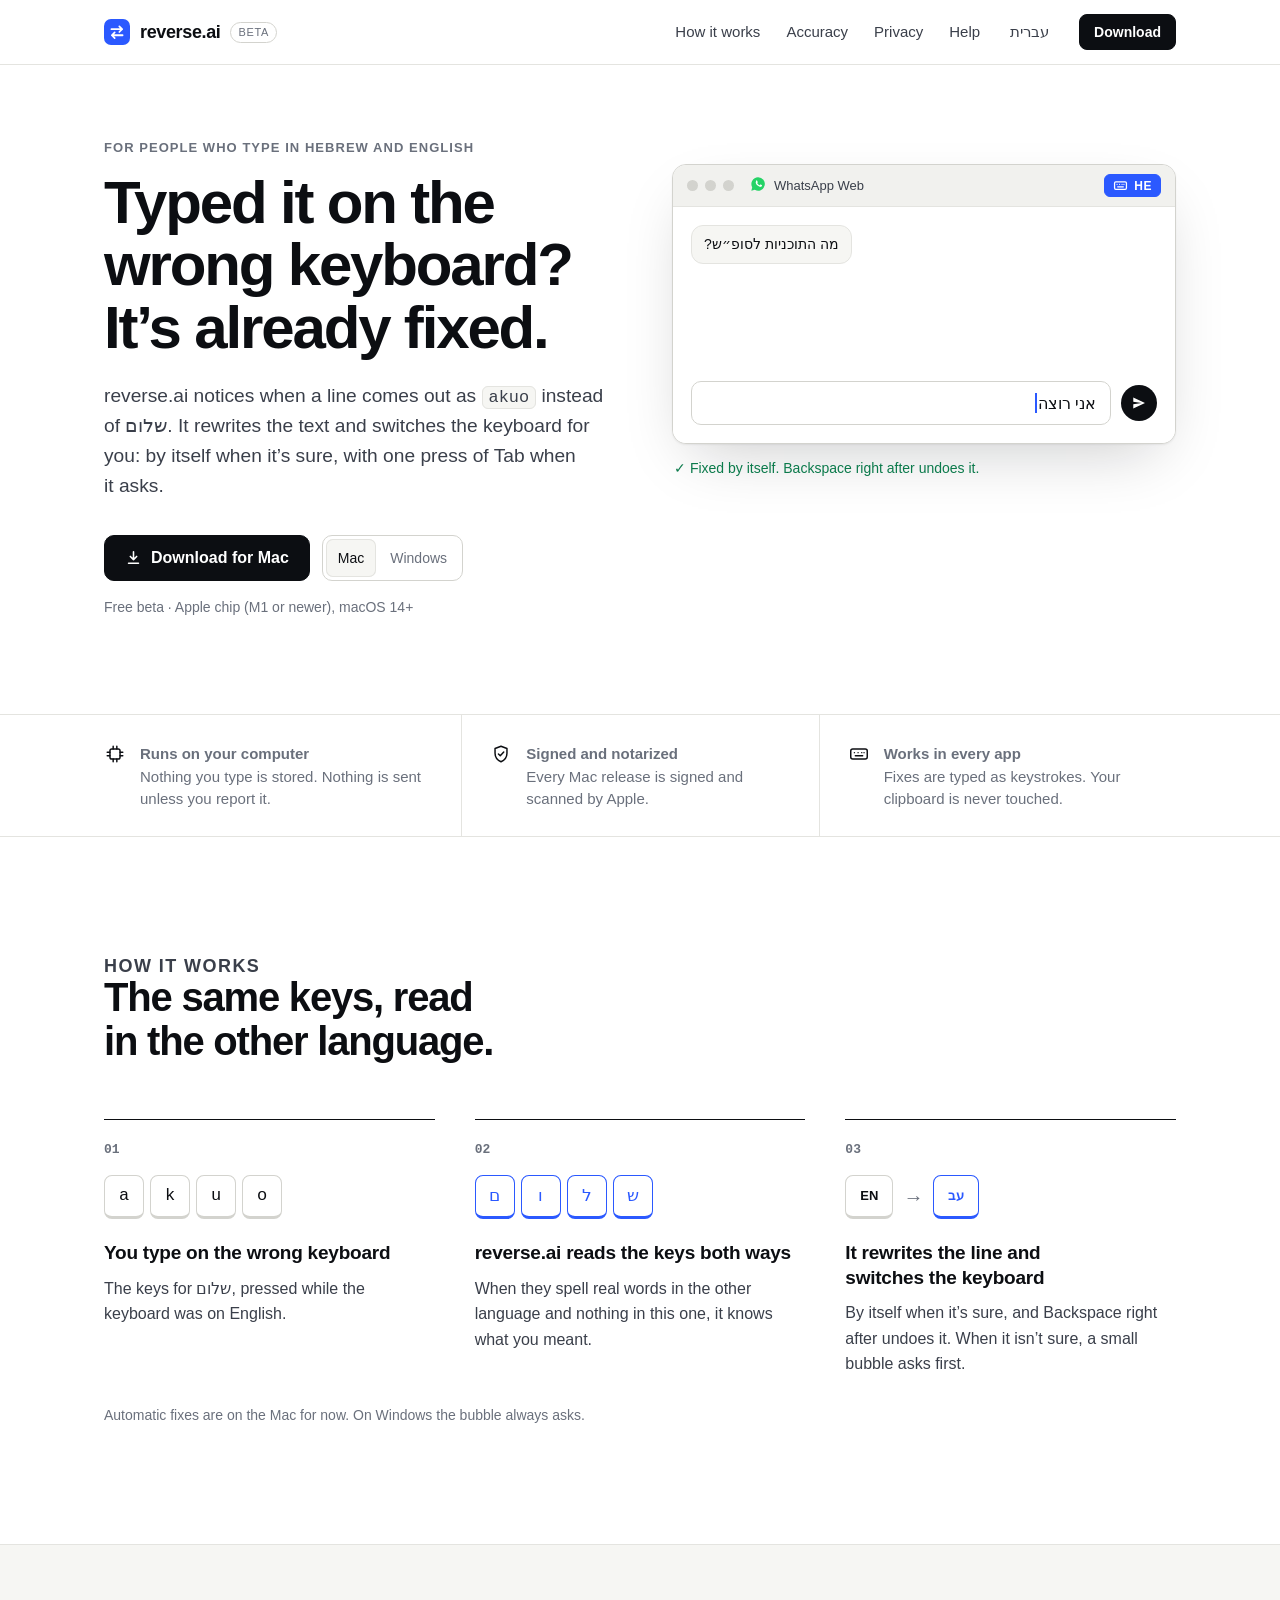
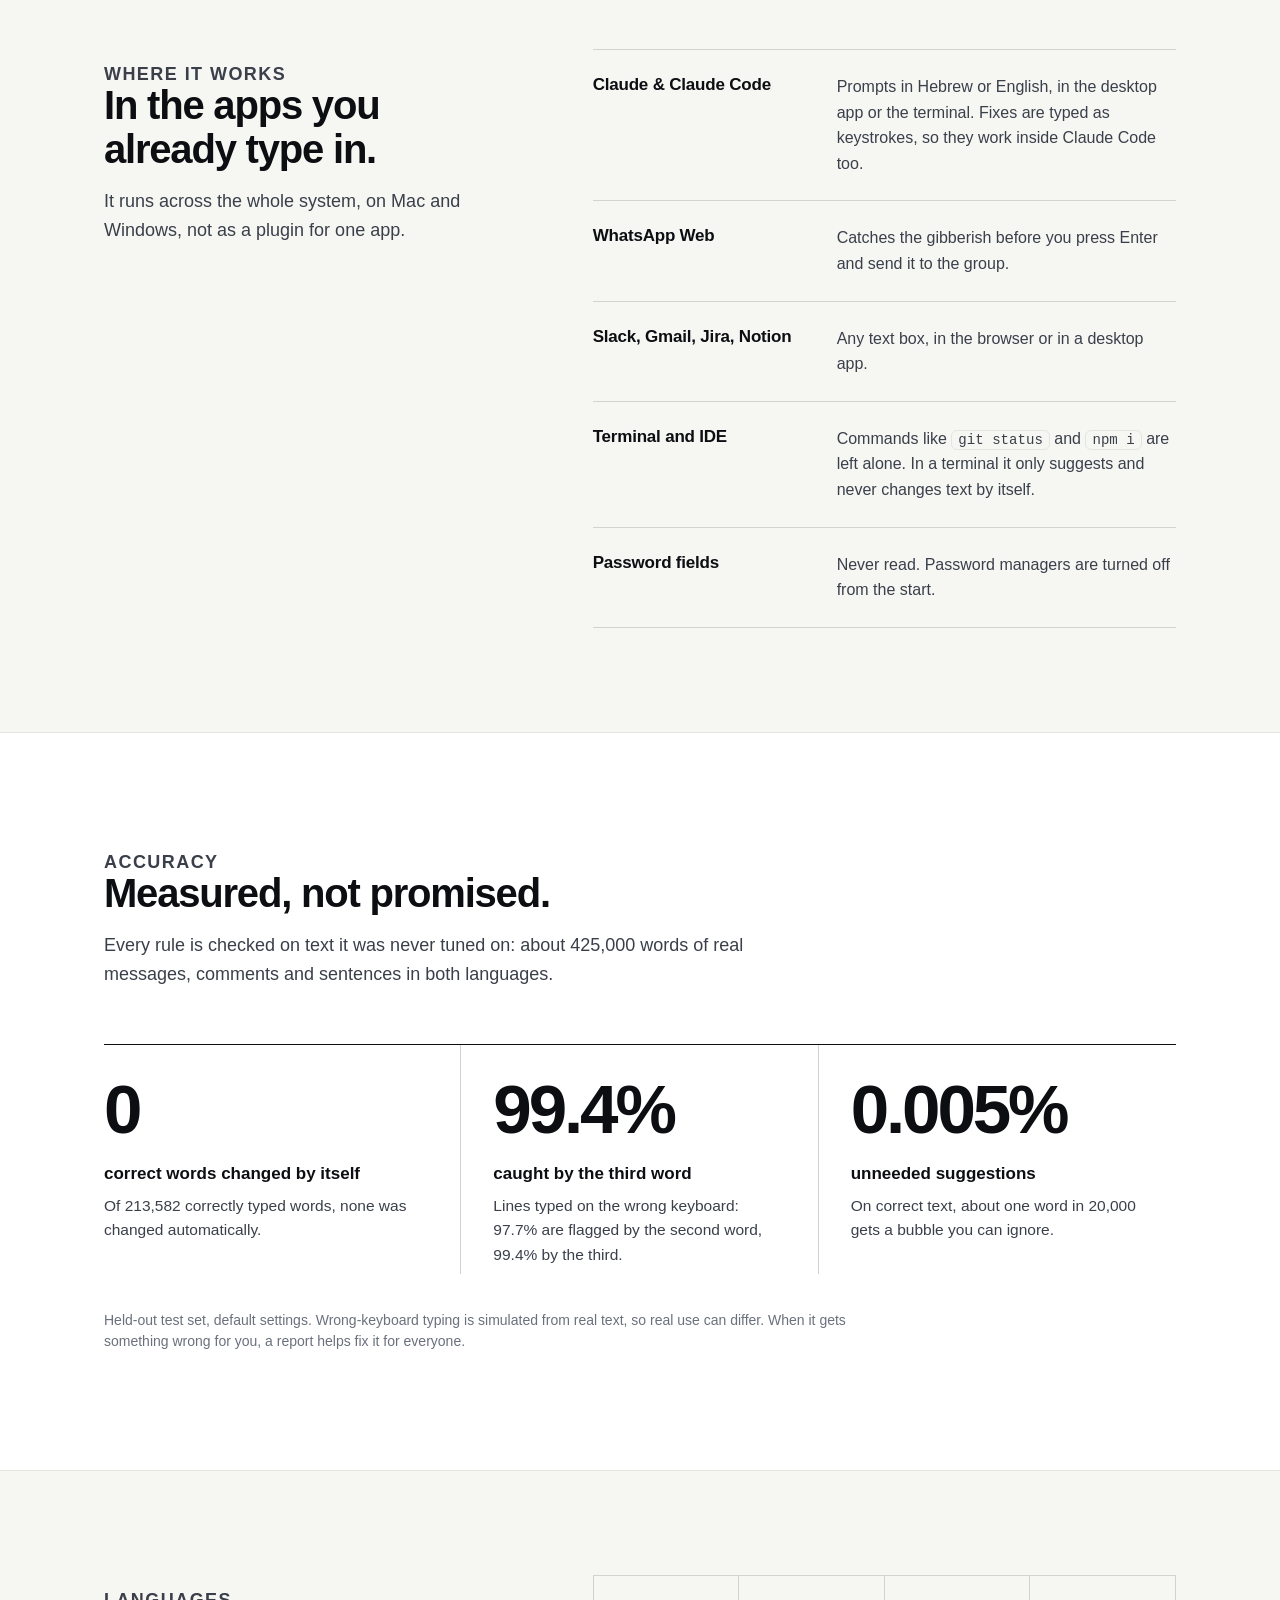
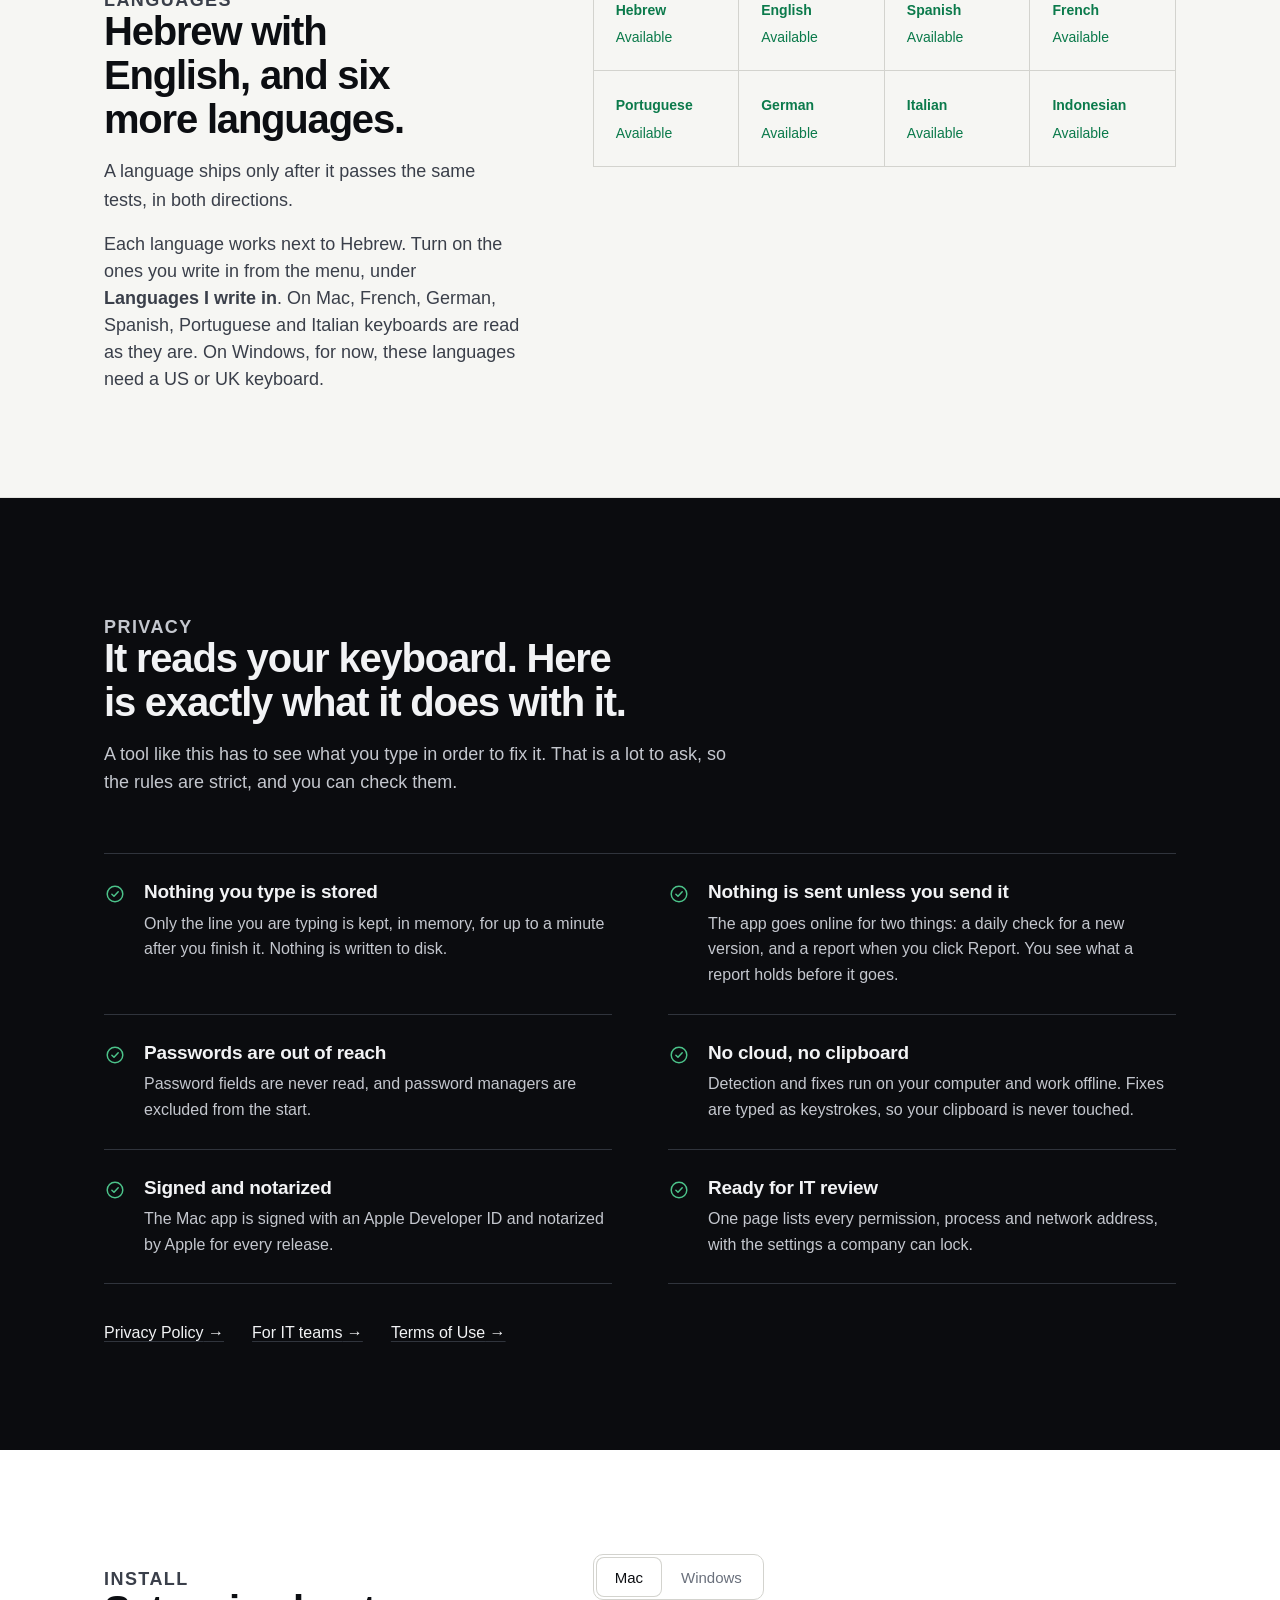
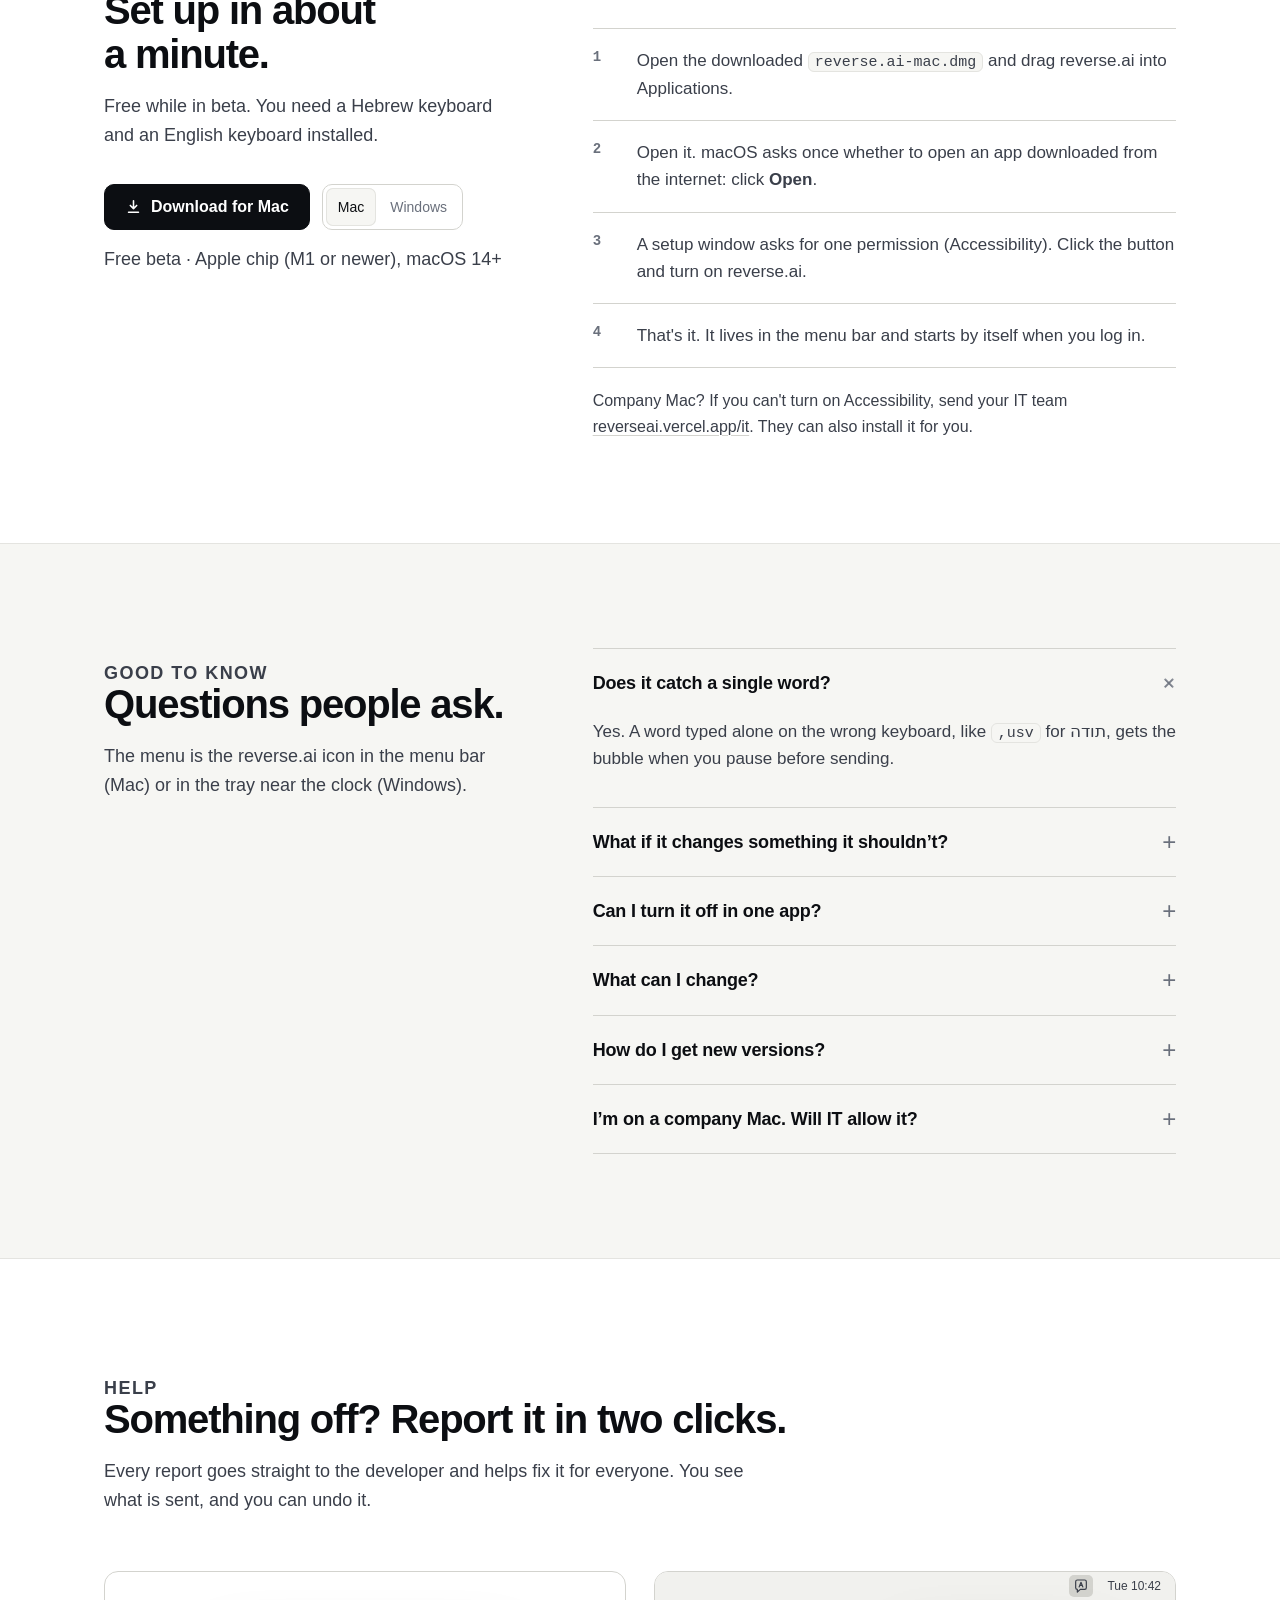
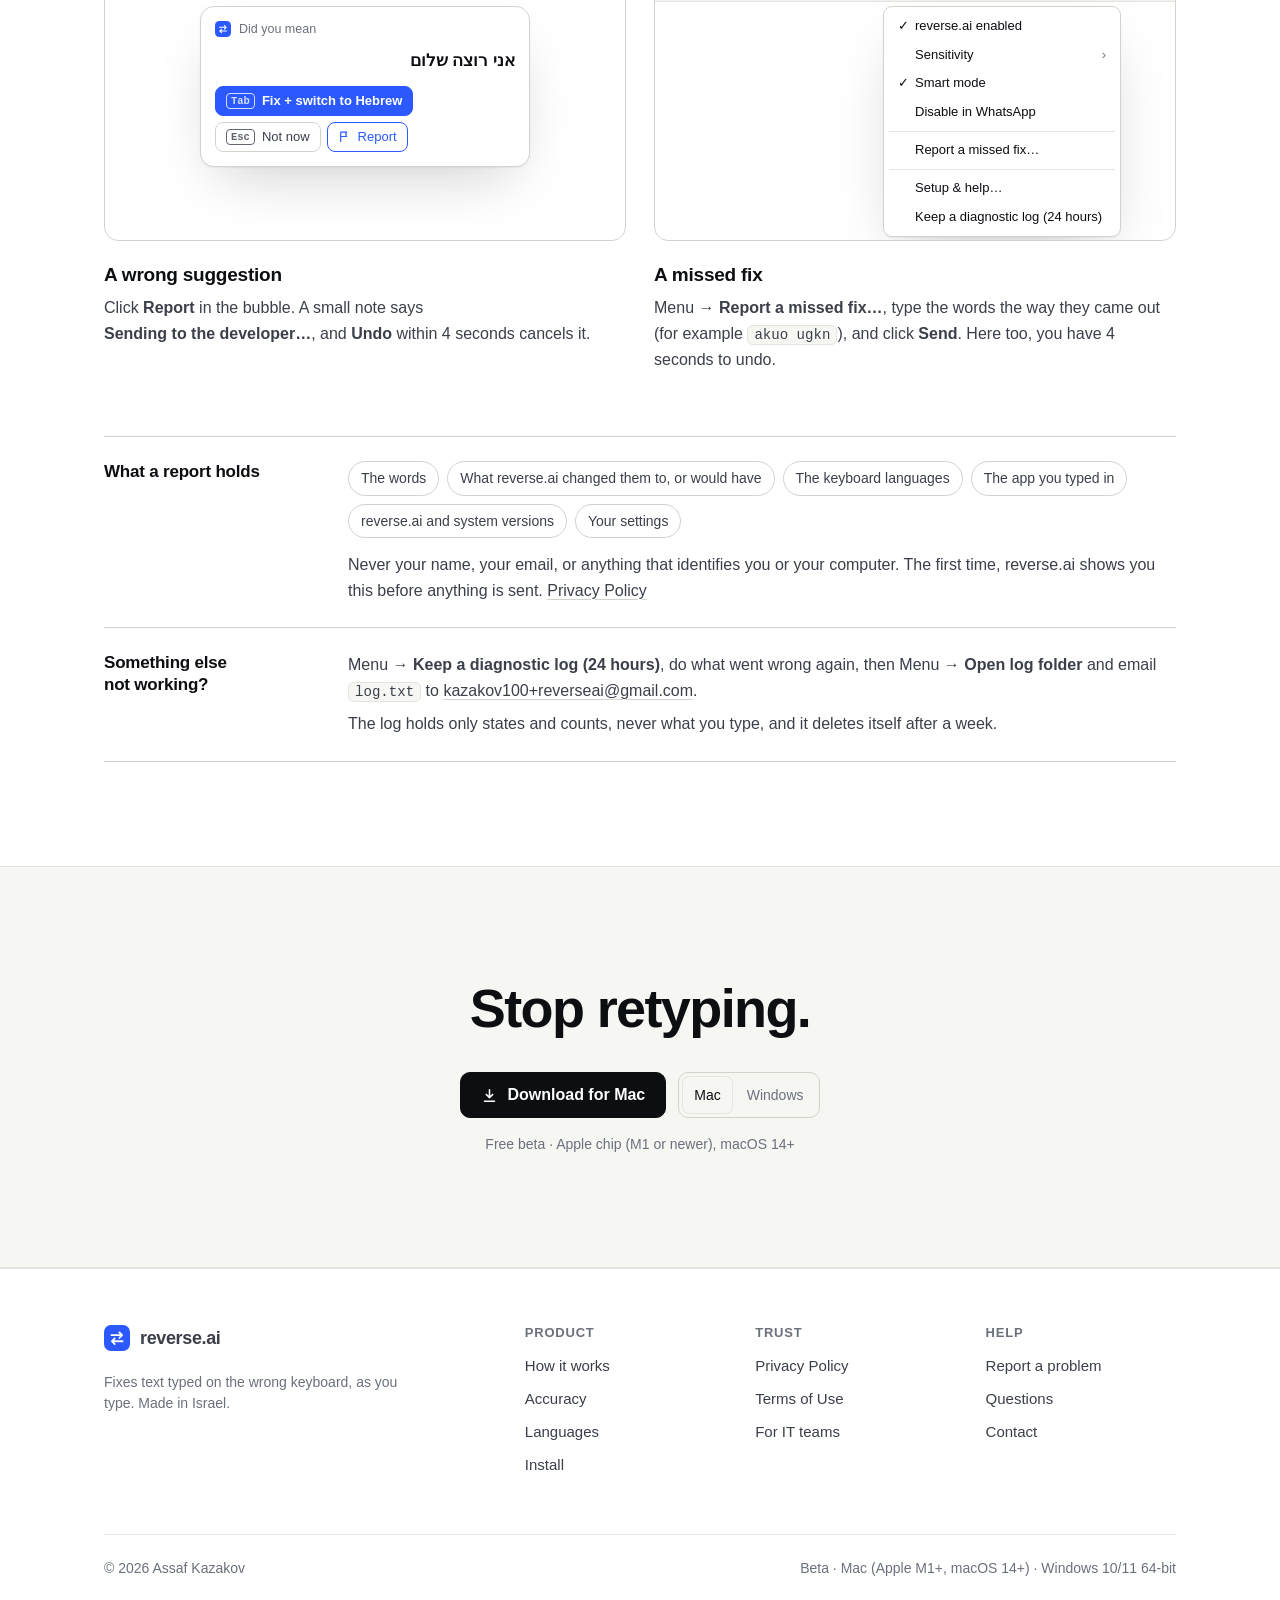
<file: index.html>
<!doctype html>
<html lang="en" dir="ltr">
<head>
<meta charset="utf-8">
<meta name="viewport" content="width=device-width, initial-scale=1">
<title>reverse.ai — the wrong keyboard, fixed as you type</title>
<meta name="description" content="reverse.ai notices when you type Hebrew on the English keyboard, or the other way round, rewrites the line and switches the keyboard. Runs on your computer. Free beta for Mac and Windows.">
<meta property="og:title" content="reverse.ai — the wrong keyboard, fixed as you type">
<meta property="og:description" content="Typed a line on the wrong keyboard? It's already fixed. Runs on your computer, in every app. Free beta for Mac and Windows.">
<meta property="og:type" content="website">
<meta name="theme-color" content="#ffffff" media="(prefers-color-scheme: light)">
<meta name="theme-color" content="#0b0c0f" media="(prefers-color-scheme: dark)">
<link rel="icon" href="data:image/svg+xml,%3Csvg xmlns='http://www.w3.org/2000/svg' viewBox='0 0 28 28'%3E%3Crect width='28' height='28' rx='7.5' fill='%232b59ff'/%3E%3Cpath d='M8 11h11.5m0 0-3-3m3 3-3 3M20 17.5H8.5m0 0 3-3m-3 3 3 3' fill='none' stroke='%23fff' stroke-width='1.9' stroke-linecap='round' stroke-linejoin='round'/%3E%3C/svg%3E">
<link rel="stylesheet" href="/assets/site.css">
</head>
<body>

<div class="nav">
  <div class="wrap">
    <a class="brand" href="/"><svg viewBox="0 0 28 28" aria-hidden="true"><rect width="28" height="28" rx="7.5" fill="var(--accent)"/><path d="M8 11h11.5m0 0-3-3m3 3-3 3M20 17.5H8.5m0 0 3-3m-3 3 3 3" fill="none" stroke="#fff" stroke-width="1.9" stroke-linecap="round" stroke-linejoin="round"/></svg><span>reverse.ai</span><span class="tag">Beta</span></a>
    <nav aria-label="Sections">
      <a href="#how"><span class="en">How it works</span><span class="he">איך זה עובד</span></a>
      <a href="#accuracy"><span class="en">Accuracy</span><span class="he">דיוק</span></a>
      <a href="#privacy"><span class="en">Privacy</span><span class="he">פרטיות</span></a>
      <a href="#help"><span class="en">Help</span><span class="he">עזרה</span></a>
    </nav>
    <button class="langbtn" id="lang" type="button"><span class="en">עברית</span><span class="he">English</span></button>
    <a class="btn sm" href="#install"><span class="en">Download</span><span class="he">הורדה</span></a>
  </div>
</div>

<main>
<section class="hero">
  <div class="wrap">
    <div>
      <p class="eyebrow"><span class="en">For people who type in Hebrew and English</span><span class="he">למי שמקליד בעברית ובאנגלית</span></p>
      <h1><span class="en">Typed it on the wrong keyboard? It’s already fixed.</span><span class="he">הקלדתם במקלדת הלא נכונה? זה כבר תוקן.</span></h1>
      <p class="lead">
        <span class="en">reverse.ai notices when a line comes out as <span class="k">akuo</span> instead of שלום. It rewrites the text and switches the keyboard for you: by itself when it’s sure, with one press of Tab when it asks.</span>
        <span class="he">reverse.ai שם לב כשיוצא <span class="k">akuo</span> במקום שלום. הוא משכתב את הטקסט ומחליף את שפת המקלדת בשבילכם: לבד כשהוא בטוח, ובלחיצה אחת על Tab כשהוא שואל.</span>
      </p>
      <div data-get></div>
    </div>

    <div class="demo" aria-hidden="true">
      <div class="window">
        <div class="bar">
          <span class="lights"><i></i><i></i><i></i></span>
          <span class="app" id="app"><span id="appIcon"></span><span id="appName">WhatsApp Web</span></span>
          <span class="kb" id="kb"><svg viewBox="0 0 24 24" fill="none" stroke="currentColor" stroke-width="2" stroke-linecap="round"><rect x="2.5" y="6" width="19" height="12" rx="2"/><path d="M6.5 10h.01M10.5 10h.01M14.5 10h.01M17.5 10h.01M7.5 14h9"/></svg><b id="kbLang">EN</b></span>
        </div>
        <div class="screen" id="screen">
          <div class="ctx" id="ctx"></div>
          <div class="row"><div class="field" id="field"><span id="typed"></span><span class="caret"></span></div><span class="send" id="send"></span></div>
        </div>
      </div>
      <div class="under">
        <p class="hint" id="hint"></p>
        <div class="bubble" id="bubble">
          <div class="bh"><svg viewBox="0 0 28 28" ><rect width="28" height="28" rx="7.5" fill="var(--accent)"/><path d="M8 11h11.5m0 0-3-3m3 3-3 3M20 17.5H8.5m0 0 3-3m-3 3 3 3" fill="none" stroke="#fff" stroke-width="1.9" stroke-linecap="round" stroke-linejoin="round"/></svg>Did you mean</div>
          <div class="sug" id="sug"></div>
          <div class="acts">
            <span class="act fix" id="fix"><span class="kc">Tab</span><span id="fixLabel"></span></span>
            <span class="act no"><span class="kc">Esc</span>Not now</span>
            <span class="act rep"><svg viewBox="0 0 24 24" fill="none" stroke="currentColor" stroke-width="2.2" stroke-linecap="round" stroke-linejoin="round"><path d="M5 21V4h11l-2 4 2 4H5"/></svg>Report</span>
          </div>
        </div>
      </div>
    </div>
  </div>
</section>

<div class="facts">
  <div class="wrap">
    <div class="fact"><svg viewBox="0 0 24 24" fill="none" stroke="currentColor" stroke-width="1.6" stroke-linecap="round" stroke-linejoin="round" aria-hidden="true"><rect x="6.5" y="6.5" width="11" height="11" rx="2"/><path d="M10 3.5v3M14 3.5v3M10 17.5v3M14 17.5v3M3.5 10h3M3.5 14h3M17.5 10h3M17.5 14h3"/></svg><div><b><span class="en">Runs on your computer</span><span class="he">רץ על המחשב שלכם</span></b><span><span class="en">Nothing you type is stored. Nothing is sent unless you report it.</span><span class="he">שום דבר שמקלידים לא נשמר, ושום דבר לא נשלח אלא אם דיווחתם.</span></span></div></div>
    <div class="fact"><svg viewBox="0 0 24 24" fill="none" stroke="currentColor" stroke-width="1.6" stroke-linecap="round" stroke-linejoin="round" aria-hidden="true"><path d="M12 3.5 5.5 6v5.2c0 4.2 2.7 7.6 6.5 9.3 3.8-1.7 6.5-5.1 6.5-9.3V6z"/><path d="m9.2 12 2 2 3.8-4.2"/></svg><div><b><span class="en">Signed and notarized</span><span class="he">חתום ומאומת</span></b><span><span class="en">Every Mac release is signed and scanned by Apple.</span><span class="he">כל גרסת מק נחתמת ונסרקת על ידי אפל.</span></span></div></div>
    <div class="fact"><svg viewBox="0 0 24 24" fill="none" stroke="currentColor" stroke-width="1.6" stroke-linecap="round" stroke-linejoin="round" aria-hidden="true"><rect x="3" y="6.5" width="18" height="11" rx="2.2"/><path d="M7 10.5h.01M11 10.5h.01M15 10.5h.01M17.5 10.5h.01M8 14h8"/></svg><div><b><span class="en">Works in every app</span><span class="he">עובד בכל אפליקציה</span></b><span><span class="en">Fixes are typed as keystrokes. Your clipboard is never touched.</span><span class="he">התיקון מוקלד כהקשות. לוח ההעתקה לא משתנה.</span></span></div></div>
  </div>
</div>

<section id="how">
  <div class="wrap">
    <div class="head">
      <p class="eyebrow"><span class="en">How it works</span><span class="he">איך זה עובד</span></p>
      <h2><span class="en">The same keys, read in the other language.</span><span class="he">אותם מקשים, בשפה השנייה.</span></h2>
    </div>
    <div class="steps">
      <div class="step">
        <div class="keys"><span class="key ">a</span><span class="key ">k</span><span class="key ">u</span><span class="key ">o</span></div>
        <h3><span class="en">You type on the wrong keyboard</span><span class="he">מקלידים במקלדת הלא נכונה</span></h3>
        <p><span class="en">The keys for שלום, pressed while the keyboard was on English.</span><span class="he">המקשים של שלום, כשהמקלדת על אנגלית.</span></p>
      </div>
      <div class="step">
        <div class="keys rtl"><span class="key on">ש</span><span class="key on">ל</span><span class="key on">ו</span><span class="key on">ם</span></div>
        <h3><span class="en">reverse.ai reads the keys both ways</span><span class="he">reverse.ai קורא את המקשים בשתי השפות</span></h3>
        <p><span class="en">When they spell real words in the other language and nothing in this one, it knows what you meant.</span><span class="he">כשבשפה השנייה יוצאות מילים אמיתיות ובשפה הזו לא, הוא יודע למה התכוונתם.</span></p>
      </div>
      <div class="step">
        <div class="keys"><span class="key wide">EN</span><span class="arrow">→</span><span class="key wide on">עב</span></div>
        <h3><span class="en">It rewrites the line and switches the keyboard</span><span class="he">הוא משכתב את השורה ומחליף מקלדת</span></h3>
        <p><span class="en">By itself when it’s sure, and Backspace right after undoes it. When it isn’t sure, a small bubble asks first.</span><span class="he">לבד כשהוא בטוח, ו-Backspace מיד אחרי מבטל. כשהוא לא בטוח, בועה קטנה שואלת קודם.</span></p>
      </div>
    </div>
    <p class="small" style="margin-top:28px"><span class="en">Automatic fixes are on the Mac for now. On Windows the bubble always asks.</span><span class="he">תיקון אוטומטי קיים בינתיים במק. בווינדוס הבועה שואלת תמיד.</span></p>
  </div>
</section>

<section class="soft" id="apps">
  <div class="wrap split">
    <div class="head">
      <p class="eyebrow"><span class="en">Where it works</span><span class="he">איפה זה עובד</span></p>
      <h2><span class="en">In the apps you already type in.</span><span class="he">באפליקציות שאתם כבר מקלידים בהן.</span></h2>
      <p><span class="en">It runs across the whole system, on Mac and Windows, not as a plugin for one app.</span><span class="he">הוא עובד בכל המערכת, במק ובווינדוס, ולא כתוסף לאפליקציה אחת.</span></p>
    </div>
    <ul class="rows">
      <li><h3 dir="ltr">Claude &amp; Claude Code</h3><p><span class="en">Prompts in Hebrew or English, in the desktop app or the terminal. Fixes are typed as keystrokes, so they work inside Claude Code too.</span><span class="he">פרומפטים בעברית או באנגלית, באפליקציה או בטרמינל. התיקון מוקלד כהקשות, אז הוא עובד גם בתוך Claude Code.</span></p></li>
      <li><h3 dir="ltr">WhatsApp Web</h3><p><span class="en">Catches the gibberish before you press Enter and send it to the group.</span><span class="he">תופס את הג׳יבריש לפני שלוחצים Enter ושולחים אותו לקבוצה.</span></p></li>
      <li><h3 dir="ltr">Slack, Gmail, Jira, Notion</h3><p><span class="en">Any text box, in the browser or in a desktop app.</span><span class="he">כל תיבת טקסט, בדפדפן או באפליקציה.</span></p></li>
      <li><h3><span class="en">Terminal and IDE</span><span class="he">טרמינל ו-IDE</span></h3><p><span class="en">Commands like <code>git status</code> and <code>npm i</code> are left alone. In a terminal it only suggests and never changes text by itself.</span><span class="he">פקודות כמו <code>git status</code> ו-<code>npm i</code> נשארות כמו שהן. בטרמינל הוא רק מציע, ואף פעם לא משנה טקסט לבד.</span></p></li>
      <li><h3><span class="en">Password fields</span><span class="he">שדות סיסמה</span></h3><p><span class="en">Never read. Password managers are turned off from the start.</span><span class="he">אף פעם לא נקראים. מנהלי סיסמאות כבויים מראש.</span></p></li>
    </ul>
  </div>
</section>

<section id="accuracy">
  <div class="wrap">
    <div class="head">
      <p class="eyebrow"><span class="en">Accuracy</span><span class="he">דיוק</span></p>
      <h2><span class="en">Measured, not promised.</span><span class="he">נמדד, לא מובטח.</span></h2>
      <p><span class="en">Every rule is checked on text it was never tuned on: about 425,000 words of real messages, comments and sentences in both languages.</span><span class="he">כל כלל נבדק על טקסט שהוא לא כוונן עליו: כ-425,000 מילים של הודעות, תגובות ומשפטים אמיתיים בשתי השפות.</span></p>
    </div>
    <div class="stats">
      <div class="stat"><span class="n">0</span><b><span class="en">correct words changed by itself</span><span class="he">מילים נכונות ששונו לבד</span></b><p><span class="en">Of 213,582 correctly typed words, none was changed automatically.</span><span class="he">מתוך 213,582 מילים שהוקלדו נכון, אף אחת לא שונתה אוטומטית.</span></p></div>
      <div class="stat"><span class="n">99.4%</span><b><span class="en">caught by the third word</span><span class="he">נתפס עד המילה השלישית</span></b><p><span class="en">Lines typed on the wrong keyboard: 97.7% are flagged by the second word, 99.4% by the third.</span><span class="he">שורות שהוקלדו במקלדת הלא נכונה: 97.7% מסומנות עד המילה השנייה, 99.4% עד השלישית.</span></p></div>
      <div class="stat"><span class="n">0.005%</span><b><span class="en">unneeded suggestions</span><span class="he">הצעות מיותרות</span></b><p><span class="en">On correct text, about one word in 20,000 gets a bubble you can ignore.</span><span class="he">בטקסט נכון, בערך מילה אחת מכל 20,000 מקבלת בועה שאפשר להתעלם ממנה.</span></p></div>
    </div>
    <p class="small method"><span class="en">Held-out test set, default settings. Wrong-keyboard typing is simulated from real text, so real use can differ. When it gets something wrong for you, a report helps fix it for everyone.</span><span class="he">סט בדיקה נפרד, בהגדרות ברירת המחדל. הקלדה במקלדת הלא נכונה מדומה מתוך טקסט אמיתי, ולכן בשימוש אמיתי התוצאות יכולות להיות שונות. כשמשהו משתבש אצלכם, דיווח עוזר לתקן את זה לכולם.</span></p>
  </div>
</section>

<section class="soft" id="languages">
  <div class="wrap split">
    <div class="head">
      <p class="eyebrow"><span class="en">Languages</span><span class="he">שפות</span></p>
      <h2><span class="en">Hebrew with English, and six more languages.</span><span class="he">עברית עם אנגלית, ועוד שש שפות.</span></h2>
      <p><span class="en">A language ships only after it passes the same tests, in both directions.</span><span class="he">שפה יוצאת רק אחרי שהיא עוברת את אותן בדיקות, בשני הכיוונים.</span></p>
      <p class="small"><span class="en">Each language works next to Hebrew. Turn on the ones you write in from the menu, under <b dir="ltr">Languages I write in</b>. On Mac, French, German, Spanish, Portuguese and Italian keyboards are read as they are. On Windows, for now, these languages need a US or UK keyboard.</span><span class="he">כל שפה עובדת לצד עברית. את השפות שכותבים בהן מפעילים בתפריט, תחת <b dir="ltr">Languages I write in</b>. במק, מקלדות צרפתית, גרמנית, ספרדית, פורטוגזית ואיטלקית נקראות כמו שהן. בווינדוס, בינתיים, השפות האלה צריכות מקלדת US או UK.</span></p>
    </div>
    <div class="langs">
      <div class="live"><b><span class="en">Hebrew</span><span class="he">עברית</span></b><span><span class="en">Available</span><span class="he">זמין</span></span></div>
      <div class="live"><b><span class="en">English</span><span class="he">אנגלית</span></b><span><span class="en">Available</span><span class="he">זמין</span></span></div>
      <div class="live"><b><span class="en">Spanish</span><span class="he">ספרדית</span></b><span><span class="en">Available</span><span class="he">זמין</span></span></div>
      <div class="live"><b><span class="en">French</span><span class="he">צרפתית</span></b><span><span class="en">Available</span><span class="he">זמין</span></span></div>
      <div class="live"><b><span class="en">Portuguese</span><span class="he">פורטוגזית</span></b><span><span class="en">Available</span><span class="he">זמין</span></span></div>
      <div class="live"><b><span class="en">German</span><span class="he">גרמנית</span></b><span><span class="en">Available</span><span class="he">זמין</span></span></div>
      <div class="live"><b><span class="en">Italian</span><span class="he">איטלקית</span></b><span><span class="en">Available</span><span class="he">זמין</span></span></div>
      <div class="live"><b><span class="en">Indonesian</span><span class="he">אינדונזית</span></b><span><span class="en">Available</span><span class="he">זמין</span></span></div>
    </div>
  </div>
</section>

<section class="dark" id="privacy">
  <div class="wrap">
    <div class="head">
      <p class="eyebrow"><span class="en">Privacy</span><span class="he">פרטיות</span></p>
      <h2><span class="en">It reads your keyboard. Here is exactly what it does with it.</span><span class="he">הוא קורא את המקלדת שלכם. הנה בדיוק מה שהוא עושה עם זה.</span></h2>
      <p><span class="en">A tool like this has to see what you type in order to fix it. That is a lot to ask, so the rules are strict, and you can check them.</span><span class="he">כלי כזה חייב לראות מה מקלידים כדי לתקן. זו בקשה גדולה, ולכן הכללים נוקשים, ואפשר לבדוק אותם.</span></p>
    </div>
    <div class="checks">
      <div class="check"><svg viewBox="0 0 24 24" fill="none" stroke="currentColor" stroke-width="1.6" stroke-linecap="round" stroke-linejoin="round" aria-hidden="true"><circle cx="12" cy="12" r="8.5"/><path d="m8.6 12.2 2.3 2.3 4.6-5"/></svg><div><h3><span class="en">Nothing you type is stored</span><span class="he">שום דבר שמקלידים לא נשמר</span></h3><p><span class="en">Only the line you are typing is kept, in memory, for up to a minute after you finish it. Nothing is written to disk.</span><span class="he">נשמרת רק השורה שמקלידים, בזיכרון, עד דקה אחרי שסיימתם אותה. שום דבר לא נכתב לדיסק.</span></p></div></div>
      <div class="check"><svg viewBox="0 0 24 24" fill="none" stroke="currentColor" stroke-width="1.6" stroke-linecap="round" stroke-linejoin="round" aria-hidden="true"><circle cx="12" cy="12" r="8.5"/><path d="m8.6 12.2 2.3 2.3 4.6-5"/></svg><div><h3><span class="en">Nothing is sent unless you send it</span><span class="he">שום דבר לא נשלח אלא אם שלחתם</span></h3><p><span class="en">The app goes online for two things: a daily check for a new version, and a report when you click Report. You see what a report holds before it goes.</span><span class="he">האפליקציה מתחברת לרשת לשני דברים: בדיקה יומית אם יש גרסה חדשה, ודיווח כשלוחצים Report. רואים מה יש בדיווח לפני שהוא נשלח.</span></p></div></div>
      <div class="check"><svg viewBox="0 0 24 24" fill="none" stroke="currentColor" stroke-width="1.6" stroke-linecap="round" stroke-linejoin="round" aria-hidden="true"><circle cx="12" cy="12" r="8.5"/><path d="m8.6 12.2 2.3 2.3 4.6-5"/></svg><div><h3><span class="en">Passwords are out of reach</span><span class="he">סיסמאות מחוץ לתחום</span></h3><p><span class="en">Password fields are never read, and password managers are excluded from the start.</span><span class="he">שדות סיסמה אף פעם לא נקראים, ומנהלי סיסמאות מוחרגים מראש.</span></p></div></div>
      <div class="check"><svg viewBox="0 0 24 24" fill="none" stroke="currentColor" stroke-width="1.6" stroke-linecap="round" stroke-linejoin="round" aria-hidden="true"><circle cx="12" cy="12" r="8.5"/><path d="m8.6 12.2 2.3 2.3 4.6-5"/></svg><div><h3><span class="en">No cloud, no clipboard</span><span class="he">בלי ענן, בלי לוח העתקה</span></h3><p><span class="en">Detection and fixes run on your computer and work offline. Fixes are typed as keystrokes, so your clipboard is never touched.</span><span class="he">הזיהוי והתיקון רצים על המחשב שלכם ועובדים גם בלי רשת. התיקון מוקלד כהקשות, ולוח ההעתקה לא משתנה.</span></p></div></div>
      <div class="check"><svg viewBox="0 0 24 24" fill="none" stroke="currentColor" stroke-width="1.6" stroke-linecap="round" stroke-linejoin="round" aria-hidden="true"><circle cx="12" cy="12" r="8.5"/><path d="m8.6 12.2 2.3 2.3 4.6-5"/></svg><div><h3><span class="en">Signed and notarized</span><span class="he">חתום ומאומת</span></h3><p><span class="en">The Mac app is signed with an Apple Developer ID and notarized by Apple for every release.</span><span class="he">אפליקציית המק חתומה ב-Apple Developer ID ועוברת אימות של אפל בכל גרסה.</span></p></div></div>
      <div class="check"><svg viewBox="0 0 24 24" fill="none" stroke="currentColor" stroke-width="1.6" stroke-linecap="round" stroke-linejoin="round" aria-hidden="true"><circle cx="12" cy="12" r="8.5"/><path d="m8.6 12.2 2.3 2.3 4.6-5"/></svg><div><h3><span class="en">Ready for IT review</span><span class="he">מוכן לבדיקת IT</span></h3><p><span class="en">One page lists every permission, process and network address, with the settings a company can lock.</span><span class="he">עמוד אחד מפרט כל הרשאה, תהליך וכתובת רשת, עם ההגדרות שארגון יכול לנעול.</span></p></div></div>
    </div>
    <div class="links">
      <a href="/privacy"><span class="en">Privacy Policy</span><span class="he">מדיניות פרטיות</span></a>
      <a href="/it"><span class="en">For IT teams</span><span class="he">לצוותי IT</span></a>
      <a href="/terms"><span class="en">Terms of Use</span><span class="he">תנאי שימוש</span></a>
    </div>
  </div>
</section>

<section id="install">
  <div class="wrap split">
    <div class="head">
      <p class="eyebrow"><span class="en">Install</span><span class="he">התקנה</span></p>
      <h2><span class="en">Set up in about a minute.</span><span class="he">התקנה בדקה בערך.</span></h2>
      <p><span class="en">Free while in beta. You need a Hebrew keyboard and an English keyboard installed.</span><span class="he">חינם בתקופת הבטא. צריך שיהיו מותקנות מקלדת עברית ומקלדת אנגלית.</span></p>
      <div data-get></div>
    </div>
    <div>
      <div class="tabs" role="tablist">
        <button class="tab" role="tab" id="t-mac" aria-controls="p-mac" type="button">Mac</button>
        <button class="tab" role="tab" id="t-win" aria-controls="p-win" type="button">Windows</button>
      </div>
      <div class="panel" id="p-mac" role="tabpanel" aria-labelledby="t-mac">
    <ol class="he">
      <li>פותחים את <code>reverse.ai-mac.dmg</code> שירד וגוררים את reverse.ai לתיקיית Applications.</li>
      <li>פותחים את האפליקציה. macOS שואל פעם אחת אם לפתוח אפליקציה שהורדה מהאינטרנט: לוחצים <b>פתח</b>.</li>
      <li>חלון הגדרה יבקש הרשאה אחת (נגישות). לוחצים על הכפתור ומפעילים את reverse.ai.</li>
      <li>זהו. האפליקציה נמצאת בשורת התפריטים למעלה ועולה לבד בכניסה למחשב.</li>
    </ol>
    <ol class="en">
      <li>Open the downloaded <code>reverse.ai-mac.dmg</code> and drag reverse.ai into Applications.</li>
      <li>Open it. macOS asks once whether to open an app downloaded from the internet: click <b dir="ltr">Open</b>.</li>
      <li>A setup window asks for one permission (Accessibility). Click the button and turn on reverse.ai.</li>
      <li>That's it. It lives in the menu bar and starts by itself when you log in.</li>
    </ol>
    <p class="he">מק של העבודה? אם אי אפשר להפעיל את הרשאת הנגישות, שלחו ל-IT את <a href="/it">reverseai.vercel.app/it</a>. הם יכולים גם להתקין לכם את האפליקציה.</p>
    <p class="en">Company Mac? If you can't turn on Accessibility, send your IT team <a href="/it">reverseai.vercel.app/it</a>. They can also install it for you.</p>
  </div>
      <div class="panel" id="p-win" role="tabpanel" aria-labelledby="t-win" hidden>
    <ol class="he">
      <li>מחלצים את <code>reverse.ai-windows.zip</code> שירד ומריצים את reverse.ai.exe.</li>
      <li>אם מופיע "Windows protected your PC" (הבטא עוד לא חתומה): <b dir="ltr">More info</b> ← <b dir="ltr">Run anyway</b>.</li>
      <li>זהו. האפליקציה נמצאת במגש המערכת (^ ליד השעון) ועולה עם ווינדוס.</li>
      <li>גרסת ווינדוס ראשונה: אם משהו לא עובד, ראו <a href="#help">משהו לא עבד?</a> למטה.</li>
    </ol>
    <ol class="en">
      <li>Unzip the downloaded <code>reverse.ai-windows.zip</code> and run reverse.ai.exe.</li>
      <li>If Windows shows "Windows protected your PC" (this beta isn't signed yet): <b dir="ltr">More info</b> → <b dir="ltr">Run anyway</b>.</li>
      <li>That's it. It lives in the tray (^ near the clock) and starts with Windows.</li>
      <li>First Windows build: if something misbehaves, see <a href="#help">Something off?</a> below.</li>
    </ol>
  </div>
    </div>
  </div>
</section>

<section class="soft" id="questions">
  <div class="wrap split">
    <div class="head">
      <p class="eyebrow"><span class="en">Good to know</span><span class="he">כדאי לדעת</span></p>
      <h2><span class="en">Questions people ask.</span><span class="he">שאלות ששואלים.</span></h2>
      <p><span class="en">The menu is the reverse.ai icon in the menu bar (Mac) or in the tray near the clock (Windows).</span><span class="he">התפריט הוא האייקון של reverse.ai בשורת התפריטים (מק) או במגש המערכת ליד השעון (ווינדוס).</span></p>
    </div>
    <div class="faq">
      <details open><summary><span class="en">Does it catch a single word?</span><span class="he">הוא תופס גם מילה אחת?</span></summary><div class="a">
        <p class="en">Yes. A word typed alone on the wrong keyboard, like <span class="k">,usv</span> for תודה, gets the bubble when you pause before sending.</p>
        <p class="he">כן. מילה שהוקלדה לבד במקלדת הלא נכונה, כמו <span class="k">,usv</span> במקום תודה, מקבלת בועה כשעוצרים רגע לפני ששולחים.</p></div></details>
      <details><summary><span class="en">What if it changes something it shouldn’t?</span><span class="he">ומה אם הוא משנה משהו שלא היה צריך?</span></summary><div class="a">
        <p><span class="en">Press Backspace right after an automatic fix and the line goes back to what you typed. reverse.ai then leaves that line alone.</span><span class="he">לוחצים Backspace מיד אחרי תיקון אוטומטי, והשורה חוזרת למה שהקלדתם. reverse.ai לא נוגע יותר בשורה הזו.</span></p></div></details>
      <details><summary><span class="en">Can I turn it off in one app?</span><span class="he">אפשר לכבות אותו באפליקציה אחת?</span></summary><div class="a">
        <p class="en">Menu → <b dir="ltr">Disable in …</b> turns reverse.ai off for the app you’re in.</p>
        <p class="he">בתפריט ← <b dir="ltr">Disable in …</b> מכבה את reverse.ai באפליקציה שבה אתם נמצאים.</p></div></details>
      <details><summary><span class="en">What can I change?</span><span class="he">מה אפשר לשנות?</span></summary><div class="a">
        <p class="en"><b dir="ltr">Strict</b> or <b dir="ltr">Balanced</b> sensitivity, <b dir="ltr">Smart mode</b> (an AI check that runs on your computer when you pause), and automatic fixes when it’s sure. All in the menu.</p>
        <p class="he">רגישות <b dir="ltr">Strict</b> או <b dir="ltr">Balanced</b>, <b dir="ltr">Smart mode</b> (בדיקת AI שרצה על המחשב שלכם כשעוצרים להקליד), ותיקון אוטומטי כשהוא בטוח. הכל בתפריט.</p></div></details>
      <details><summary><span class="en">How do I get new versions?</span><span class="he">איך מקבלים גרסאות חדשות?</span></summary><div class="a">
        <p class="en">When a new version is out, reverse.ai tells you once. Menu → <b dir="ltr">Download version…</b>, then install it like the first time. It never installs anything by itself.</p>
        <p class="he">כשיוצאת גרסה חדשה, reverse.ai מודיע פעם אחת. בתפריט ← <b dir="ltr">Download version…</b>, ומתקינים כמו בפעם הראשונה. הוא אף פעם לא מתקין משהו לבד.</p></div></details>
      <details><summary><span class="en">I’m on a company Mac. Will IT allow it?</span><span class="he">יש לי מק של העבודה. ה-IT יאשר?</span></summary><div class="a">
        <p class="en">Send your IT team <a href="/it">reverseai.vercel.app/it</a>. It lists what the app does and needs, and they can install it for you.</p>
        <p class="he">שלחו לצוות ה-IT את <a href="/it">reverseai.vercel.app/it</a>. העמוד מפרט מה האפליקציה עושה וצריכה, והם יכולים גם להתקין אותה בשבילכם.</p></div></details>
    </div>
  </div>
</section>

<section id="help">
  <div class="wrap">
    <div class="head">
      <p class="eyebrow"><span class="en">Help</span><span class="he">עזרה</span></p>
      <h2><span class="en">Something off? Report it in two clicks.</span><span class="he">משהו לא עבד? מדווחים בשתי לחיצות.</span></h2>
      <p><span class="en">Every report goes straight to the developer and helps fix it for everyone. You see what is sent, and you can undo it.</span><span class="he">כל דיווח מגיע ישר למפתח ועוזר לתקן את זה לכולם. רואים מה נשלח, ואפשר לבטל.</span></p>
    </div>
    <div class="pics">
      <div class="pic">
        <div class="mock" aria-hidden="true">
          <div class="bubble" id="rb">
            <div class="bh"><svg viewBox="0 0 28 28" ><rect width="28" height="28" rx="7.5" fill="var(--accent)"/><path d="M8 11h11.5m0 0-3-3m3 3-3 3M20 17.5H8.5m0 0 3-3m-3 3 3 3" fill="none" stroke="#fff" stroke-width="1.9" stroke-linecap="round" stroke-linejoin="round"/></svg>Did you mean</div>
            <div class="sug" dir="rtl">אני רוצה שלום</div>
            <div class="acts">
              <span class="act fix"><span class="kc">Tab</span>Fix + switch to Hebrew</span>
              <span class="act no"><span class="kc">Esc</span>Not now</span>
              <span class="act rep" id="rbReport"><svg viewBox="0 0 24 24" fill="none" stroke="currentColor" stroke-width="2.2" stroke-linecap="round" stroke-linejoin="round"><path d="M5 21V4h11l-2 4 2 4H5"/></svg>Report</span>
            </div>
          </div>
          <div class="toast" id="rt1"></div>
        </div>
        <h3><span class="en">A wrong suggestion</span><span class="he">הצעה שגויה</span></h3>
        <p class="en">Click <b dir="ltr">Report</b> in the bubble. A small note says <b dir="ltr">Sending to the developer…</b>, and <b dir="ltr">Undo</b> within 4 seconds cancels it.</p>
        <p class="he">לוחצים <b dir="ltr">Report</b> בבועה. מופיעה הודעה קטנה, <b dir="ltr">Sending to the developer…</b>, ולחיצה על <b dir="ltr">Undo</b> תוך 4 שניות מבטלת.</p>
      </div>
      <div class="pic">
        <div class="mock" aria-hidden="true">
          <div class="mbar"><span class="mi" id="rmIcon"><svg viewBox="0 0 24 24" fill="none" stroke="currentColor" stroke-width="1.8" stroke-linejoin="round"><path d="M4 5.5A2.5 2.5 0 0 1 6.5 3h11A2.5 2.5 0 0 1 20 5.5v9a2.5 2.5 0 0 1-2.5 2.5H11l-4.5 4v-4h0A2.5 2.5 0 0 1 4 14.5z"/><path d="M9.2 13.5 12 6.5l2.8 7M10.2 11h3.6" stroke-linecap="round"/></svg></span><span>Tue 10:42</span></div>
          <div class="menu" id="rm">
            <div class="ck">reverse.ai enabled</div>
            <div class="gt">Sensitivity</div>
            <div class="ck">Smart mode</div>
            <div>Disable in WhatsApp</div>
            <hr>
            <div id="rmItem">Report a missed fix…</div>
            <hr>
            <div>Setup &amp; help…</div>
            <div>Keep a diagnostic log (24 hours)</div>
          </div>
          <div class="dlg" id="rd">
            <b>Report a missed fix</b>
            <p>Type the words reverse.ai should have fixed, the way they came out.</p>
            <div class="in" id="rdIn"></div>
            <div class="in ph">Anything to add? (optional)</div>
            <div class="bt"><span>Cancel</span><span class="go" id="rdSend">Send</span></div>
          </div>
          <div class="toast" id="rt2"></div>
        </div>
        <h3><span class="en">A missed fix</span><span class="he">תיקון שפוספס</span></h3>
        <p class="en">Menu → <b dir="ltr">Report a missed fix…</b>, type the words the way they came out (for example <span class="k">akuo ugkn</span>), and click <b dir="ltr">Send</b>. Here too, you have 4 seconds to undo.</p>
        <p class="he">בתפריט ← <b dir="ltr">Report a missed fix…</b>, מקלידים את המילים כמו שהן יצאו (למשל <span class="k">akuo ugkn</span>), ולוחצים <b dir="ltr">Send</b>. גם כאן אפשר לבטל תוך 4 שניות.</p>
      </div>
    </div>
    <ul class="rows" style="margin-top:64px">
      <li><h3><span class="en">What a report holds</span><span class="he">מה יש בדיווח</span></h3><div>
        <div class="chips en"><span>The words</span><span>What reverse.ai changed them to, or would have</span><span>The keyboard languages</span><span>The app you typed in</span><span>reverse.ai and system versions</span><span>Your settings</span></div>
        <div class="chips he"><span>המילים</span><span>למה reverse.ai שינה אותן, או היה משנה</span><span>שפות המקלדת</span><span>האפליקציה שבה הקלדתם</span><span>הגרסה של reverse.ai ושל המערכת</span><span>ההגדרות שלכם</span></div>
        <p class="en">Never your name, your email, or anything that identifies you or your computer. The first time, reverse.ai shows you this before anything is sent. <a href="/privacy">Privacy Policy</a></p>
        <p class="he">אף פעם לא השם שלכם, המייל או משהו שמזהה אתכם או את המחשב. בפעם הראשונה reverse.ai מראה את זה לפני שמשהו נשלח. <a href="/privacy">מדיניות פרטיות</a></p></div></li>
      <li><h3><span class="en">Something else not working?</span><span class="he">משהו אחר לא עובד?</span></h3><div>
        <p class="en">Menu → <b dir="ltr">Keep a diagnostic log (24 hours)</b>, do what went wrong again, then Menu → <b dir="ltr">Open log folder</b> and email <code>log.txt</code> to <a href="mailto:kazakov100+reverseai@gmail.com">kazakov100+reverseai@gmail.com</a>.</p>
        <p class="he">בתפריט ← <b dir="ltr">Keep a diagnostic log (24 hours)</b>, עושים שוב את מה שלא עבד, ואז בתפריט ← <b dir="ltr">Open log folder</b> ושולחים את <code>log.txt</code> במייל אל <a href="mailto:kazakov100+reverseai@gmail.com" dir="ltr">kazakov100+reverseai@gmail.com</a></p>
        <p><span class="en">The log holds only states and counts, never what you type, and it deletes itself after a week.</span><span class="he">ביומן יש רק מצבים וספירות, אף פעם לא מה שמקלידים, והוא נמחק לבד אחרי שבוע.</span></p></div></li>
    </ul>
  </div>
</section>

<section class="soft close">
  <div class="wrap">
    <h2><span class="en">Stop retyping.</span><span class="he">מספיק להקליד מחדש.</span></h2>
    <div data-get data-center></div>
  </div>
</section>
</main>

<footer>
  <div class="wrap">
    <div class="fgrid">
      <div>
        <a class="brand" href="/"><svg viewBox="0 0 28 28" aria-hidden="true"><rect width="28" height="28" rx="7.5" fill="var(--accent)"/><path d="M8 11h11.5m0 0-3-3m3 3-3 3M20 17.5H8.5m0 0 3-3m-3 3 3 3" fill="none" stroke="#fff" stroke-width="1.9" stroke-linecap="round" stroke-linejoin="round"/></svg><span>reverse.ai</span></a>
        <p class="small" style="max-width:300px;margin-top:14px"><span class="en">Fixes text typed on the wrong keyboard, as you type. Made in Israel.</span><span class="he">מתקן טקסט שהוקלד במקלדת הלא נכונה, תוך כדי הקלדה. נוצר בישראל.</span></p>
      </div>
      <div><h4><span class="en">Product</span><span class="he">המוצר</span></h4><ul>
        <li><a href="#how"><span class="en">How it works</span><span class="he">איך זה עובד</span></a></li>
        <li><a href="#accuracy"><span class="en">Accuracy</span><span class="he">דיוק</span></a></li>
        <li><a href="#languages"><span class="en">Languages</span><span class="he">שפות</span></a></li>
        <li><a href="#install"><span class="en">Install</span><span class="he">התקנה</span></a></li>
      </ul></div>
      <div><h4><span class="en">Trust</span><span class="he">אמון</span></h4><ul>
        <li><a href="/privacy"><span class="en">Privacy Policy</span><span class="he">מדיניות פרטיות</span></a></li>
        <li><a href="/terms"><span class="en">Terms of Use</span><span class="he">תנאי שימוש</span></a></li>
        <li><a href="/it"><span class="en">For IT teams</span><span class="he">לצוותי IT</span></a></li>
      </ul></div>
      <div><h4><span class="en">Help</span><span class="he">עזרה</span></h4><ul>
        <li><a href="#help"><span class="en">Report a problem</span><span class="he">דיווח על בעיה</span></a></li>
        <li><a href="#questions"><span class="en">Questions</span><span class="he">שאלות</span></a></li>
        <li><a href="mailto:kazakov100+reverseai@gmail.com"><span class="en">Contact</span><span class="he">יצירת קשר</span></a></li>
      </ul></div>
    </div>
    <div class="fnote"><span>© 2026 Assaf Kazakov</span><span dir="ltr">Beta · Mac (Apple M1+, macOS 14+) · Windows 10/11 64-bit</span></div>
  </div>
</footer>

<script>
(function () {
  var root = document.documentElement;
  function setLang(l) {
    root.lang = l; root.dir = l === 'he' ? 'rtl' : 'ltr';
    try { localStorage.setItem('lang', l); } catch (e) {}
  }
  var saved = null;
  try { saved = localStorage.getItem('lang'); } catch (e) {}
  setLang(saved === 'he' ? 'he' : 'en');
  document.getElementById('lang').onclick = function () { setLang(root.lang === 'he' ? 'en' : 'he'); };

  // which download to lead with
  var ua = navigator.userAgent, touch = navigator.maxTouchPoints > 1;
  var os = /Windows/.test(ua) ? 'win'
         : (/iPhone|iPad|iPod|Android/.test(ua) || (/Macintosh/.test(ua) && touch)) ? 'mobile'
         : /Macintosh|Mac OS X/.test(ua) ? 'mac' : 'other';
  var R = 'https://github.com/kazakov100/reverse-ai/releases/latest/download/';
  var icon = '<svg viewBox="0 0 24 24" fill="none" stroke="currentColor" stroke-width="2.2" stroke-linecap="round" stroke-linejoin="round"><path d="M12 4v11m0 0l-4.5-4.5M12 15l4.5-4.5M5 20h14"/></svg>';
  function file(which) { return R + (which === 'mac' ? 'reverse.ai-mac.dmg' : 'reverse.ai-windows.zip'); }
  function btn(which) {
    var mac = which === 'mac';
    return '<a class="btn" href="' + file(which) + '">' + icon +
      '<span class="he">הורדה ל' + (mac ? 'מק' : 'ווינדוס') + '</span><span class="en">Download for ' + (mac ? 'Mac' : 'Windows') + '</span></a>';
  }
  var note = os === 'mobile' ? '<p class="small sys"><span class="he">reverse.ai עובד על מחשב. פתחו את הקישור הזה במק או בווינדוס כדי להוריד.</span><span class="en">reverse.ai runs on computers. Open this link on your Mac or Windows PC to download.</span></p>' : '';
  // the chosen system drives the download buttons, the Mac / Windows switch and the install steps
  function show(which) {
    ['mac', 'win'].forEach(function (k) {
      document.getElementById('t-' + k).setAttribute('aria-selected', k === which);
      document.getElementById('p-' + k).hidden = k !== which;
    });
    document.querySelectorAll('[data-get]').forEach(function (get) {
      get.innerHTML = '<div class="cta">' + btn(which) +
        '<div class="seg" role="group" aria-label="System">' +
        '<button type="button" data-os="mac" aria-pressed="' + (which === 'mac') + '">Mac</button>' +
        '<button type="button" data-os="win" aria-pressed="' + (which === 'win') + '">Windows</button></div></div>' + note +
        '<p class="small sys"><span class="he">' + (which === 'mac' ? 'בטא חינמית · שבב של אפל (M1 ומעלה), macOS 14 ומעלה' : 'בטא חינמית · Windows 10/11, ‏64 ביט') + '</span>' +
        '<span class="en">' + (which === 'mac' ? 'Free beta · Apple chip (M1 or newer), macOS 14+' : 'Free beta · Windows 10/11, 64-bit') + '</span></p>';
      get.querySelectorAll('.seg button').forEach(function (b) { b.onclick = function () { show(b.dataset.os); }; });
    });
  }
  document.getElementById('t-mac').onclick = function () { show('mac'); };
  document.getElementById('t-win').onclick = function () { show('win'); };
  show(os === 'win' ? 'win' : 'mac');

  // demo: a wrong-keyboard line in four apps. When it's sure (auto: after that many words) it fixes the line by itself;
  // otherwise (and always in terminals) the bubble asks and Tab fixes it. Either way the keyboard switches and you keep typing.
  var scenes = [
    { app: 'WhatsApp Web', kind: 'wa', ctx: '<div class="msg">מה התוכניות לסופ״ש?</div>',
      send: '<svg viewBox="0 0 24 24"><path d="M3.4 20.4 21 12 3.4 3.6 3.4 10l12.6 2-12.6 2z"/></svg>',
      icon: '<svg viewBox="0 0 24 24"><path fill="#25D366" d="M12 2a10 10 0 0 0-8.7 14.9L2 22l5.3-1.3A10 10 0 1 0 12 2z"/><path fill="#fff" d="M9 7.3c.2-.4.4-.4.7-.4h.5c.2 0 .4 0 .6.4l.8 1.9c.1.2.1.4-.1.6l-.5.6c-.1.2-.2.3 0 .6.4.7.9 1.3 1.5 1.8.7.6 1.3.9 1.6 1 .2.1.4.1.5-.1l.7-.8c.2-.2.3-.2.6-.1l1.7.8c.2.1.4.2.4.4 0 .3 0 1-.4 1.5-.5.5-1.3.9-2.1.8-.9-.1-2.4-.5-4-1.9-1.7-1.5-2.6-3.3-2.8-4-.2-.7-.1-1.5.3-2.1z"/></svg>', src: 'tbh rumv kgau, navu fti', dst: 'אני רוצה לעשות משהו כאן', more: ', מי בא?', from: 'EN', target: 'Hebrew', auto: 2 },
    { app: 'Slack', kind: 'slack', ctx: '<div class="sl-ch"># product</div><div class="sl-msg"><span class="av">N</span><span><b dir="ltr">Noa</b>the new build is ready for review</span></div>',
      send: '<svg viewBox="0 0 24 24"><path d="M3.4 20.4 21 12 3.4 3.6 3.4 10l12.6 2-12.6 2z"/></svg>',
      icon: '<svg viewBox="0 0 24 24"><rect x="6" y="2" width="3.6" height="12" rx="1.8" fill="#36C5F0"/><rect x="10" y="6" width="12" height="3.6" rx="1.8" fill="#2EB67D"/><rect x="14.4" y="10" width="3.6" height="12" rx="1.8" fill="#ECB22E"/><rect x="2" y="14.4" width="12" height="3.6" rx="1.8" fill="#E01E5A"/></svg>', src: "בשמ 'ק דטמב שכאקר ךומבי", dst: 'can we sync after lunch', more: ' tomorrow?', from: 'HE', target: 'English', auto: 2 },
    { app: 'Gmail', kind: 'gmail', ctx: '<div class="gm-head">New message</div><div class="gm-line">To<span>team@company.com</span></div>',
      send: 'Send',
      icon: '<svg viewBox="0 0 24 24"><path fill="#4285F4" d="M2 7v11a1.5 1.5 0 0 0 1.5 1.5H6V9.5z"/><path fill="#34A853" d="M18 9.5v10h2.5A1.5 1.5 0 0 0 22 18V7z"/><path fill="#EA4335" d="M6 9.5V19.5h0V9.5l6 4.5 6-4.5V5.2l-6 4.5-6-4.5z"/><path fill="#FBBC04" d="M18 5.2v4.3l4-2.5V6.2c0-1.4-1.6-2.2-2.7-1.4z"/><path fill="#C5221F" d="M2 6.2V7l4 2.5V5.2l-1.3-1C3.6 3.4 2 4.8 2 6.2z"/></svg>', src: 'tanj keck gsfui gs njr', dst: 'אשמח לקבל עדכון עד מחר', more: ' בבוקר, תודה', from: 'EN', target: 'Hebrew' },
    { app: 'Claude Code', kind: 'term', ctx: '<div class="tm-head"><i></i><i></i><i></i></div><div class="tm-line">✻ Welcome to Claude Code</div><div class="tm-line dim">cwd: ~/projects/web-app</div>',
      send: '',
      icon: '<svg viewBox="0 0 24 24"><g stroke="#D97757" stroke-width="2.6" stroke-linecap="round"><path d="M12 3v18M3 12h18M5.6 5.6l12.8 12.8M18.4 5.6 5.6 18.4"/></g></svg>', src: 'כןס איק ךםעןמ נוע', dst: 'fix the login bug', more: ' and add a test', from: 'HE', target: 'English' }
  ];
  var appIcon = document.getElementById('appIcon'), screen = document.getElementById('screen'), ctx = document.getElementById('ctx'),
      send = document.getElementById('send'), appName = document.getElementById('appName'), kb = document.getElementById('kb'), kbLang = document.getElementById('kbLang'),
      field = document.getElementById('field'), typed = document.getElementById('typed'), bubble = document.getElementById('bubble'),
      hint = document.getElementById('hint'), sug = document.getElementById('sug'), fix = document.getElementById('fix'),
      fixLabel = document.getElementById('fixLabel');
  function setScene(s) {
    appName.textContent = s.app; appIcon.innerHTML = s.icon; screen.className = 'screen ' + s.kind; ctx.innerHTML = s.ctx;
    send.className = 'send ' + s.kind; send.innerHTML = s.send; s.term = s.kind === 'term'; field.classList.toggle('term', s.term);
    field.classList.toggle('rtl', !s.term && s.from === 'HE'); typed.textContent = ''; kbLang.textContent = s.from; hint.classList.remove('show');
    sug.textContent = s.dst; sug.dir = s.target === 'Hebrew' ? 'rtl' : 'ltr'; fixLabel.textContent = 'Fix + switch to ' + s.target;
    hint.innerHTML = s.auto
      ? '<span class="en">✓ Fixed by itself. Backspace right after undoes it.</span><span class="he" dir="rtl">✓ תוקן לבד. Backspace מיד אחרי מבטל.</span>'
      : '<span class="en">✓ Keyboard switched to ' + s.target + '. Just keep typing.</span>' +
        '<span class="he" dir="rtl">✓ המקלדת עברה ל' + (s.target === 'Hebrew' ? 'עברית' : 'אנגלית') + '. פשוט ממשיכים להקליד.</span>';
  }
  function switched(s) {
    field.classList.toggle('rtl', !s.term && s.target === 'Hebrew');
    kbLang.textContent = s.target === 'Hebrew' ? 'HE' : 'EN'; kb.classList.add('flash'); hint.classList.add('show');
  }
  if (window.matchMedia && matchMedia('(prefers-reduced-motion: reduce)').matches) {
    setScene(scenes[0]); typed.textContent = scenes[0].dst; switched(scenes[0]); kb.classList.remove('flash'); return;
  }
  function wait(ms) { return new Promise(function (r) { setTimeout(r, ms); }); }
  async function type(text) {
    for (var i = 0; i < text.length; i++) {
      typed.textContent += text[i];
      field.scrollLeft = field.classList.contains('rtl') ? -field.scrollWidth : field.scrollWidth;
      await wait(text[i] === ' ' ? 140 : 70 + Math.random() * 60);
    }
  }
  async function loop() {
    for (var n = 0; ; n++) {
      var s = scenes[n % scenes.length];
      setScene(s);
      await wait(700);
      if (s.auto) {                  // sure after a few words: fixed by itself, then you just keep typing
        var src = s.src.split(' '), dst = s.dst.split(' ');
        await type(src.slice(0, s.auto).join(' ') + ' ');
        await wait(280);
        typed.textContent = dst.slice(0, s.auto).join(' ') + ' '; switched(s);
        await wait(900); kb.classList.remove('flash');
        await type(dst.slice(s.auto).join(' ') + s.more);
      } else {                       // not sure (or a terminal): the bubble asks, Tab fixes
        await type(s.src);
        await wait(450); bubble.classList.add('show');
        await wait(1900); fix.classList.add('pressed');
        await wait(220); fix.classList.remove('pressed'); bubble.classList.remove('show');
        typed.textContent = s.dst; switched(s);
        await wait(700); kb.classList.remove('flash');
        await type(s.more);
      }
      await wait(2400); hint.classList.remove('show');
      await wait(300);
    }
  }
  loop();
})();

// report pictures: Report in the bubble; "Report a missed fix…" in the menu, then its window. Each sends with 4 seconds to undo
(function () {
  var b = document.getElementById('rb'), rep = document.getElementById('rbReport'), t1 = document.getElementById('rt1'),
      m = document.getElementById('rm'), item = document.getElementById('rmItem'), mi = document.getElementById('rmIcon'),
      t2 = document.getElementById('rt2'), d = document.getElementById('rd'), dIn = document.getElementById('rdIn'),
      dSend = document.getElementById('rdSend');
  var plane = '<svg viewBox="0 0 24 24" fill="none" stroke="currentColor" stroke-width="2" stroke-linecap="round" stroke-linejoin="round"><path d="M21 3 10 14M21 3l-7 18-4-7-7-4z"/></svg>';
  var sending = plane + '<span>Sending to the developer…</span><span class="undo">Undo</span><span class="bar"></span>';
  var sent = '<span>✓ Report sent, thank you</span>';
  if (window.matchMedia && matchMedia('(prefers-reduced-motion: reduce)').matches) {
    b.classList.add('show'); rep.classList.add('hl'); dIn.textContent = 'akuo ugkn'; d.classList.add('show'); return;
  }
  function wait(ms) { return new Promise(function (r) { setTimeout(r, ms); }); }
  async function send(t) {
    t.innerHTML = sending; t.classList.add('show'); void t.offsetWidth; t.classList.add('run');
    await wait(4000); t.classList.remove('run'); t.innerHTML = sent;
    await wait(1300); t.classList.remove('show'); await wait(400);
  }
  (async function () {
    for (;;) {
      b.classList.add('show'); await wait(2200);
      rep.classList.add('hl'); await wait(1000);
      rep.classList.add('pressed'); await wait(200); rep.classList.remove('pressed', 'hl'); b.classList.remove('show');
      await wait(250); await send(t1); await wait(300);
    }
  })();
  (async function () {
    await wait(1200);
    for (;;) {
      mi.classList.add('on'); m.classList.add('show'); await wait(1600);
      item.classList.add('hi'); await wait(1100);
      m.classList.remove('show'); mi.classList.remove('on'); await wait(200); item.classList.remove('hi');
      dIn.textContent = ''; d.classList.add('show'); await wait(700);
      for (var c of 'akuo ugkn') { dIn.textContent += c; await wait(c === ' ' ? 150 : 90 + Math.random() * 50); }
      await wait(800); dSend.classList.add('pressed'); await wait(200); dSend.classList.remove('pressed');
      d.classList.remove('show'); await wait(250); await send(t2); await wait(500);
    }
  })();
})();
</script>
</body>
</html>
</file>
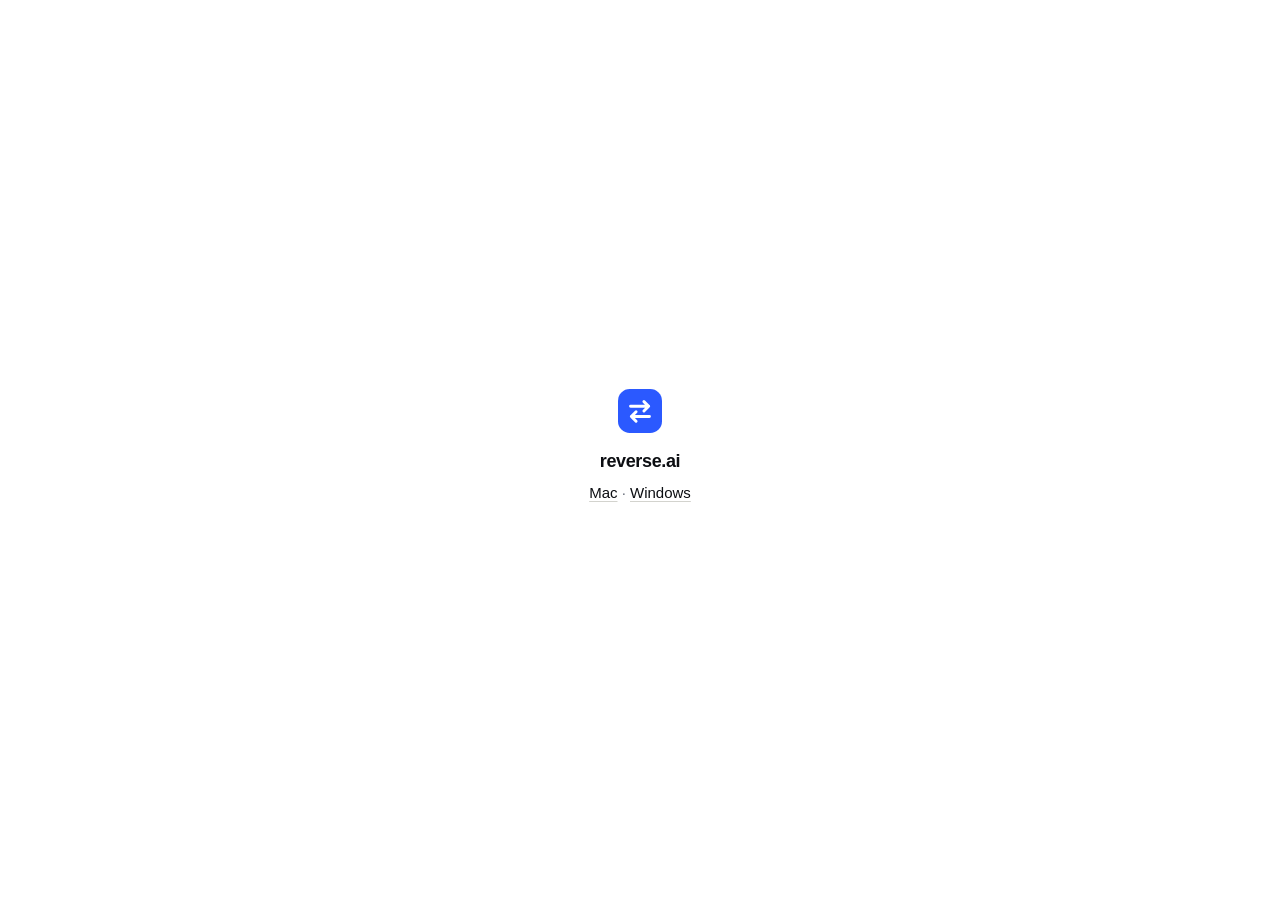
<file: get/index.html>
<!doctype html>
<html lang="en" dir="ltr">
<head>
<meta charset="utf-8">
<meta name="viewport" content="width=device-width, initial-scale=1">
<title>reverse.ai — download</title>
<meta property="og:title" content="reverse.ai — download (Mac / Windows)">
<meta property="og:description" content="Fixes Hebrew ⇄ English typed in the wrong keyboard. Free beta.">
<meta name="theme-color" content="#ffffff" media="(prefers-color-scheme: light)">
<meta name="theme-color" content="#0b0c0f" media="(prefers-color-scheme: dark)">
<link rel="icon" href="data:image/svg+xml,%3Csvg xmlns='http://www.w3.org/2000/svg' viewBox='0 0 28 28'%3E%3Crect width='28' height='28' rx='7.5' fill='%232b59ff'/%3E%3Cpath d='M8 11h11.5m0 0-3-3m3 3-3 3M20 17.5H8.5m0 0 3-3m-3 3 3 3' fill='none' stroke='%23fff' stroke-width='1.9' stroke-linecap='round' stroke-linejoin='round'/%3E%3C/svg%3E">
<style>
/* self-contained so the redirect starts at once; colours and fonts are the values in /assets/site.css */
:root { --bg: #ffffff; --ink: #0c0e12; --muted: #6a707c; --line2: #d3d3ce; --accent: #2b59ff;
  --sans: -apple-system, BlinkMacSystemFont, "SF Pro Text", "Segoe UI Variable Text", "Segoe UI", Roboto, "Helvetica Neue", Arial, "Noto Sans Hebrew", sans-serif; }
@media (prefers-color-scheme: dark) { :root { --bg: #0b0c0f; --ink: #f2f3f5; --muted: #8a8f9a; --line2: #30343c; --accent: #6f8cff; } }
body { margin: 0; min-height: 100vh; display: grid; place-items: center; background: var(--bg); color: var(--ink);
  font: 17px/1.6 var(--sans); -webkit-font-smoothing: antialiased; text-align: center; padding: 24px; box-sizing: border-box; }
.mark { display: block; width: 44px; height: 44px; margin: 0 auto 14px; }
p { margin: 6px 0; }
b { font-weight: 600; font-size: 18px; letter-spacing: -.02em; }
.muted { color: var(--muted); font-size: 15px; }
a { color: var(--ink); text-decoration-color: var(--line2); text-underline-offset: 3px; text-decoration-thickness: 1px; }
a:hover { text-decoration-color: currentColor; }
</style>
</head>
<body>
<main>
  <svg class="mark" viewBox="0 0 28 28" aria-hidden="true"><rect width="28" height="28" rx="7.5" fill="var(--accent)"/><path d="M8 11h11.5m0 0-3-3m3 3-3 3M20 17.5H8.5m0 0 3-3m-3 3 3 3" fill="none" stroke="#fff" stroke-width="1.9" stroke-linecap="round" stroke-linejoin="round"/></svg>
  <div id="msg">
    <p><b>reverse.ai</b></p>
    <p class="muted"><a href="https://github.com/kazakov100/reverse-ai/releases/latest/download/reverse.ai-mac.dmg">Mac</a> · <a href="https://github.com/kazakov100/reverse-ai/releases/latest/download/reverse.ai-windows.zip">Windows</a></p>
  </div>
</main>
<script>
(function () {
  var R = 'https://github.com/kazakov100/reverse-ai/releases/latest/download/';
  var ua = navigator.userAgent, touch = navigator.maxTouchPoints > 1;
  var os = /Windows/.test(ua) ? 'win'
         : (/iPhone|iPad|iPod|Android/.test(ua) || (/Macintosh/.test(ua) && touch)) ? 'phone'
         : /Macintosh|Mac OS X/.test(ua) ? 'mac' : 'other';
  var links = '<a href="' + R + 'reverse.ai-mac.dmg">Mac</a> · <a href="' + R + 'reverse.ai-windows.zip">Windows</a>';
  var msg = document.getElementById('msg');
  if (os === 'phone') {
    msg.innerHTML = '<p><b>reverse.ai</b></p><p>Open this link on your computer (Mac or Windows)</p><p class="muted">פתחו את הקישור במחשב (מק או ווינדוס)</p>';
    return;
  }
  if (os === 'mac' || os === 'win') {
    var mac = os === 'mac';
    location.href = R + (mac ? 'reverse.ai-mac.dmg' : 'reverse.ai-windows.zip');
    msg.innerHTML = '<p><b>reverse.ai</b> — ' + (mac ? 'downloading for Mac…' : 'downloading for Windows…') + '</p>' +
      '<p class="muted" dir="rtl">' + (mac ? 'ההורדה למק התחילה' : 'ההורדה לווינדוס התחילה') + '</p>' +
      '<p class="muted">Didn’t start? ' + links + '</p>';
    return;
  }
  msg.innerHTML = '<p><b>reverse.ai</b></p><p class="muted">' + links + '</p>';
})();
</script>
</body>
</html>
</file>
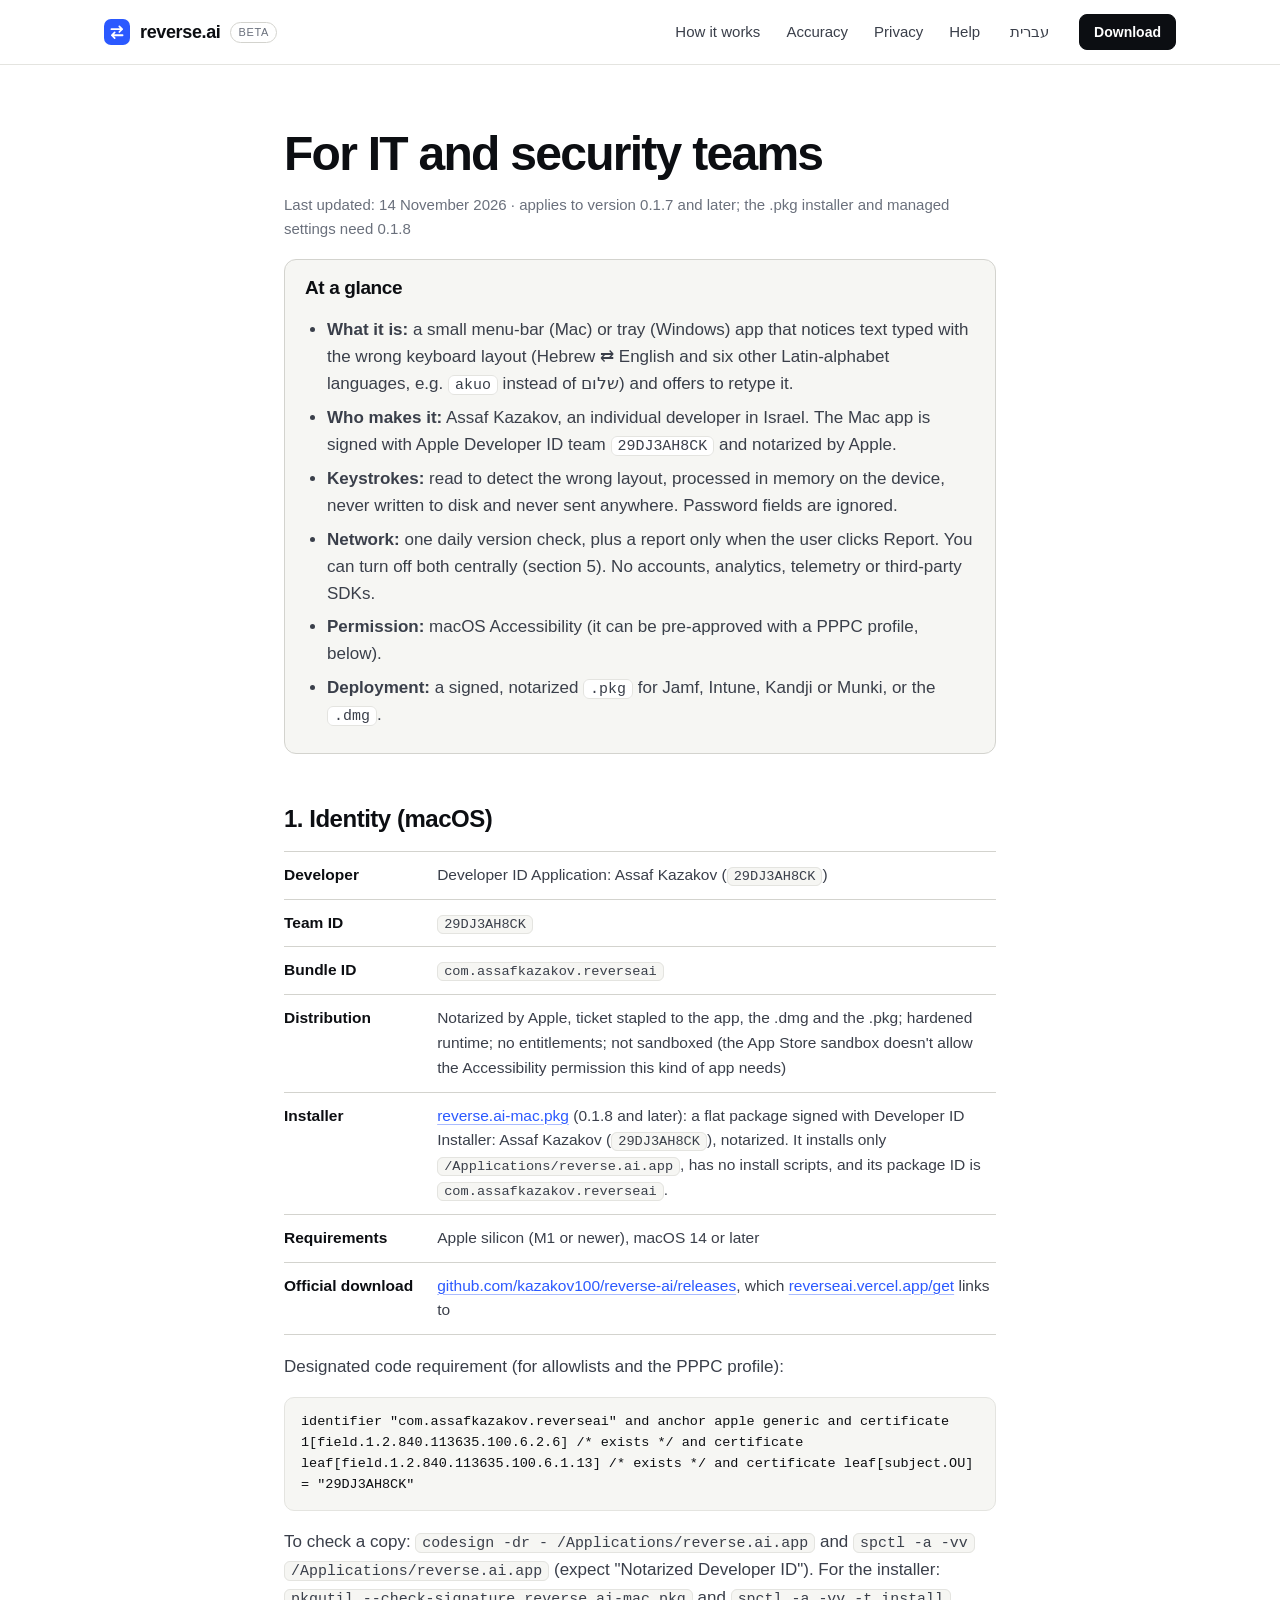
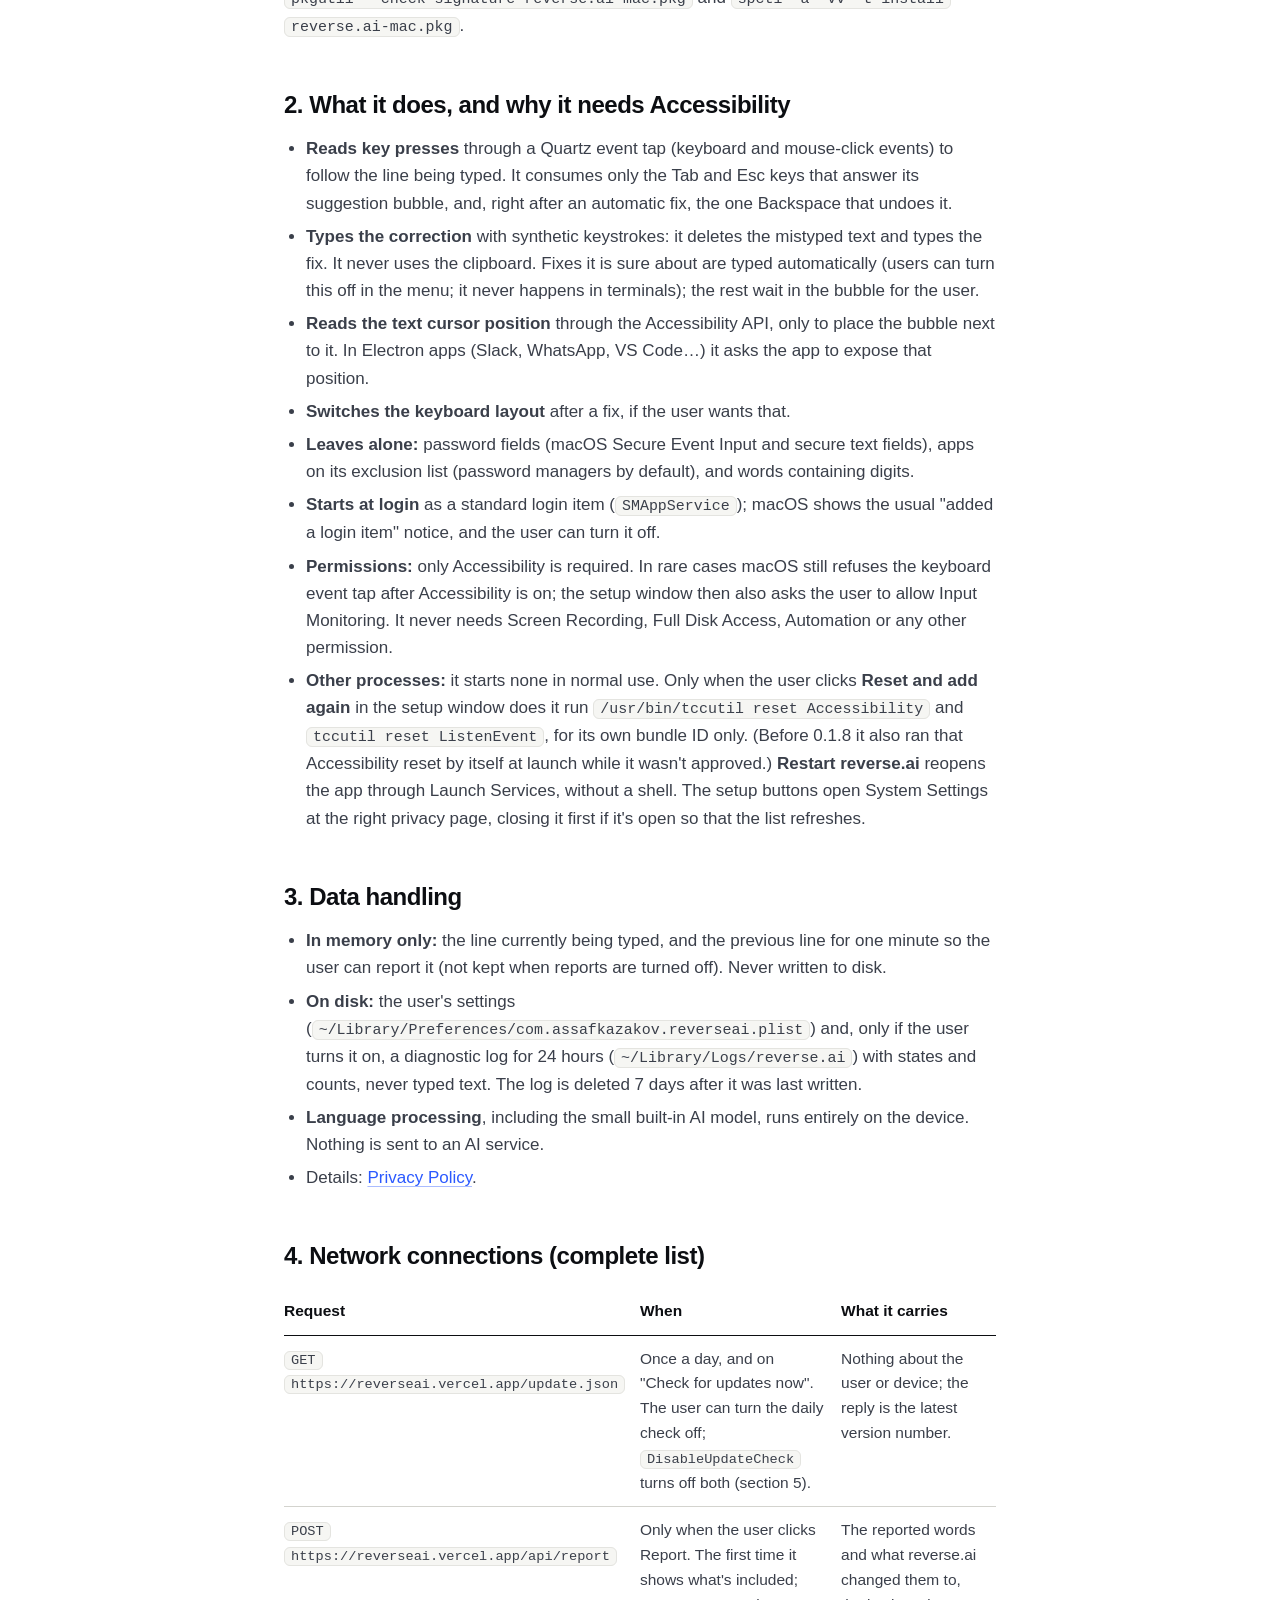
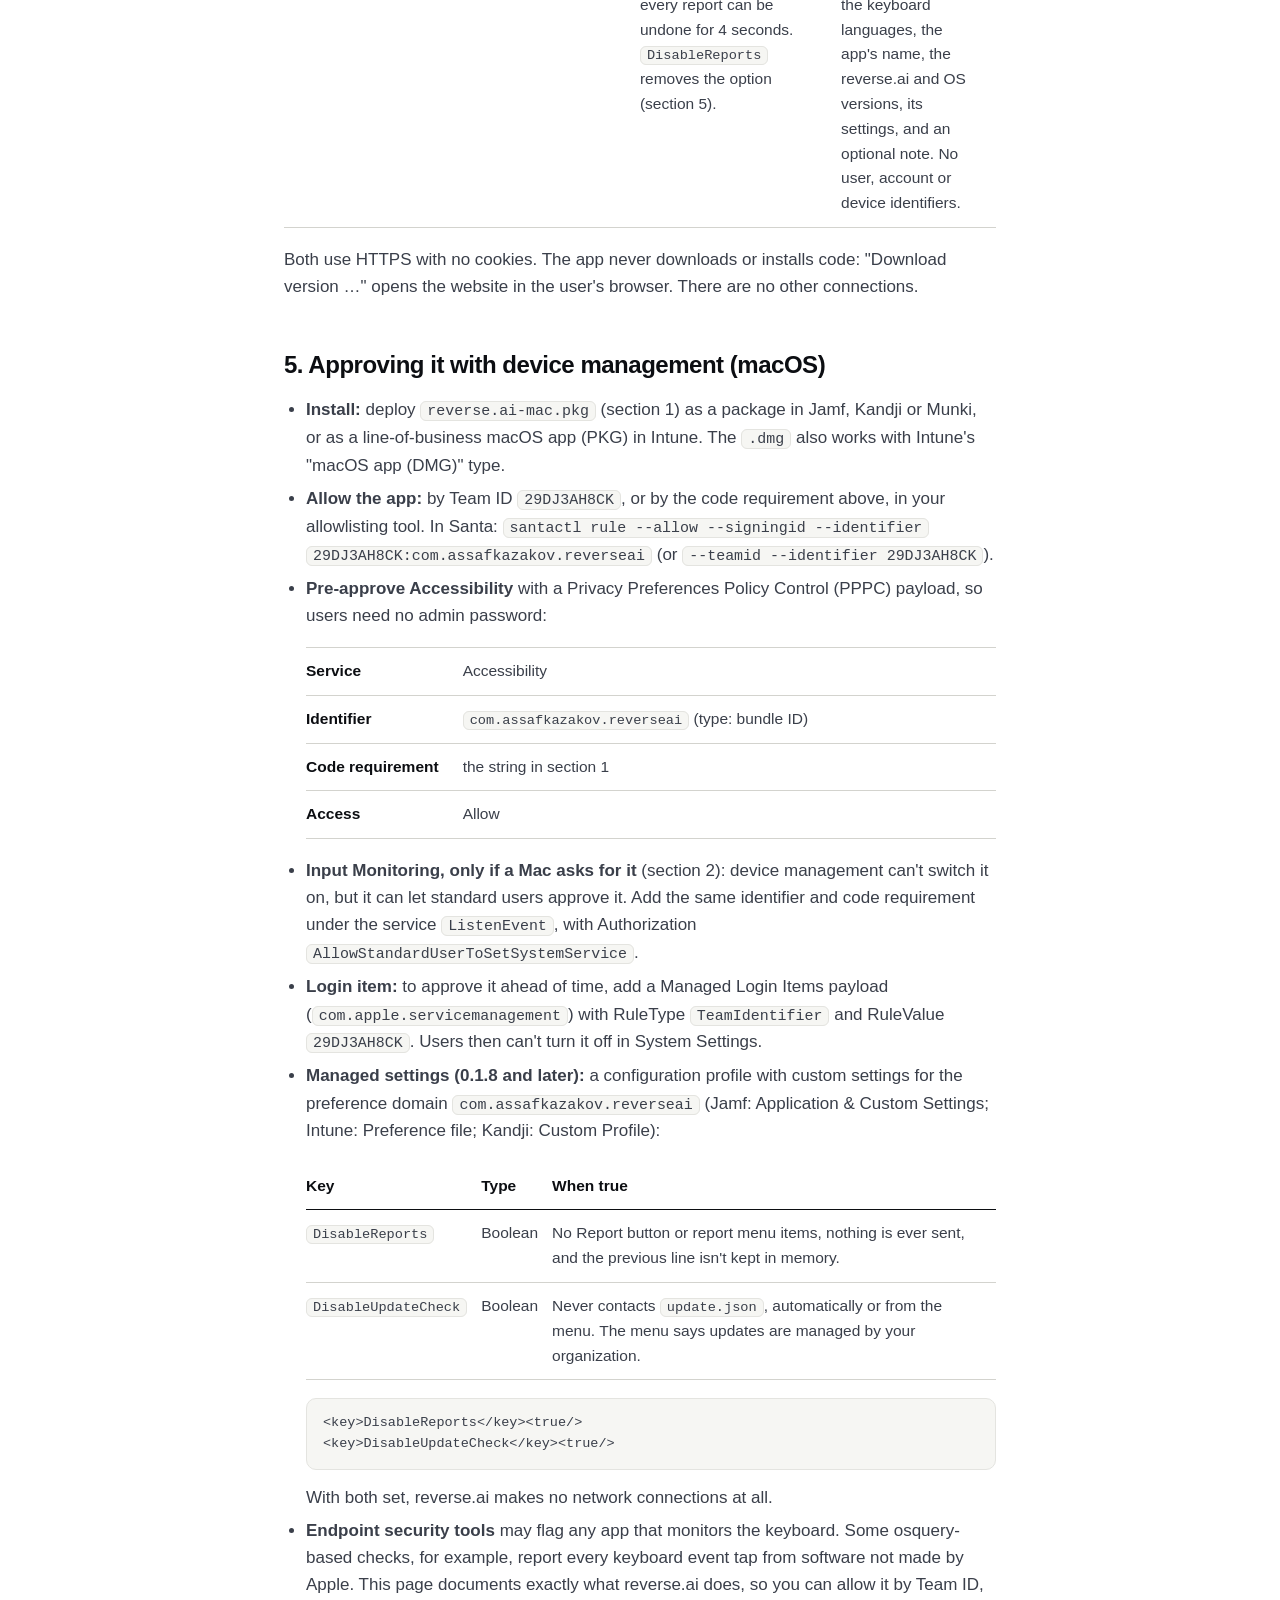
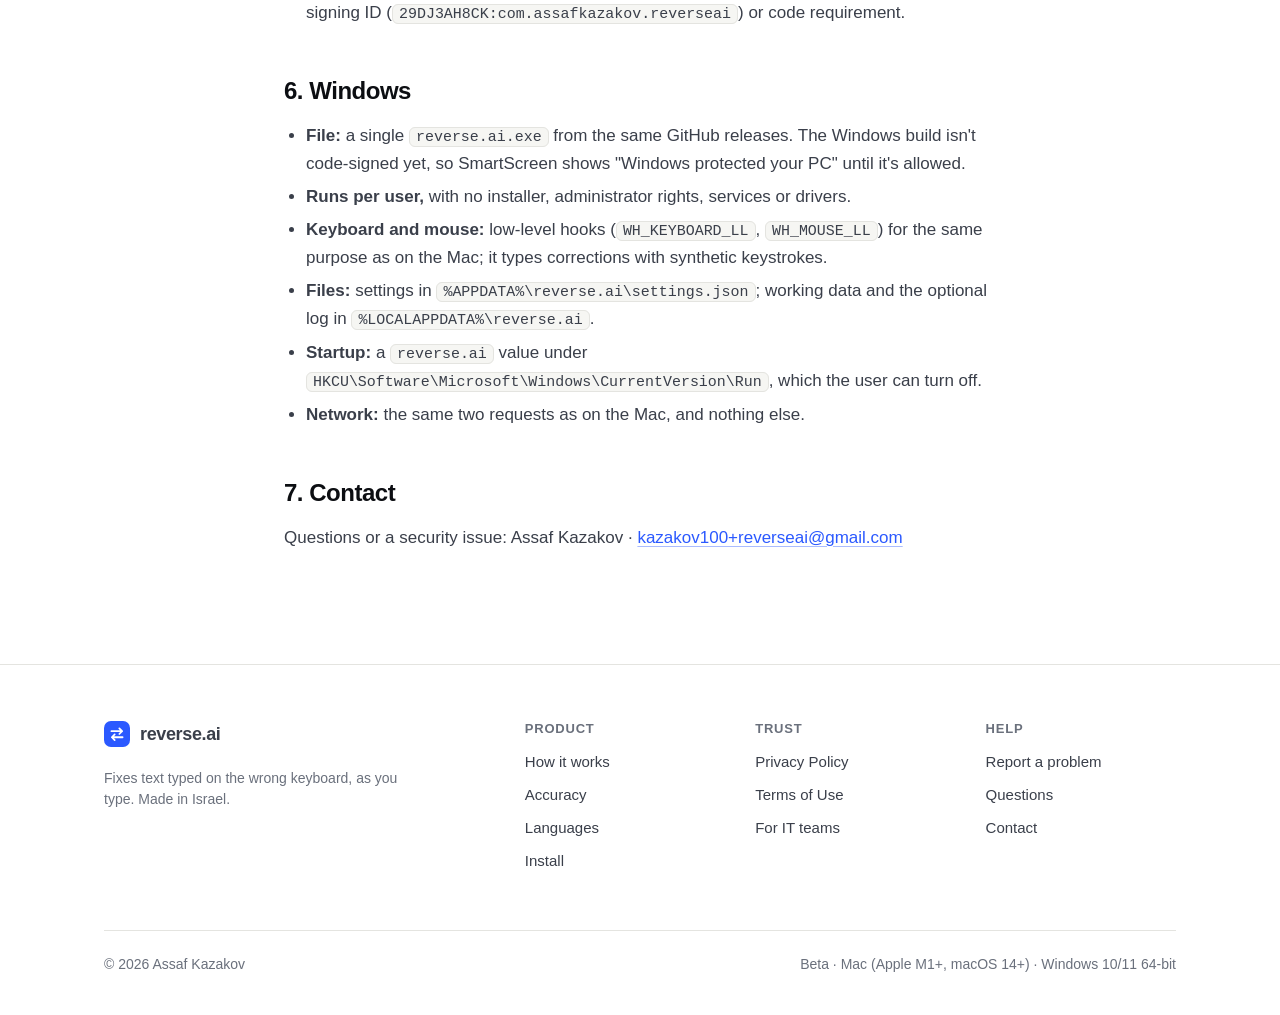
<file: it.html>
<!doctype html>
<html lang="en" dir="ltr">
<head>
<meta charset="utf-8">
<meta name="viewport" content="width=device-width, initial-scale=1">
<title>For IT teams · reverse.ai</title>
<meta name="description" content="reverse.ai for IT and security teams: identity, permissions, data handling, network connections and how to approve it.">
<meta name="theme-color" content="#ffffff" media="(prefers-color-scheme: light)">
<meta name="theme-color" content="#0b0c0f" media="(prefers-color-scheme: dark)">
<link rel="icon" href="data:image/svg+xml,%3Csvg xmlns='http://www.w3.org/2000/svg' viewBox='0 0 28 28'%3E%3Crect width='28' height='28' rx='7.5' fill='%232b59ff'/%3E%3Cpath d='M8 11h11.5m0 0-3-3m3 3-3 3M20 17.5H8.5m0 0 3-3m-3 3 3 3' fill='none' stroke='%23fff' stroke-width='1.9' stroke-linecap='round' stroke-linejoin='round'/%3E%3C/svg%3E">
<link rel="stylesheet" href="/assets/site.css">
<style>
/* the code requirement is one long line: wrap it so all of it shows without scrolling */
.doc pre, .doc pre code { white-space: pre-wrap; overflow-wrap: anywhere; }
</style>
</head>
<body>

<div class="nav">
  <div class="wrap">
    <a class="brand" href="/"><svg viewBox="0 0 28 28" aria-hidden="true"><rect width="28" height="28" rx="7.5" fill="var(--accent)"/><path d="M8 11h11.5m0 0-3-3m3 3-3 3M20 17.5H8.5m0 0 3-3m-3 3 3 3" fill="none" stroke="#fff" stroke-width="1.9" stroke-linecap="round" stroke-linejoin="round"/></svg><span>reverse.ai</span><span class="tag">Beta</span></a>
    <nav aria-label="Sections">
      <a href="/#how"><span class="en">How it works</span><span class="he">איך זה עובד</span></a>
      <a href="/#accuracy"><span class="en">Accuracy</span><span class="he">דיוק</span></a>
      <a href="/#privacy"><span class="en">Privacy</span><span class="he">פרטיות</span></a>
      <a href="/#help"><span class="en">Help</span><span class="he">עזרה</span></a>
    </nav>
    <button class="langbtn" id="lang" type="button"><span class="en">עברית</span><span class="he">English</span></button>
    <a class="btn sm" href="/#install"><span class="en">Download</span><span class="he">הורדה</span></a>
  </div>
</div>

<main class="doc">
  <article class="en" lang="en" dir="ltr">
    <h1>For IT and security teams</h1>
    <p class="updated">Last updated: 14 November 2026 · applies to version 0.1.7 and later; the .pkg installer and managed settings need 0.1.8</p>

    <div class="box">
      <h2>At a glance</h2>
      <ul>
        <li><strong>What it is:</strong> a small menu-bar (Mac) or tray (Windows) app that notices text typed with the wrong keyboard layout (Hebrew ⇄ English and six other Latin-alphabet languages, e.g. <code>akuo</code> instead of שלום) and offers to retype it.</li>
        <li><strong>Who makes it:</strong> Assaf Kazakov, an individual developer in Israel. The Mac app is signed with Apple Developer ID team <code>29DJ3AH8CK</code> and notarized by Apple.</li>
        <li><strong>Keystrokes:</strong> read to detect the wrong layout, processed in memory on the device, never written to disk and never sent anywhere. Password fields are ignored.</li>
        <li><strong>Network:</strong> one daily version check, plus a report only when the user clicks Report. You can turn off both centrally (section 5). No accounts, analytics, telemetry or third-party SDKs.</li>
        <li><strong>Permission:</strong> macOS Accessibility (it can be pre-approved with a PPPC profile, below).</li>
        <li><strong>Deployment:</strong> a signed, notarized <code>.pkg</code> for Jamf, Intune, Kandji or Munki, or the <code>.dmg</code>.</li>
      </ul>
    </div>

    <h2>1. Identity (macOS)</h2>
    <dl>
      <dt>Developer</dt><dd>Developer ID Application: Assaf Kazakov (<code>29DJ3AH8CK</code>)</dd>
      <dt>Team ID</dt><dd><code>29DJ3AH8CK</code></dd>
      <dt>Bundle ID</dt><dd><code>com.assafkazakov.reverseai</code></dd>
      <dt>Distribution</dt><dd>Notarized by Apple, ticket stapled to the app, the .dmg and the .pkg; hardened runtime; no entitlements; not sandboxed (the App Store sandbox doesn't allow the Accessibility permission this kind of app needs)</dd>
      <dt>Installer</dt><dd><a href="https://github.com/kazakov100/reverse-ai/releases/latest/download/reverse.ai-mac.pkg">reverse.ai-mac.pkg</a> (0.1.8 and later): a flat package signed with Developer ID Installer: Assaf Kazakov (<code>29DJ3AH8CK</code>), notarized. It installs only <code>/Applications/reverse.ai.app</code>, has no install scripts, and its package ID is <code>com.assafkazakov.reverseai</code>.</dd>
      <dt>Requirements</dt><dd>Apple silicon (M1 or newer), macOS 14 or later</dd>
      <dt>Official download</dt><dd><a href="https://github.com/kazakov100/reverse-ai/releases">github.com/kazakov100/reverse-ai/releases</a>, which <a href="/get">reverseai.vercel.app/get</a> links to</dd>
    </dl>
    <p>Designated code requirement (for allowlists and the PPPC profile):</p>
    <pre><code>identifier "com.assafkazakov.reverseai" and anchor apple generic and certificate 1[field.1.2.840.113635.100.6.2.6] /* exists */ and certificate leaf[field.1.2.840.113635.100.6.1.13] /* exists */ and certificate leaf[subject.OU] = "29DJ3AH8CK"</code></pre>
    <p>To check a copy: <code>codesign -dr - /Applications/reverse.ai.app</code> and <code>spctl -a -vv /Applications/reverse.ai.app</code> (expect "Notarized Developer ID"). For the installer: <code>pkgutil --check-signature reverse.ai-mac.pkg</code> and <code>spctl -a -vv -t install reverse.ai-mac.pkg</code>.</p>

    <h2>2. What it does, and why it needs Accessibility</h2>
    <ul>
      <li><strong>Reads key presses</strong> through a Quartz event tap (keyboard and mouse-click events) to follow the line being typed. It consumes only the Tab and Esc keys that answer its suggestion bubble, and, right after an automatic fix, the one Backspace that undoes it.</li>
      <li><strong>Types the correction</strong> with synthetic keystrokes: it deletes the mistyped text and types the fix. It never uses the clipboard. Fixes it is sure about are typed automatically (users can turn this off in the menu; it never happens in terminals); the rest wait in the bubble for the user.</li>
      <li><strong>Reads the text cursor position</strong> through the Accessibility API, only to place the bubble next to it. In Electron apps (Slack, WhatsApp, VS Code…) it asks the app to expose that position.</li>
      <li><strong>Switches the keyboard layout</strong> after a fix, if the user wants that.</li>
      <li><strong>Leaves alone:</strong> password fields (macOS Secure Event Input and secure text fields), apps on its exclusion list (password managers by default), and words containing digits.</li>
      <li><strong>Starts at login</strong> as a standard login item (<code>SMAppService</code>); macOS shows the usual "added a login item" notice, and the user can turn it off.</li>
      <li><strong>Permissions:</strong> only Accessibility is required. In rare cases macOS still refuses the keyboard event tap after Accessibility is on; the setup window then also asks the user to allow Input Monitoring. It never needs Screen Recording, Full Disk Access, Automation or any other permission.</li>
      <li><strong>Other processes:</strong> it starts none in normal use. Only when the user clicks <strong>Reset and add again</strong> in the setup window does it run <code>/usr/bin/tccutil reset Accessibility</code> and <code>tccutil reset ListenEvent</code>, for its own bundle ID only. (Before 0.1.8 it also ran that Accessibility reset by itself at launch while it wasn't approved.) <strong>Restart reverse.ai</strong> reopens the app through Launch Services, without a shell. The setup buttons open System Settings at the right privacy page, closing it first if it's open so that the list refreshes.</li>
    </ul>

    <h2>3. Data handling</h2>
    <ul>
      <li><strong>In memory only:</strong> the line currently being typed, and the previous line for one minute so the user can report it (not kept when reports are turned off). Never written to disk.</li>
      <li><strong>On disk:</strong> the user's settings (<code>~/Library/Preferences/com.assafkazakov.reverseai.plist</code>) and, only if the user turns it on, a diagnostic log for 24 hours (<code>~/Library/Logs/reverse.ai</code>) with states and counts, never typed text. The log is deleted 7 days after it was last written.</li>
      <li><strong>Language processing</strong>, including the small built-in AI model, runs entirely on the device. Nothing is sent to an AI service.</li>
      <li>Details: <a href="/privacy">Privacy Policy</a>.</li>
    </ul>

    <h2>4. Network connections (complete list)</h2>
    <table>
      <thead>
        <tr><th scope="col">Request</th><th scope="col">When</th><th scope="col">What it carries</th></tr>
      </thead>
      <tbody>
        <tr><td><code>GET https://reverseai.vercel.app/update.json</code></td><td>Once a day, and on "Check for updates now". The user can turn the daily check off; <code>DisableUpdateCheck</code> turns off both (section 5).</td><td>Nothing about the user or device; the reply is the latest version number.</td></tr>
        <tr><td><code>POST https://reverseai.vercel.app/api/report</code></td><td>Only when the user clicks Report. The first time it shows what's included; every report can be undone for 4 seconds. <code>DisableReports</code> removes the option (section 5).</td><td>The reported words and what reverse.ai changed them to, the keyboard languages, the app's name, the reverse.ai and OS versions, its settings, and an optional note. No user, account or device identifiers.</td></tr>
      </tbody>
    </table>
    <p>Both use HTTPS with no cookies. The app never downloads or installs code: "Download version …" opens the website in the user's browser. There are no other connections.</p>

    <h2>5. Approving it with device management (macOS)</h2>
    <ul>
      <li><strong>Install:</strong> deploy <code>reverse.ai-mac.pkg</code> (section 1) as a package in Jamf, Kandji or Munki, or as a line-of-business macOS app (PKG) in Intune. The <code>.dmg</code> also works with Intune's "macOS app (DMG)" type.</li>
      <li><strong>Allow the app:</strong> by Team ID <code>29DJ3AH8CK</code>, or by the code requirement above, in your allowlisting tool. In Santa: <code>santactl rule --allow --signingid --identifier 29DJ3AH8CK:com.assafkazakov.reverseai</code> (or <code>--teamid --identifier 29DJ3AH8CK</code>).</li>
      <li><strong>Pre-approve Accessibility</strong> with a Privacy Preferences Policy Control (PPPC) payload, so users need no admin password:
        <dl>
          <dt>Service</dt><dd>Accessibility</dd>
          <dt>Identifier</dt><dd><code>com.assafkazakov.reverseai</code> (type: bundle ID)</dd>
          <dt>Code requirement</dt><dd>the string in section 1</dd>
          <dt>Access</dt><dd>Allow</dd>
        </dl>
      </li>
      <li><strong>Input Monitoring, only if a Mac asks for it</strong> (section 2): device management can't switch it on, but it can let standard users approve it. Add the same identifier and code requirement under the service <code>ListenEvent</code>, with Authorization <code>AllowStandardUserToSetSystemService</code>.</li>
      <li><strong>Login item:</strong> to approve it ahead of time, add a Managed Login Items payload (<code>com.apple.servicemanagement</code>) with RuleType <code>TeamIdentifier</code> and RuleValue <code>29DJ3AH8CK</code>. Users then can't turn it off in System Settings.</li>
      <li><strong>Managed settings (0.1.8 and later):</strong> a configuration profile with custom settings for the preference domain <code>com.assafkazakov.reverseai</code> (Jamf: Application &amp; Custom Settings; Intune: Preference file; Kandji: Custom Profile):
        <table>
          <thead>
            <tr><th scope="col">Key</th><th scope="col">Type</th><th scope="col">When true</th></tr>
          </thead>
          <tbody>
            <tr><td><code>DisableReports</code></td><td>Boolean</td><td>No Report button or report menu items, nothing is ever sent, and the previous line isn't kept in memory.</td></tr>
            <tr><td><code>DisableUpdateCheck</code></td><td>Boolean</td><td>Never contacts <code>update.json</code>, automatically or from the menu. The menu says updates are managed by your organization.</td></tr>
          </tbody>
        </table>
        <pre><code>&lt;key&gt;DisableReports&lt;/key&gt;&lt;true/&gt;
&lt;key&gt;DisableUpdateCheck&lt;/key&gt;&lt;true/&gt;</code></pre>
        With both set, reverse.ai makes no network connections at all.
      </li>
      <li><strong>Endpoint security tools</strong> may flag any app that monitors the keyboard. Some osquery-based checks, for example, report every keyboard event tap from software not made by Apple. This page documents exactly what reverse.ai does, so you can allow it by Team ID, signing ID (<code>29DJ3AH8CK:com.assafkazakov.reverseai</code>) or code requirement.</li>
    </ul>

    <h2>6. Windows</h2>
    <ul>
      <li><strong>File:</strong> a single <code>reverse.ai.exe</code> from the same GitHub releases. The Windows build isn't code-signed yet, so SmartScreen shows "Windows protected your PC" until it's allowed.</li>
      <li><strong>Runs per user,</strong> with no installer, administrator rights, services or drivers.</li>
      <li><strong>Keyboard and mouse:</strong> low-level hooks (<code>WH_KEYBOARD_LL</code>, <code>WH_MOUSE_LL</code>) for the same purpose as on the Mac; it types corrections with synthetic keystrokes.</li>
      <li><strong>Files:</strong> settings in <code>%APPDATA%\reverse.ai\settings.json</code>; working data and the optional log in <code>%LOCALAPPDATA%\reverse.ai</code>.</li>
      <li><strong>Startup:</strong> a <code>reverse.ai</code> value under <code>HKCU\Software\Microsoft\Windows\CurrentVersion\Run</code>, which the user can turn off.</li>
      <li><strong>Network:</strong> the same two requests as on the Mac, and nothing else.</li>
    </ul>

    <h2>7. Contact</h2>
    <p>Questions or a security issue: Assaf Kazakov · <a href="mailto:kazakov100+reverseai@gmail.com">kazakov100+reverseai@gmail.com</a></p>
  </article>

  <article class="he" lang="he" dir="rtl">
    <h1>לצוותי IT ואבטחת מידע</h1>
    <p class="updated">עדכון אחרון: 14 בנובמבר 2026 · חל על גרסה 0.1.7 ואילך; חבילת ה-pkg וההגדרות המנוהלות דורשות 0.1.8</p>

    <div class="box">
      <h2>בקצרה</h2>
      <ul>
        <li><strong>מה זה:</strong> אפליקציה קטנה בשורת התפריטים (מק) או במגש המערכת (ווינדוס) שמזהה טקסט שהוקלד בשפת מקלדת לא נכונה (עברית ⇄ אנגלית ושש שפות נוספות באותיות לטיניות, למשל <code>akuo</code> במקום שלום) ומציעה להקליד אותו מחדש.</li>
        <li><strong>מי מפתח:</strong> אסף קזקוב, מפתח עצמאי בישראל. אפליקציית המק חתומה ב-Apple Developer ID של צוות <code>29DJ3AH8CK</code> ומאושרת (notarized) על ידי אפל.</li>
        <li><strong>הקשות:</strong> נקראות כדי לזהות שפת מקלדת שגויה, מעובדות בזיכרון על המכשיר, אף פעם לא נכתבות לדיסק ואף פעם לא נשלחות. שדות סיסמה לא נקראים.</li>
        <li><strong>רשת:</strong> בדיקת גרסה אחת ביום, ודיווח רק כשהמשתמש לוחץ Report. אפשר לכבות את שתיהן באופן מרוכז (סעיף 5). בלי חשבונות, אנליטיקה, טלמטריה או ספריות צד שלישי.</li>
        <li><strong>הרשאה:</strong> נגישות (Accessibility) ב-macOS. אפשר לאשר אותה מראש בפרופיל PPPC (בהמשך).</li>
        <li><strong>הפצה:</strong> חבילת <code>.pkg</code> חתומה ומאושרת ל-Jamf, Intune, Kandji או Munki, או קובץ ה-<code>.dmg</code>.</li>
      </ul>
    </div>

    <h2>1. זהות (macOS)</h2>
    <dl>
      <dt>מפתח</dt><dd>Developer ID Application: Assaf Kazakov (<code>29DJ3AH8CK</code>)</dd>
      <dt>Team ID</dt><dd><code>29DJ3AH8CK</code></dd>
      <dt>Bundle ID</dt><dd><code>com.assafkazakov.reverseai</code></dd>
      <dt>הפצה</dt><dd>מאושרת (notarized) על ידי אפל, עם האישור מוצמד לאפליקציה ולקבצי ה-dmg וה-pkg; hardened runtime; בלי entitlements; לא ב-sandbox (ה-sandbox של ה-App Store לא מאפשר את הרשאת הנגישות שאפליקציה כזו צריכה)</dd>
      <dt>חבילת התקנה</dt><dd><a href="https://github.com/kazakov100/reverse-ai/releases/latest/download/reverse.ai-mac.pkg">reverse.ai-mac.pkg</a> (מגרסה 0.1.8): חבילה שטוחה (flat) חתומה ב-Developer ID Installer: Assaf Kazakov (<code>29DJ3AH8CK</code>) ומאושרת על ידי אפל. היא מתקינה רק את <code>/Applications/reverse.ai.app</code>, בלי סקריפטים, ומזהה החבילה הוא <code>com.assafkazakov.reverseai</code>.</dd>
      <dt>דרישות</dt><dd>שבב של אפל (M1 ומעלה), macOS 14 ומעלה</dd>
      <dt>הורדה רשמית</dt><dd><a href="https://github.com/kazakov100/reverse-ai/releases">github.com/kazakov100/reverse-ai/releases</a>, שאליו מפנה <a href="/get">reverseai.vercel.app/get</a></dd>
    </dl>
    <p>דרישת הקוד (designated requirement), לרשימות היתרים ולפרופיל PPPC:</p>
    <pre><code>identifier "com.assafkazakov.reverseai" and anchor apple generic and certificate 1[field.1.2.840.113635.100.6.2.6] /* exists */ and certificate leaf[field.1.2.840.113635.100.6.1.13] /* exists */ and certificate leaf[subject.OU] = "29DJ3AH8CK"</code></pre>
    <p>לבדיקת עותק: <code>codesign -dr - /Applications/reverse.ai.app</code> ו-<code>spctl -a -vv /Applications/reverse.ai.app</code> (התוצאה הצפויה: "Notarized Developer ID"). לחבילת ההתקנה: <code>pkgutil --check-signature reverse.ai-mac.pkg</code> ו-<code>spctl -a -vv -t install reverse.ai-mac.pkg</code>.</p>

    <h2>2. מה היא עושה, ולמה היא צריכה נגישות</h2>
    <ul>
      <li><strong>קוראת הקשות</strong> דרך Quartz event tap (אירועי מקלדת ולחיצות עכבר) כדי לעקוב אחרי השורה שמקלידים. היא בולעת רק את מקשי Tab ו-Esc שעונים לבועת ההצעה, ומיד אחרי תיקון אוטומטי את ה-Backspace האחד שמבטל אותו.</li>
      <li><strong>מקלידה את התיקון</strong> בהקשות מדומות: מוחקת את הטקסט השגוי ומקלידה את התיקון. היא אף פעם לא משתמשת בלוח ההעתקה. תיקונים שהיא בטוחה בהם מוקלדים אוטומטית (המשתמש יכול לכבות את זה בתפריט, וזה אף פעם לא קורה בטרמינלים); השאר מחכים בבועה למשתמש.</li>
      <li><strong>קוראת את מיקום הסמן</strong> דרך Accessibility API, רק כדי להציג את הבועה לידו. באפליקציות Electron (סלאק, וואטסאפ, VS Code…) היא מבקשת מהאפליקציה לחשוף את המיקום.</li>
      <li><strong>מחליפה שפת מקלדת</strong> אחרי תיקון, אם המשתמש רוצה.</li>
      <li><strong>לא נוגעת ב:</strong> שדות סיסמה (Secure Event Input ושדות טקסט מאובטחים), אפליקציות ברשימת ההחרגה (מנהלי סיסמאות כברירת מחדל), ומילים שיש בהן ספרות.</li>
      <li><strong>עולה בכניסה למחשב</strong> כפריט התחברות רגיל (<code>SMAppService</code>). macOS מציג את ההודעה הרגילה על פריט התחברות שנוסף, והמשתמש יכול לכבות אותו.</li>
      <li><strong>הרשאות:</strong> נדרשת רק הרשאת נגישות. במקרים נדירים macOS עדיין לא מאפשר את ה-event tap של המקלדת גם אחרי שהנגישות הופעלה; אז חלון ההגדרה מבקש מהמשתמש לאשר גם ניטור קלט (Input Monitoring). היא אף פעם לא צריכה הקלטת מסך, גישה מלאה לדיסק, אוטומציה או כל הרשאה אחרת.</li>
      <li><strong>תהליכים אחרים:</strong> בשימוש רגיל היא לא מפעילה אף תהליך. רק כשהמשתמש לוחץ <strong>Reset and add again</strong> בחלון ההגדרה, היא מריצה <code>/usr/bin/tccutil reset Accessibility</code> ו-<code>tccutil reset ListenEvent</code>, ורק עבור מזהה האפליקציה שלה. (לפני גרסה 0.1.8 היא הריצה את איפוס הנגישות הזה גם לבד בהפעלה, כל עוד לא אושרה.) <strong>Restart reverse.ai</strong> פותח את האפליקציה מחדש דרך Launch Services, בלי shell. כפתורי ההגדרה פותחים את הגדרות המערכת בעמוד הפרטיות הנכון, וסוגרים אותן קודם אם הן פתוחות, כדי שהרשימה תתעדכן.</li>
    </ul>

    <h2>3. טיפול במידע</h2>
    <ul>
      <li><strong>רק בזיכרון:</strong> השורה שמקלידים כרגע, והשורה הקודמת למשך דקה כדי שאפשר יהיה לדווח עליה (לא נשמרת כשהדיווחים כבויים). אף פעם לא נכתבות לדיסק.</li>
      <li><strong>בדיסק:</strong> הגדרות המשתמש (<code>~/Library/Preferences/com.assafkazakov.reverseai.plist</code>), ורק אם המשתמש מפעיל אותו, יומן אבחון ל-24 שעות (<code>~/Library/Logs/reverse.ai</code>) עם מצבים וספירות, אף פעם לא טקסט שהוקלד. היומן נמחק 7 ימים אחרי הכתיבה האחרונה.</li>
      <li><strong>עיבוד השפה,</strong> כולל מודל הבינה המלאכותית הקטן המובנה, רץ כולו על המכשיר. שום דבר לא נשלח לשירות AI.</li>
      <li>פרטים: <a href="/privacy">מדיניות הפרטיות</a>.</li>
    </ul>

    <h2>4. חיבורי רשת (הרשימה המלאה)</h2>
    <table>
      <thead>
        <tr><th scope="col">בקשה</th><th scope="col">מתי</th><th scope="col">מה היא כוללת</th></tr>
      </thead>
      <tbody>
        <tr><td><code>GET https://reverseai.vercel.app/update.json</code></td><td>פעם ביום, וכשבוחרים "Check for updates now". המשתמש יכול לכבות את הבדיקה היומית; <code>DisableUpdateCheck</code> מכבה את שתיהן (סעיף 5).</td><td>שום מידע על המשתמש או המכשיר. התשובה היא מספר הגרסה האחרונה.</td></tr>
        <tr><td><code>POST https://reverseai.vercel.app/api/report</code></td><td>רק כשהמשתמש לוחץ Report. בפעם הראשונה מוצג מה נכלל, וכל דיווח אפשר לבטל תוך 4 שניות. <code>DisableReports</code> מסיר את האפשרות (סעיף 5).</td><td>המילים שדווחו ולמה reverse.ai שינה אותן, שפות המקלדת, שם האפליקציה, גרסאות reverse.ai ומערכת ההפעלה, ההגדרות, והערה אופציונלית. בלי מזהי משתמש, חשבון או מכשיר.</td></tr>
      </tbody>
    </table>
    <p>שתיהן ב-HTTPS ובלי עוגיות. האפליקציה אף פעם לא מורידה או מתקינה קוד: "Download version …" פותח את האתר בדפדפן של המשתמש. אין חיבורים נוספים.</p>

    <h2>5. אישור דרך ניהול מכשירים (macOS)</h2>
    <ul>
      <li><strong>התקנה:</strong> הפיצו את <code>reverse.ai-mac.pkg</code> (סעיף 1) כחבילה ב-Jamf, Kandji או Munki, או כ-line-of-business macOS app (PKG) ב-Intune. גם ה-<code>.dmg</code> עובד, עם הסוג "macOS app (DMG)" של Intune.</li>
      <li><strong>אישור האפליקציה:</strong> לפי Team ID <code>29DJ3AH8CK</code>, או לפי דרישת הקוד שבסעיף 1, בכלי רשימת ההיתרים שלכם. ב-Santa: <code>santactl rule --allow --signingid --identifier 29DJ3AH8CK:com.assafkazakov.reverseai</code> (או <code>--teamid --identifier 29DJ3AH8CK</code>).</li>
      <li><strong>אישור מראש של נגישות</strong> ב-payload של Privacy Preferences Policy Control (PPPC), כך שהמשתמש לא יצטרך סיסמת מנהל:
        <dl>
          <dt>Service</dt><dd>Accessibility</dd>
          <dt>Identifier</dt><dd><code>com.assafkazakov.reverseai</code> (סוג: bundle ID)</dd>
          <dt>Code requirement</dt><dd>המחרוזת שבסעיף 1</dd>
          <dt>Access</dt><dd>Allow</dd>
        </dl>
      </li>
      <li><strong>ניטור קלט, רק אם מק מבקש אותו</strong> (סעיף 2): ניהול מכשירים לא יכול להפעיל אותו, אבל יכול לאפשר למשתמשים רגילים לאשר אותו. הוסיפו את אותו מזהה ואותה דרישת קוד תחת השירות <code>ListenEvent</code>, עם Authorization <code>AllowStandardUserToSetSystemService</code>.</li>
      <li><strong>פריט התחברות:</strong> כדי לאשר אותו מראש, הוסיפו payload של Managed Login Items (<code>com.apple.servicemanagement</code>) עם RuleType <code>TeamIdentifier</code> ו-RuleValue <code>29DJ3AH8CK</code>. אז המשתמשים לא יכולים לכבות אותו בהגדרות המערכת.</li>
      <li><strong>הגדרות מנוהלות (מגרסה 0.1.8):</strong> פרופיל תצורה עם הגדרות מותאמות לדומיין ההעדפות <code>com.assafkazakov.reverseai</code> (ב-Jamf: Application &amp; Custom Settings; ב-Intune: Preference file; ב-Kandji: Custom Profile):
        <table>
          <thead>
            <tr><th scope="col">מפתח</th><th scope="col">סוג</th><th scope="col">כשהערך true</th></tr>
          </thead>
          <tbody>
            <tr><td><code>DisableReports</code></td><td>Boolean</td><td>אין כפתור Report ואין פריטי דיווח בתפריט, שום דבר לא נשלח, והשורה הקודמת לא נשמרת בזיכרון.</td></tr>
            <tr><td><code>DisableUpdateCheck</code></td><td>Boolean</td><td>לא פונה ל-<code>update.json</code>, לא אוטומטית ולא מהתפריט. בתפריט כתוב שהעדכונים מנוהלים על ידי הארגון.</td></tr>
          </tbody>
        </table>
        <pre><code>&lt;key&gt;DisableReports&lt;/key&gt;&lt;true/&gt;
&lt;key&gt;DisableUpdateCheck&lt;/key&gt;&lt;true/&gt;</code></pre>
        כששני המפתחות מוגדרים, reverse.ai לא יוצרת שום חיבור רשת.
      </li>
      <li><strong>כלי אבטחה בקצה (EDR)</strong> עשויים לסמן כל אפליקציה שמנטרת את המקלדת. למשל, חלק מהבדיקות שמבוססות על osquery מדווחות על כל event tap של מקלדת מתוכנה שלא של אפל. העמוד הזה מתעד בדיוק מה reverse.ai עושה, כדי שתוכלו לאשר אותה לפי Team ID, לפי signing ID (<code>29DJ3AH8CK:com.assafkazakov.reverseai</code>) או לפי דרישת קוד.</li>
    </ul>

    <h2>6. ווינדוס</h2>
    <ul>
      <li><strong>קובץ:</strong> <code>reverse.ai.exe</code> יחיד מאותו דף גרסאות ב-GitHub. גרסת הווינדוס עדיין לא חתומה, ולכן SmartScreen מציג "Windows protected your PC" עד שמאשרים אותה.</li>
      <li><strong>רצה לכל משתמש בנפרד,</strong> בלי התקנה, הרשאות מנהל, שירותים או דרייברים.</li>
      <li><strong>מקלדת ועכבר:</strong> hooks ברמה נמוכה (<code>WH_KEYBOARD_LL</code>, <code>WH_MOUSE_LL</code>) לאותה מטרה כמו במק; התיקון מוקלד בהקשות מדומות.</li>
      <li><strong>קבצים:</strong> הגדרות ב-<code>%APPDATA%\reverse.ai\settings.json</code>; נתוני עבודה והיומן האופציונלי ב-<code>%LOCALAPPDATA%\reverse.ai</code>.</li>
      <li><strong>הפעלה עם ווינדוס:</strong> ערך <code>reverse.ai</code> תחת <code>HKCU\Software\Microsoft\Windows\CurrentVersion\Run</code>, שהמשתמש יכול לכבות.</li>
      <li><strong>רשת:</strong> אותן שתי בקשות כמו במק, ותו לא.</li>
    </ul>

    <h2>7. יצירת קשר</h2>
    <p>שאלות או בעיית אבטחה: אסף קזקוב · <a href="mailto:kazakov100+reverseai@gmail.com">kazakov100+reverseai@gmail.com</a></p>
  </article>
</main>

<footer>
  <div class="wrap">
    <div class="fgrid">
      <div>
        <a class="brand" href="/"><svg viewBox="0 0 28 28" aria-hidden="true"><rect width="28" height="28" rx="7.5" fill="var(--accent)"/><path d="M8 11h11.5m0 0-3-3m3 3-3 3M20 17.5H8.5m0 0 3-3m-3 3 3 3" fill="none" stroke="#fff" stroke-width="1.9" stroke-linecap="round" stroke-linejoin="round"/></svg><span>reverse.ai</span></a>
        <p class="small" style="max-width:300px;margin-top:14px"><span class="en">Fixes text typed on the wrong keyboard, as you type. Made in Israel.</span><span class="he">מתקן טקסט שהוקלד במקלדת הלא נכונה, תוך כדי הקלדה. נוצר בישראל.</span></p>
      </div>
      <div><h4><span class="en">Product</span><span class="he">המוצר</span></h4><ul>
        <li><a href="/#how"><span class="en">How it works</span><span class="he">איך זה עובד</span></a></li>
        <li><a href="/#accuracy"><span class="en">Accuracy</span><span class="he">דיוק</span></a></li>
        <li><a href="/#languages"><span class="en">Languages</span><span class="he">שפות</span></a></li>
        <li><a href="/#install"><span class="en">Install</span><span class="he">התקנה</span></a></li>
      </ul></div>
      <div><h4><span class="en">Trust</span><span class="he">אמון</span></h4><ul>
        <li><a href="/privacy"><span class="en">Privacy Policy</span><span class="he">מדיניות פרטיות</span></a></li>
        <li><a href="/terms"><span class="en">Terms of Use</span><span class="he">תנאי שימוש</span></a></li>
        <li><a href="/it"><span class="en">For IT teams</span><span class="he">לצוותי IT</span></a></li>
      </ul></div>
      <div><h4><span class="en">Help</span><span class="he">עזרה</span></h4><ul>
        <li><a href="/#help"><span class="en">Report a problem</span><span class="he">דיווח על בעיה</span></a></li>
        <li><a href="/#questions"><span class="en">Questions</span><span class="he">שאלות</span></a></li>
        <li><a href="mailto:kazakov100+reverseai@gmail.com"><span class="en">Contact</span><span class="he">יצירת קשר</span></a></li>
      </ul></div>
    </div>
    <div class="fnote"><span>© 2026 Assaf Kazakov</span><span dir="ltr">Beta · Mac (Apple M1+, macOS 14+) · Windows 10/11 64-bit</span></div>
  </div>
</footer>

<script>
(function () {
  var root = document.documentElement;
  function setLang(l) { root.lang = l; root.dir = l === 'he' ? 'rtl' : 'ltr'; try { localStorage.setItem('lang', l); } catch (e) {} }
  var saved = null; try { saved = localStorage.getItem('lang'); } catch (e) {}
  setLang(saved === 'he' ? 'he' : 'en');
  document.getElementById('lang').onclick = function () { setLang(root.lang === 'he' ? 'en' : 'he'); };
})();
</script>
</body>
</html>
</file>
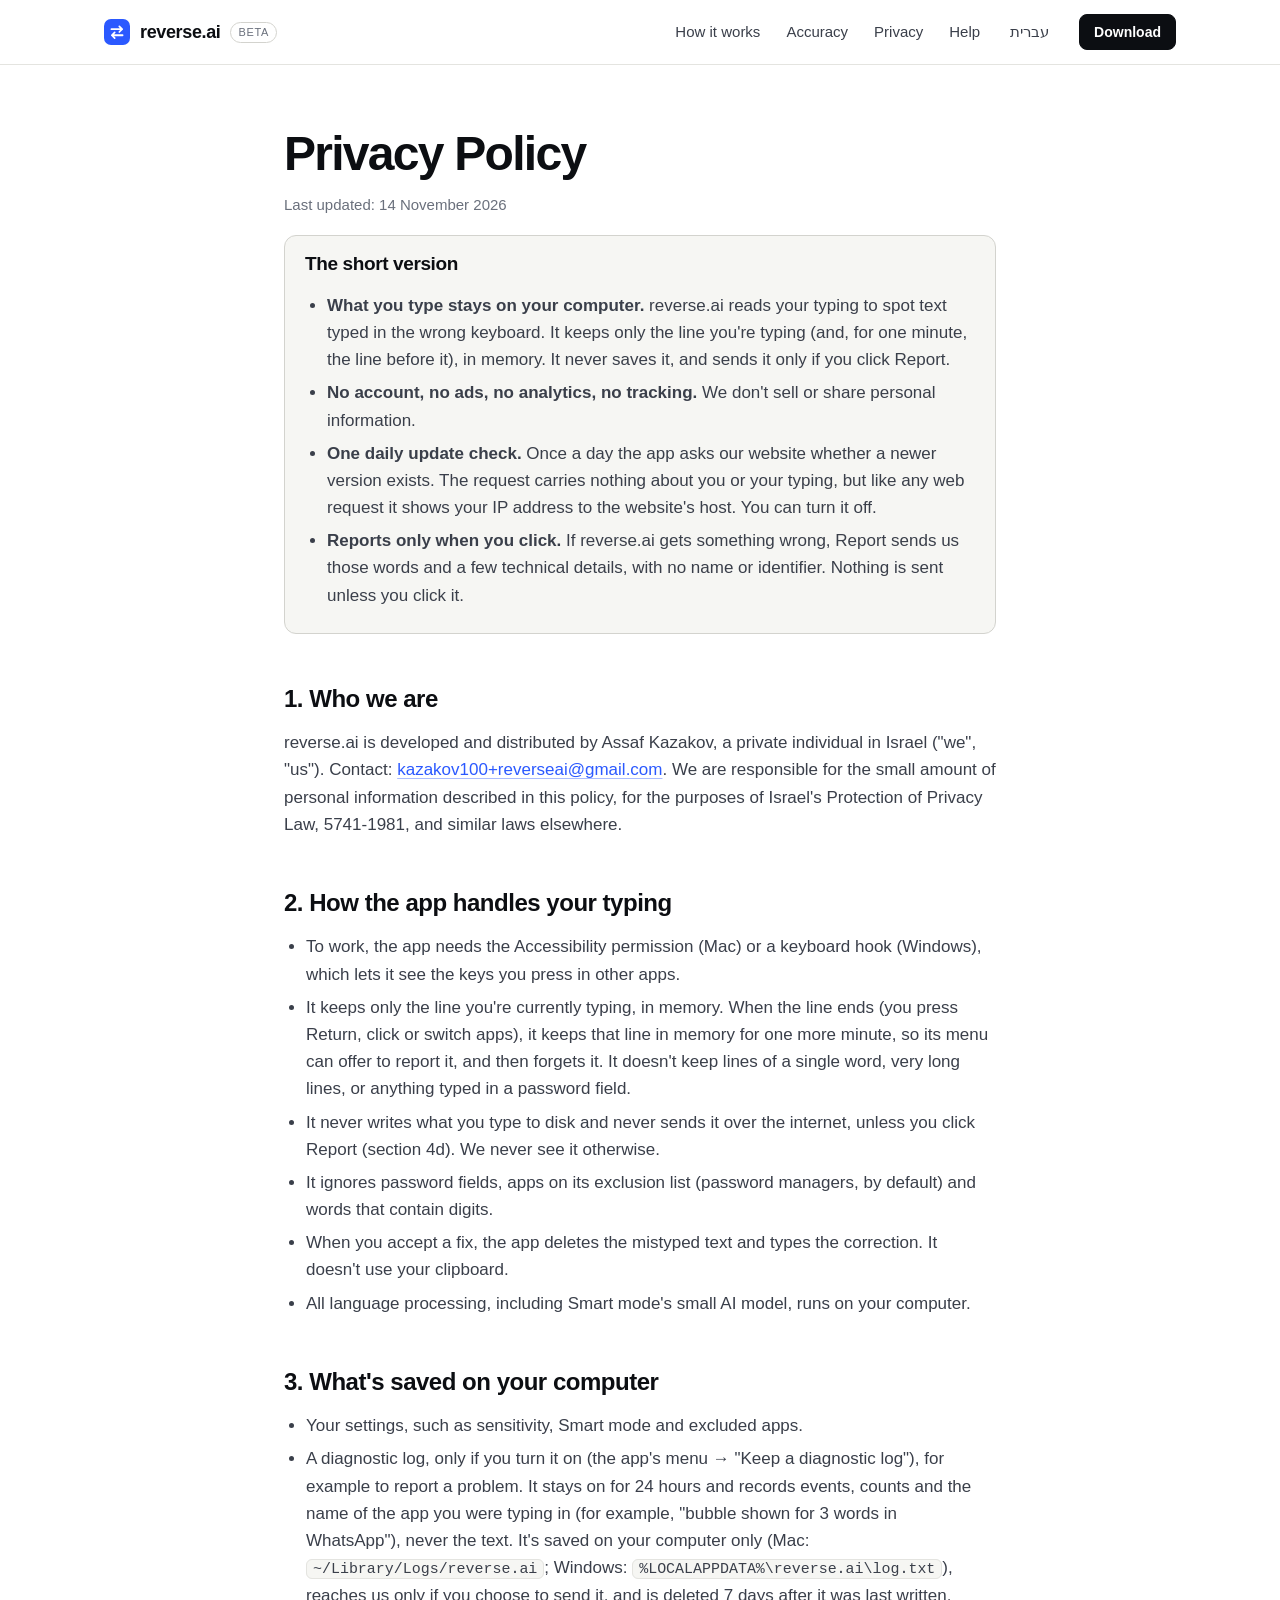
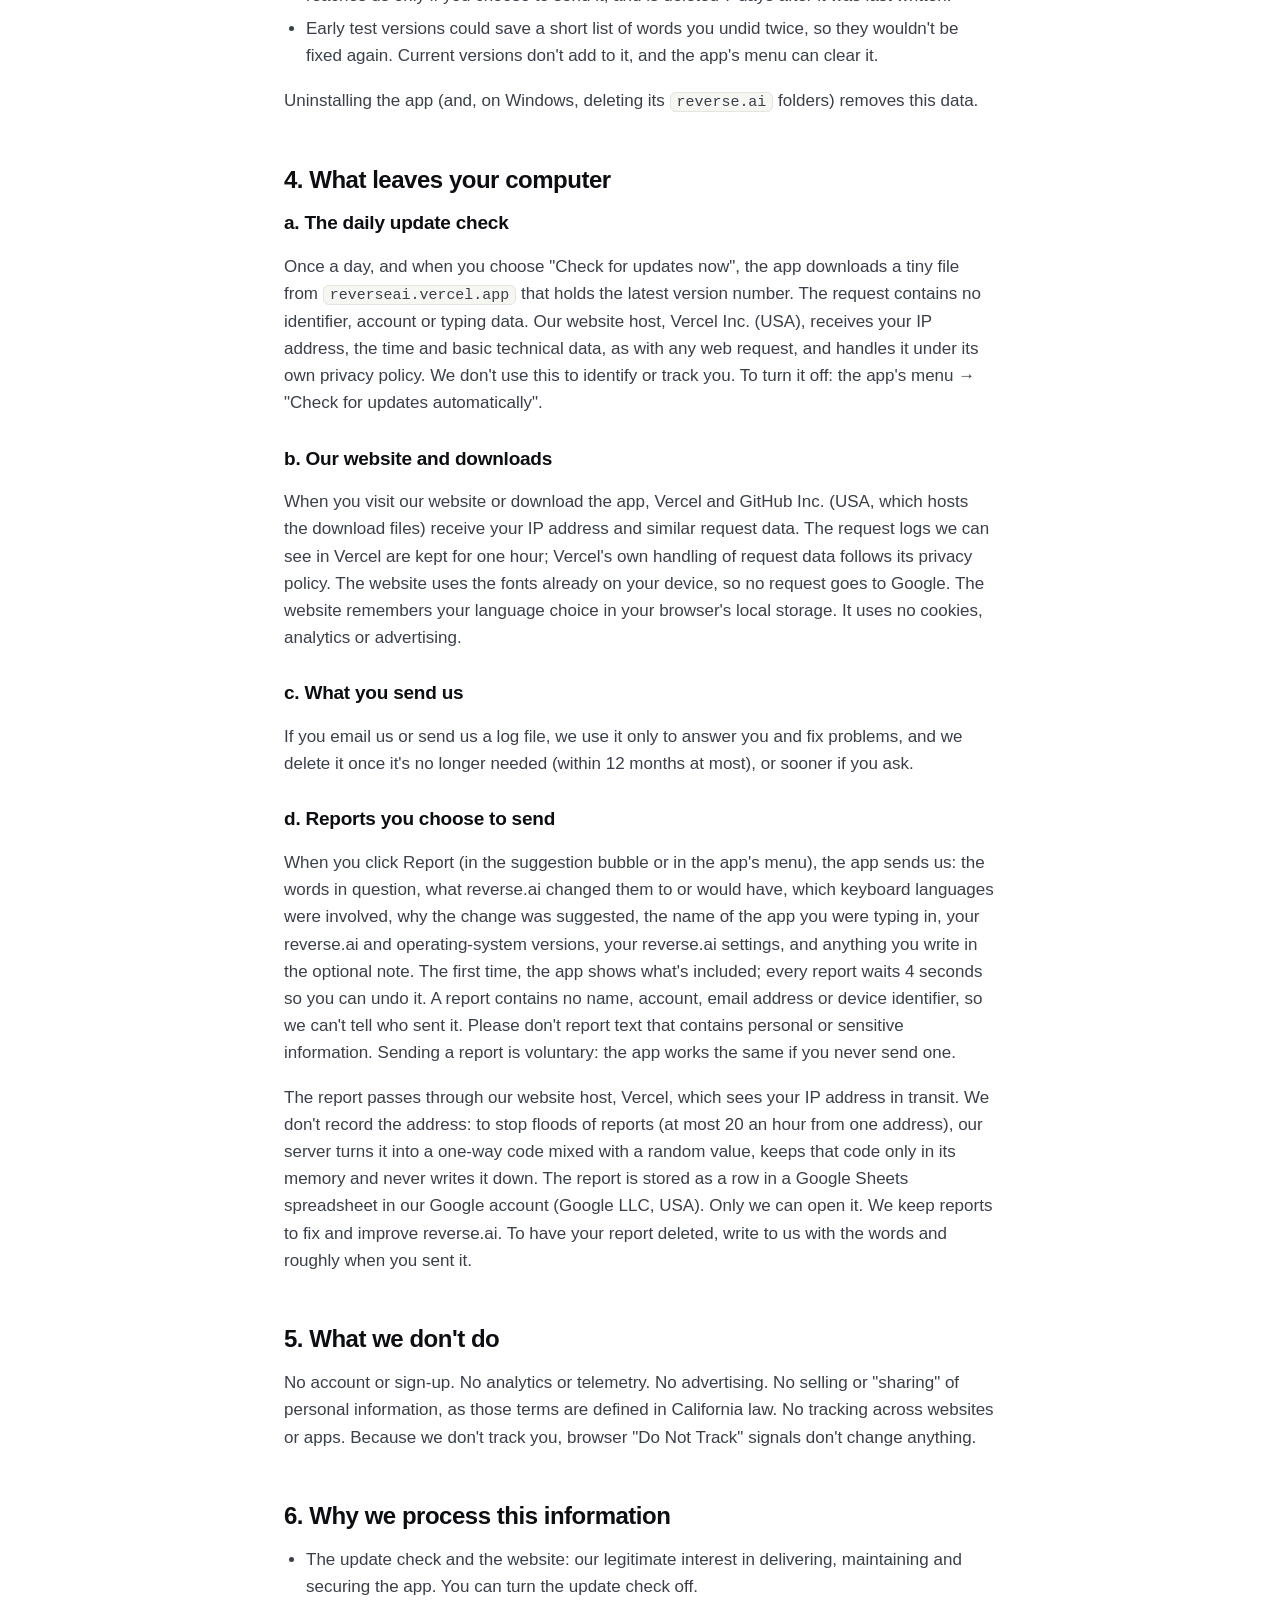
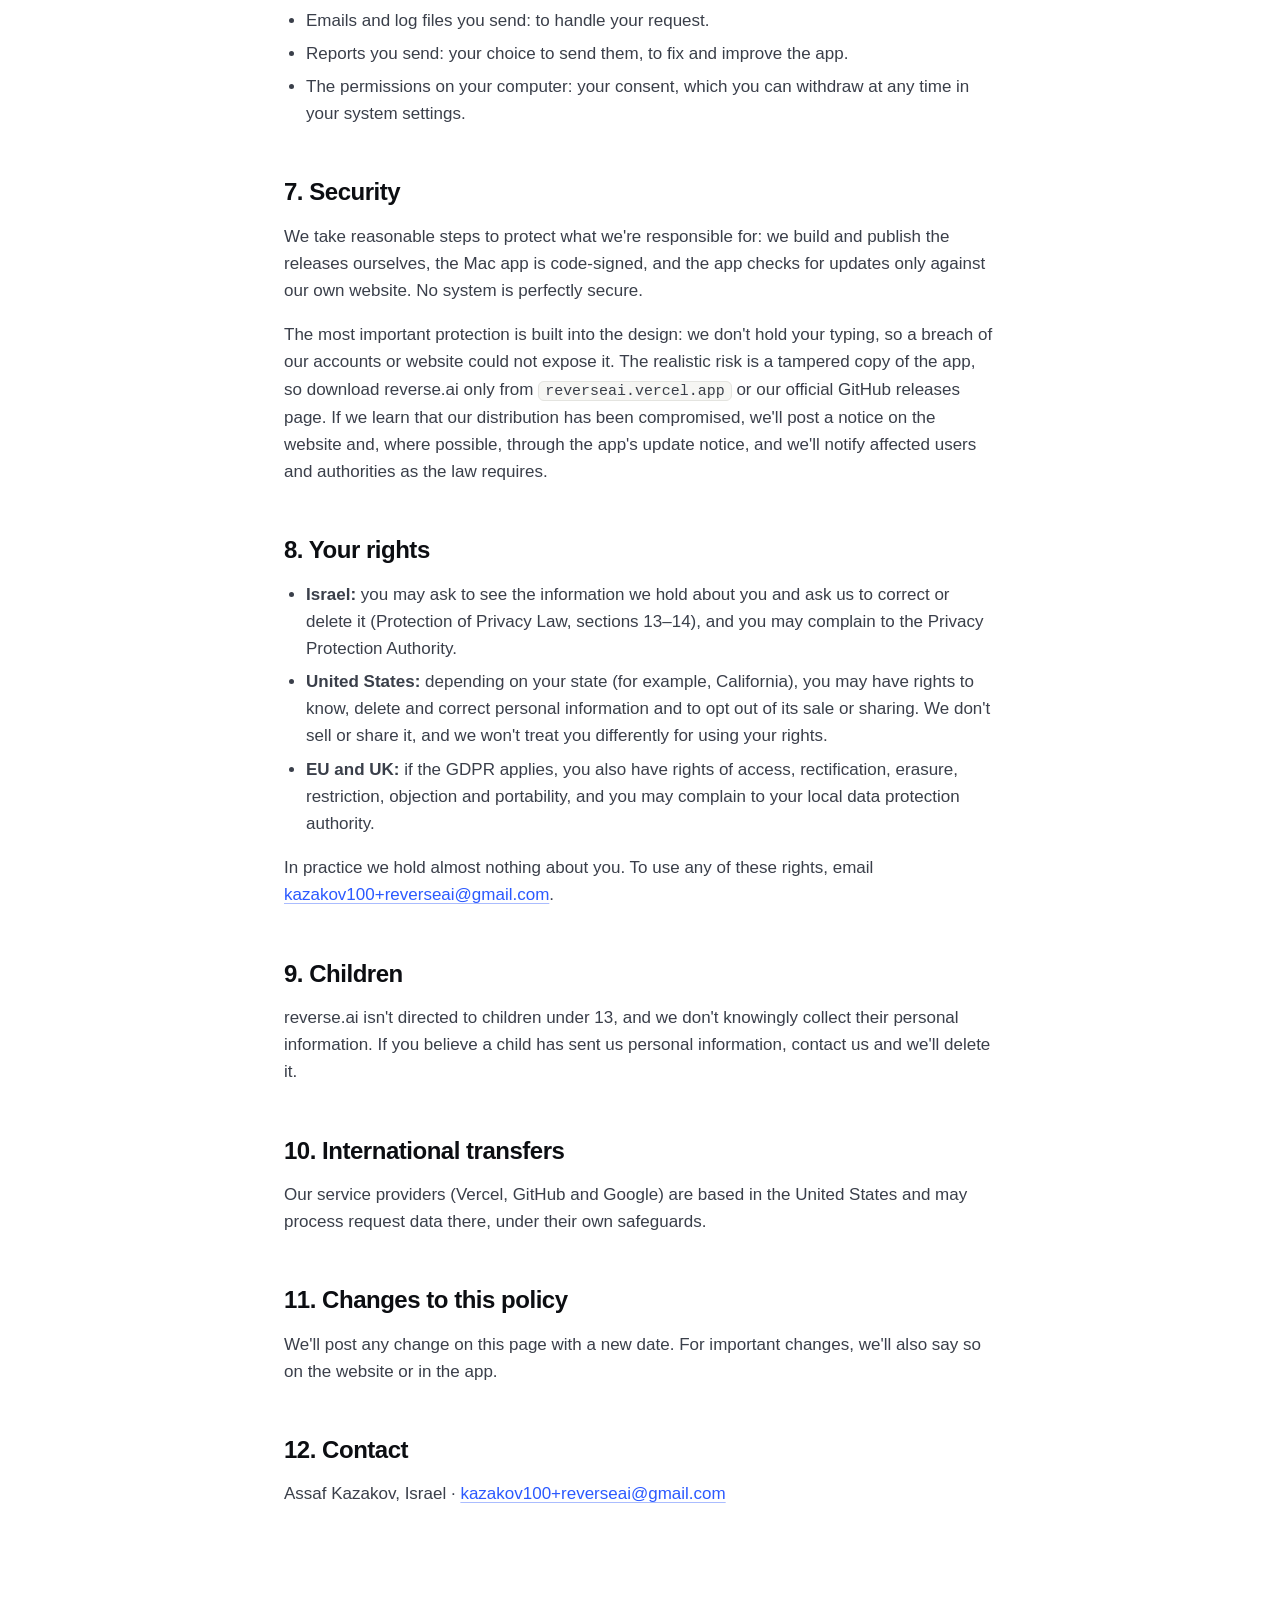
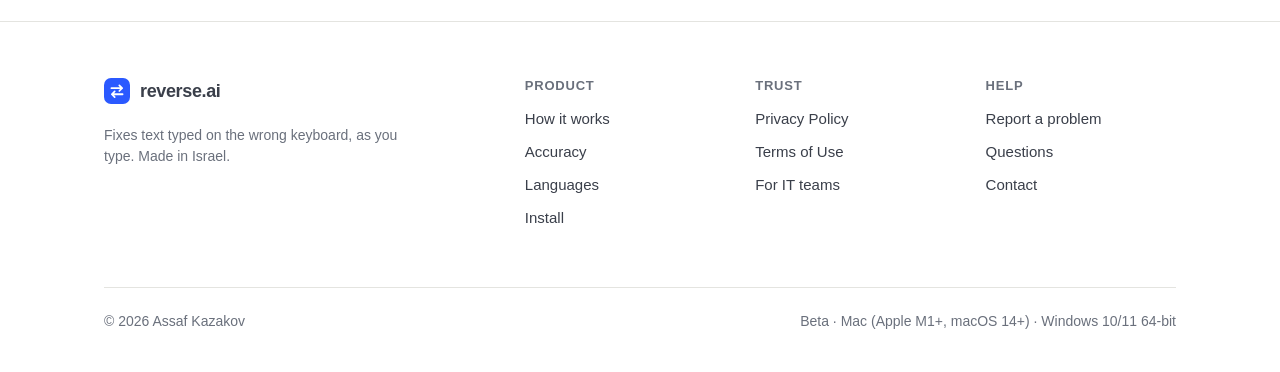
<file: privacy.html>
<!doctype html>
<html lang="en" dir="ltr">
<head>
<meta charset="utf-8">
<meta name="viewport" content="width=device-width, initial-scale=1">
<title>Privacy Policy · reverse.ai</title>
<meta name="description" content="How reverse.ai handles your information: what you type stays on your computer.">
<meta name="theme-color" content="#ffffff" media="(prefers-color-scheme: light)">
<meta name="theme-color" content="#0b0c0f" media="(prefers-color-scheme: dark)">
<link rel="icon" href="data:image/svg+xml,%3Csvg xmlns='http://www.w3.org/2000/svg' viewBox='0 0 28 28'%3E%3Crect width='28' height='28' rx='7.5' fill='%232b59ff'/%3E%3Cpath d='M8 11h11.5m0 0-3-3m3 3-3 3M20 17.5H8.5m0 0 3-3m-3 3 3 3' fill='none' stroke='%23fff' stroke-width='1.9' stroke-linecap='round' stroke-linejoin='round'/%3E%3C/svg%3E">
<link rel="stylesheet" href="/assets/site.css">
</head>
<body>

<div class="nav">
  <div class="wrap">
    <a class="brand" href="/"><svg viewBox="0 0 28 28" aria-hidden="true"><rect width="28" height="28" rx="7.5" fill="var(--accent)"/><path d="M8 11h11.5m0 0-3-3m3 3-3 3M20 17.5H8.5m0 0 3-3m-3 3 3 3" fill="none" stroke="#fff" stroke-width="1.9" stroke-linecap="round" stroke-linejoin="round"/></svg><span>reverse.ai</span><span class="tag">Beta</span></a>
    <nav aria-label="Sections">
      <a href="/#how"><span class="en">How it works</span><span class="he">איך זה עובד</span></a>
      <a href="/#accuracy"><span class="en">Accuracy</span><span class="he">דיוק</span></a>
      <a href="/#privacy"><span class="en">Privacy</span><span class="he">פרטיות</span></a>
      <a href="/#help"><span class="en">Help</span><span class="he">עזרה</span></a>
    </nav>
    <button class="langbtn" id="lang" type="button"><span class="en">עברית</span><span class="he">English</span></button>
    <a class="btn sm" href="/#install"><span class="en">Download</span><span class="he">הורדה</span></a>
  </div>
</div>

<main class="doc">
  <article class="en" lang="en" dir="ltr">
    <h1>Privacy Policy</h1>
    <p class="updated">Last updated: 14 November 2026</p>

    <div class="box">
      <h2>The short version</h2>
      <ul>
        <li><strong>What you type stays on your computer.</strong> reverse.ai reads your typing to spot text typed in the wrong keyboard. It keeps only the line you're typing (and, for one minute, the line before it), in memory. It never saves it, and sends it only if you click Report.</li>
        <li><strong>No account, no ads, no analytics, no tracking.</strong> We don't sell or share personal information.</li>
        <li><strong>One daily update check.</strong> Once a day the app asks our website whether a newer version exists. The request carries nothing about you or your typing, but like any web request it shows your IP address to the website's host. You can turn it off.</li>
        <li><strong>Reports only when you click.</strong> If reverse.ai gets something wrong, Report sends us those words and a few technical details, with no name or identifier. Nothing is sent unless you click it.</li>
      </ul>
    </div>

    <h2>1. Who we are</h2>
    <p>reverse.ai is developed and distributed by Assaf Kazakov, a private individual in Israel ("we", "us"). Contact: <a href="mailto:kazakov100+reverseai@gmail.com">kazakov100+reverseai@gmail.com</a>. We are responsible for the small amount of personal information described in this policy, for the purposes of Israel's Protection of Privacy Law, 5741-1981, and similar laws elsewhere.</p>

    <h2>2. How the app handles your typing</h2>
    <ul>
      <li>To work, the app needs the Accessibility permission (Mac) or a keyboard hook (Windows), which lets it see the keys you press in other apps.</li>
      <li>It keeps only the line you're currently typing, in memory. When the line ends (you press Return, click or switch apps), it keeps that line in memory for one more minute, so its menu can offer to report it, and then forgets it. It doesn't keep lines of a single word, very long lines, or anything typed in a password field.</li>
      <li>It never writes what you type to disk and never sends it over the internet, unless you click Report (section 4d). We never see it otherwise.</li>
      <li>It ignores password fields, apps on its exclusion list (password managers, by default) and words that contain digits.</li>
      <li>When you accept a fix, the app deletes the mistyped text and types the correction. It doesn't use your clipboard.</li>
      <li>All language processing, including Smart mode's small AI model, runs on your computer.</li>
    </ul>

    <h2>3. What's saved on your computer</h2>
    <ul>
      <li>Your settings, such as sensitivity, Smart mode and excluded apps.</li>
      <li>A diagnostic log, only if you turn it on (the app's menu → "Keep a diagnostic log"), for example to report a problem. It stays on for 24 hours and records events, counts and the name of the app you were typing in (for example, "bubble shown for 3 words in WhatsApp"), never the text. It's saved on your computer only (Mac: <code>~/Library/Logs/reverse.ai</code>; Windows: <code>%LOCALAPPDATA%\reverse.ai\log.txt</code>), reaches us only if you choose to send it, and is deleted 7 days after it was last written.</li>
      <li>Early test versions could save a short list of words you undid twice, so they wouldn't be fixed again. Current versions don't add to it, and the app's menu can clear it.</li>
    </ul>
    <p>Uninstalling the app (and, on Windows, deleting its <code>reverse.ai</code> folders) removes this data.</p>

    <h2>4. What leaves your computer</h2>
    <h3>a. The daily update check</h3>
    <p>Once a day, and when you choose "Check for updates now", the app downloads a tiny file from <code>reverseai.vercel.app</code> that holds the latest version number. The request contains no identifier, account or typing data. Our website host, Vercel Inc. (USA), receives your IP address, the time and basic technical data, as with any web request, and handles it under its own privacy policy. We don't use this to identify or track you. To turn it off: the app's menu → "Check for updates automatically".</p>
    <h3>b. Our website and downloads</h3>
    <p>When you visit our website or download the app, Vercel and GitHub Inc. (USA, which hosts the download files) receive your IP address and similar request data. The request logs we can see in Vercel are kept for one hour; Vercel's own handling of request data follows its privacy policy. The website uses the fonts already on your device, so no request goes to Google. The website remembers your language choice in your browser's local storage. It uses no cookies, analytics or advertising.</p>
    <h3>c. What you send us</h3>
    <p>If you email us or send us a log file, we use it only to answer you and fix problems, and we delete it once it's no longer needed (within 12 months at most), or sooner if you ask.</p>

    <h3>d. Reports you choose to send</h3>
    <p>When you click Report (in the suggestion bubble or in the app's menu), the app sends us: the words in question, what reverse.ai changed them to or would have, which keyboard languages were involved, why the change was suggested, the name of the app you were typing in, your reverse.ai and operating-system versions, your reverse.ai settings, and anything you write in the optional note. The first time, the app shows what's included; every report waits 4 seconds so you can undo it. A report contains no name, account, email address or device identifier, so we can't tell who sent it. Please don't report text that contains personal or sensitive information. Sending a report is voluntary: the app works the same if you never send one.</p>
    <p>The report passes through our website host, Vercel, which sees your IP address in transit. We don't record the address: to stop floods of reports (at most 20 an hour from one address), our server turns it into a one-way code mixed with a random value, keeps that code only in its memory and never writes it down. The report is stored as a row in a Google Sheets spreadsheet in our Google account (Google LLC, USA). Only we can open it. We keep reports to fix and improve reverse.ai. To have your report deleted, write to us with the words and roughly when you sent it.</p>

    <h2>5. What we don't do</h2>
    <p>No account or sign-up. No analytics or telemetry. No advertising. No selling or "sharing" of personal information, as those terms are defined in California law. No tracking across websites or apps. Because we don't track you, browser "Do Not Track" signals don't change anything.</p>

    <h2>6. Why we process this information</h2>
    <ul>
      <li>The update check and the website: our legitimate interest in delivering, maintaining and securing the app. You can turn the update check off.</li>
      <li>Emails and log files you send: to handle your request.</li>
      <li>Reports you send: your choice to send them, to fix and improve the app.</li>
      <li>The permissions on your computer: your consent, which you can withdraw at any time in your system settings.</li>
    </ul>

    <h2>7. Security</h2>
    <p>We take reasonable steps to protect what we're responsible for: we build and publish the releases ourselves, the Mac app is code-signed, and the app checks for updates only against our own website. No system is perfectly secure.</p>
    <p>The most important protection is built into the design: we don't hold your typing, so a breach of our accounts or website could not expose it. The realistic risk is a tampered copy of the app, so download reverse.ai only from <code>reverseai.vercel.app</code> or our official GitHub releases page. If we learn that our distribution has been compromised, we'll post a notice on the website and, where possible, through the app's update notice, and we'll notify affected users and authorities as the law requires.</p>

    <h2>8. Your rights</h2>
    <ul>
      <li><strong>Israel:</strong> you may ask to see the information we hold about you and ask us to correct or delete it (Protection of Privacy Law, sections 13–14), and you may complain to the Privacy Protection Authority.</li>
      <li><strong>United States:</strong> depending on your state (for example, California), you may have rights to know, delete and correct personal information and to opt out of its sale or sharing. We don't sell or share it, and we won't treat you differently for using your rights.</li>
      <li><strong>EU and UK:</strong> if the GDPR applies, you also have rights of access, rectification, erasure, restriction, objection and portability, and you may complain to your local data protection authority.</li>
    </ul>
    <p>In practice we hold almost nothing about you. To use any of these rights, email <a href="mailto:kazakov100+reverseai@gmail.com">kazakov100+reverseai@gmail.com</a>.</p>

    <h2>9. Children</h2>
    <p>reverse.ai isn't directed to children under 13, and we don't knowingly collect their personal information. If you believe a child has sent us personal information, contact us and we'll delete it.</p>

    <h2>10. International transfers</h2>
    <p>Our service providers (Vercel, GitHub and Google) are based in the United States and may process request data there, under their own safeguards.</p>

    <h2>11. Changes to this policy</h2>
    <p>We'll post any change on this page with a new date. For important changes, we'll also say so on the website or in the app.</p>

    <h2>12. Contact</h2>
    <p>Assaf Kazakov, Israel · <a href="mailto:kazakov100+reverseai@gmail.com">kazakov100+reverseai@gmail.com</a></p>
  </article>

  <article class="he" lang="he" dir="rtl">
    <h1>מדיניות פרטיות</h1>
    <p class="updated">עדכון אחרון: 14 בנובמבר 2026</p>

    <div class="box">
      <h2>בקצרה</h2>
      <ul>
        <li><strong>מה שמקלידים נשאר במחשב.</strong> reverse.ai קורא את ההקלדה כדי לזהות טקסט שנכתב בשפת מקלדת לא נכונה. הוא שומר רק את השורה שמקלידים כרגע (ולמשך דקה גם את השורה שלפניה), בזיכרון. הוא לעולם לא שומר אותה, ושולח אותה רק אם לוחצים Report.</li>
        <li><strong>בלי חשבון, בלי פרסומות, בלי אנליטיקה, בלי מעקב.</strong> אנחנו לא מוכרים ולא משתפים מידע אישי.</li>
        <li><strong>בדיקת עדכונים אחת ביום.</strong> פעם ביום האפליקציה שואלת את האתר שלנו אם יש גרסה חדשה. הבקשה לא כוללת שום מידע עליכם או על מה שאתם מקלידים, אבל כמו כל בקשה באינטרנט, היא חושפת את כתובת ה-IP שלכם לחברה שמארחת את האתר. אפשר לכבות אותה.</li>
        <li><strong>דיווח רק כשלוחצים.</strong> אם reverse.ai טועה, הכפתור Report שולח לנו את המילים האלה וכמה פרטים טכניים, בלי שם ובלי מזהה. שום דבר לא נשלח בלי שלוחצים עליו.</li>
      </ul>
    </div>

    <h2>1. מי אנחנו</h2>
    <p>reverse.ai מפותח ומופץ על ידי אסף קזקוב, אדם פרטי בישראל ("אנחנו"). ליצירת קשר: <a href="mailto:kazakov100+reverseai@gmail.com">kazakov100+reverseai@gmail.com</a>. אנחנו אחראים למעט המידע האישי המתואר במדיניות זו, לעניין חוק הגנת הפרטיות, התשמ"א-1981, וחוקים דומים במדינות אחרות.</p>

    <h2>2. איך האפליקציה מטפלת במה שמקלידים</h2>
    <ul>
      <li>כדי לפעול, האפליקציה צריכה הרשאת נגישות (במק) או האזנה למקלדת (בווינדוס), שמאפשרות לה לראות את המקשים שלוחצים באפליקציות אחרות.</li>
      <li>היא שומרת רק את השורה שמקלידים כרגע, בזיכרון. כשהשורה מסתיימת (לוחצים Enter, לוחצים בעכבר או עוברים לאפליקציה אחרת), היא שומרת אותה בזיכרון עוד דקה אחת, כדי שהתפריט יוכל להציע לדווח עליה, ואז שוכחת אותה. היא לא שומרת שורות של מילה אחת, שורות ארוכות מאוד או כל דבר שהוקלד בשדה סיסמה.</li>
      <li>היא לעולם לא כותבת את מה שמקלידים לדיסק ולא שולחת אותו באינטרנט, אלא אם לוחצים Report (סעיף 4ד). מעבר לזה אנחנו אף פעם לא רואים אותו.</li>
      <li>היא מתעלמת משדות סיסמה, מאפליקציות ברשימת ההחרגה (מנהלי סיסמאות, כברירת מחדל) וממילים שיש בהן ספרות.</li>
      <li>כשמאשרים תיקון, האפליקציה מוחקת את הטקסט השגוי ומקלידה את התיקון. היא לא משתמשת בלוח ההעתקה.</li>
      <li>כל עיבוד השפה, כולל מודל הבינה המלאכותית הקטן של מצב חכם (Smart mode), רץ על המחשב שלכם.</li>
    </ul>

    <h2>3. מה נשמר במחשב שלכם</h2>
    <ul>
      <li>ההגדרות שלכם, כמו רגישות, מצב חכם ואפליקציות מוחרגות.</li>
      <li>יומן אבחון, רק אם תפעילו אותו (תפריט האפליקציה ← "Keep a diagnostic log"), למשל כדי לדווח על תקלה. הוא פועל 24 שעות ורושם אירועים, ספירות ואת שם האפליקציה שבה הקלדתם (למשל "בועה הוצגה ל-3 מילים בוואטסאפ"), אף פעם לא את הטקסט. הוא נשמר רק במחשב שלכם (במק: <code>~/Library/Logs/reverse.ai</code>; בווינדוס: <code>%LOCALAPPDATA%\reverse.ai\log.txt</code>), מגיע אלינו רק אם תבחרו לשלוח אותו, ונמחק 7 ימים אחרי הכתיבה האחרונה אליו.</li>
      <li>גרסאות ניסיון מוקדמות יכלו לשמור רשימה קצרה של מילים שביטלתם את תיקונן פעמיים, כדי שלא יתוקנו שוב. גרסאות נוכחיות לא מוסיפות לה, ואפשר לנקות אותה מתפריט האפליקציה.</li>
    </ul>
    <p>הסרת האפליקציה (ובווינדוס גם מחיקת תיקיות ה-<code>reverse.ai</code> שלה) מוחקת את המידע הזה.</p>

    <h2>4. מה יוצא מהמחשב שלכם</h2>
    <h3>א. בדיקת העדכונים היומית</h3>
    <p>פעם ביום, וכשבוחרים "Check for updates now", האפליקציה מורידה מ-<code>reverseai.vercel.app</code> קובץ קטנטן שמכיל את מספר הגרסה האחרונה. הבקשה לא כוללת שום מזהה, חשבון או תוכן הקלדה. החברה שמארחת את האתר שלנו, Vercel Inc. (ארה"ב), מקבלת את כתובת ה-IP, את השעה ונתונים טכניים בסיסיים, כמו בכל בקשה באינטרנט, ומטפלת בהם לפי מדיניות הפרטיות שלה. אנחנו לא משתמשים בזה כדי לזהות אתכם או לעקוב אחריכם. לכיבוי: תפריט האפליקציה ← "Check for updates automatically".</p>
    <h3>ב. האתר וההורדות</h3>
    <p>כשנכנסים לאתר שלנו או מורידים את האפליקציה, Vercel ו-GitHub Inc. (ארה"ב, שמארחת את קובצי ההורדה) מקבלות את כתובת ה-IP ונתוני בקשה דומים. יומני הבקשות שאנחנו רואים ב-Vercel נשמרים שעה אחת; הטיפול של Vercel עצמה בנתוני בקשות כפוף למדיניות הפרטיות שלה. האתר משתמש בגופנים שכבר נמצאים במכשיר שלכם, כך ששום בקשה לא נשלחת לגוגל. האתר זוכר את בחירת השפה שלכם באחסון המקומי של הדפדפן. הוא לא משתמש בעוגיות, באנליטיקה או בפרסום.</p>
    <h3>ג. מה ששולחים לנו</h3>
    <p>אם תשלחו לנו מייל או קובץ יומן, נשתמש בו רק כדי לענות לכם ולתקן תקלות, ונמחק אותו כשלא יהיה בו עוד צורך (תוך 12 חודשים לכל היותר), או מוקדם יותר לבקשתכם.</p>

    <h3>ד. דיווחים ששולחים לנו</h3>
    <p>כשלוחצים Report (בבועת ההצעה או בתפריט האפליקציה), האפליקציה שולחת לנו: את המילים הרלוונטיות, למה reverse.ai שינה אותן או היה משנה, באילו שפות מקלדת מדובר, למה השינוי הוצע, את שם האפליקציה שבה הקלדתם, את גרסת reverse.ai ומערכת ההפעלה, את ההגדרות שלכם ב-reverse.ai, וכל מה שתכתבו בהערה (אם תבחרו). בפעם הראשונה האפליקציה מציגה מה נכלל בדיווח, וכל דיווח מחכה 4 שניות כדי שאפשר יהיה לבטל אותו. דיווח לא כולל שם, חשבון, כתובת מייל או מזהה מכשיר, כך שאיננו יודעים מי שלח אותו. נא לא לדווח על טקסט שיש בו מידע אישי או רגיש. שליחת דיווח היא וולונטרית: האפליקציה עובדת אותו דבר גם אם לא שולחים אף פעם.</p>
    <p>הדיווח עובר דרך החברה שמארחת את האתר שלנו, Vercel, שרואה את כתובת ה-IP בזמן ההעברה. אנחנו לא שומרים את הכתובת: כדי למנוע הצפה של דיווחים (עד 20 בשעה מכתובת אחת), השרת שלנו הופך אותה לקוד חד-כיווני מעורבב בערך אקראי, שומר את הקוד רק בזיכרון ואף פעם לא כותב אותו. הדיווח נשמר כשורה בגיליון Google Sheets בחשבון Google שלנו (Google LLC, ארה"ב). רק אנחנו יכולים לפתוח אותו. אנחנו שומרים דיווחים כדי לתקן ולשפר את reverse.ai. כדי שנמחק דיווח שלכם, כתבו לנו את המילים ובערך מתי שלחתם אותו.</p>

    <h2>5. מה אנחנו לא עושים</h2>
    <p>אין חשבון או הרשמה. אין אנליטיקה או טלמטריה. אין פרסום. אין מכירה או "שיתוף" של מידע אישי, כהגדרתם בדין בקליפורניה. אין מעקב בין אתרים או אפליקציות. מכיוון שאיננו עוקבים אחריכם, אותות "Do Not Track" בדפדפן לא משנים דבר.</p>

    <h2>6. למה אנחנו מעבדים את המידע הזה</h2>
    <ul>
      <li>בדיקת העדכונים והאתר: האינטרס הלגיטימי שלנו לספק, לתחזק ולאבטח את האפליקציה. אפשר לכבות את בדיקת העדכונים.</li>
      <li>מיילים וקובצי יומן שאתם שולחים: כדי לטפל בפנייה שלכם.</li>
      <li>דיווחים שאתם שולחים: הבחירה שלכם לשלוח אותם, כדי לתקן ולשפר את האפליקציה.</li>
      <li>ההרשאות במחשב: ההסכמה שלכם, שאפשר לבטל בכל עת בהגדרות המערכת.</li>
    </ul>

    <h2>7. אבטחה</h2>
    <p>אנחנו נוקטים צעדים סבירים להגן על מה שבאחריותנו: אנחנו בונים ומפרסמים את הגרסאות בעצמנו, אפליקציית המק חתומה דיגיטלית, והאפליקציה בודקת עדכונים רק מול האתר שלנו. אף מערכת אינה מאובטחת לחלוטין.</p>
    <p>ההגנה החשובה ביותר מובנית בתכנון: אנחנו לא מחזיקים את מה שאתם מקלידים, ולכן פריצה לחשבונות או לאתר שלנו לא יכולה לחשוף אותו. הסיכון המעשי הוא עותק מזויף של האפליקציה, ולכן הורידו את reverse.ai רק מ-<code>reverseai.vercel.app</code> או מדף הגרסאות הרשמי שלנו ב-GitHub. אם נגלה שערוץ ההפצה שלנו נפרץ, נפרסם הודעה באתר וככל האפשר גם בהודעת העדכון של האפליקציה, ונודיע למשתמשים שנפגעו ולרשויות כפי שהדין מחייב.</p>

    <h2>8. הזכויות שלכם</h2>
    <ul>
      <li><strong>ישראל:</strong> אתם רשאים לבקש לעיין במידע שאנחנו מחזיקים עליכם ולבקש לתקן או למחוק אותו (חוק הגנת הפרטיות, סעיפים 13–14), ולהגיש תלונה לרשות להגנת הפרטיות.</li>
      <li><strong>ארצות הברית:</strong> בהתאם למדינה שבה אתם גרים (למשל קליפורניה), ייתכן שיש לכם זכות לדעת, למחוק ולתקן מידע אישי ולבקש שלא יימכר או ישותף. אנחנו לא מוכרים ולא משתפים אותו, ולא נתייחס אליכם אחרת אם תממשו את זכויותיכם.</li>
      <li><strong>האיחוד האירופי ובריטניה:</strong> אם חל עליכם ה-GDPR, יש לכם גם זכויות עיון, תיקון, מחיקה, הגבלה, התנגדות וניוד, ואתם רשאים להתלונן לרשות להגנת המידע במדינתכם.</li>
    </ul>
    <p>בפועל, אנחנו מחזיקים עליכם כמעט כלום. למימוש כל אחת מהזכויות: <a href="mailto:kazakov100+reverseai@gmail.com">kazakov100+reverseai@gmail.com</a>.</p>

    <h2>9. ילדים</h2>
    <p>reverse.ai לא מיועד לילדים מתחת לגיל 13, ואיננו אוספים ביודעין מידע אישי עליהם. אם אתם סבורים שילד שלח לנו מידע אישי, פנו אלינו ונמחק אותו.</p>

    <h2>10. העברה לחו"ל</h2>
    <p>נותני השירות שלנו (Vercel,‏ GitHub ו-Google) נמצאים בארצות הברית ועשויים לעבד שם נתוני בקשות, לפי אמצעי ההגנה שלהם.</p>

    <h2>11. שינויים במדיניות</h2>
    <p>כל שינוי יפורסם בעמוד זה עם תאריך חדש. על שינויים מהותיים נודיע גם באתר או באפליקציה.</p>

    <h2>12. יצירת קשר</h2>
    <p>אסף קזקוב, ישראל · <a href="mailto:kazakov100+reverseai@gmail.com">kazakov100+reverseai@gmail.com</a></p>
  </article>
</main>

<footer>
  <div class="wrap">
    <div class="fgrid">
      <div>
        <a class="brand" href="/"><svg viewBox="0 0 28 28" aria-hidden="true"><rect width="28" height="28" rx="7.5" fill="var(--accent)"/><path d="M8 11h11.5m0 0-3-3m3 3-3 3M20 17.5H8.5m0 0 3-3m-3 3 3 3" fill="none" stroke="#fff" stroke-width="1.9" stroke-linecap="round" stroke-linejoin="round"/></svg><span>reverse.ai</span></a>
        <p class="small" style="max-width:300px;margin-top:14px"><span class="en">Fixes text typed on the wrong keyboard, as you type. Made in Israel.</span><span class="he">מתקן טקסט שהוקלד במקלדת הלא נכונה, תוך כדי הקלדה. נוצר בישראל.</span></p>
      </div>
      <div><h4><span class="en">Product</span><span class="he">המוצר</span></h4><ul>
        <li><a href="/#how"><span class="en">How it works</span><span class="he">איך זה עובד</span></a></li>
        <li><a href="/#accuracy"><span class="en">Accuracy</span><span class="he">דיוק</span></a></li>
        <li><a href="/#languages"><span class="en">Languages</span><span class="he">שפות</span></a></li>
        <li><a href="/#install"><span class="en">Install</span><span class="he">התקנה</span></a></li>
      </ul></div>
      <div><h4><span class="en">Trust</span><span class="he">אמון</span></h4><ul>
        <li><a href="/privacy"><span class="en">Privacy Policy</span><span class="he">מדיניות פרטיות</span></a></li>
        <li><a href="/terms"><span class="en">Terms of Use</span><span class="he">תנאי שימוש</span></a></li>
        <li><a href="/it"><span class="en">For IT teams</span><span class="he">לצוותי IT</span></a></li>
      </ul></div>
      <div><h4><span class="en">Help</span><span class="he">עזרה</span></h4><ul>
        <li><a href="/#help"><span class="en">Report a problem</span><span class="he">דיווח על בעיה</span></a></li>
        <li><a href="/#questions"><span class="en">Questions</span><span class="he">שאלות</span></a></li>
        <li><a href="mailto:kazakov100+reverseai@gmail.com"><span class="en">Contact</span><span class="he">יצירת קשר</span></a></li>
      </ul></div>
    </div>
    <div class="fnote"><span>© 2026 Assaf Kazakov</span><span dir="ltr">Beta · Mac (Apple M1+, macOS 14+) · Windows 10/11 64-bit</span></div>
  </div>
</footer>

<script>
(function () {
  var root = document.documentElement;
  function setLang(l) { root.lang = l; root.dir = l === 'he' ? 'rtl' : 'ltr'; try { localStorage.setItem('lang', l); } catch (e) {} }
  var saved = null; try { saved = localStorage.getItem('lang'); } catch (e) {}
  setLang(saved === 'he' ? 'he' : 'en');
  document.getElementById('lang').onclick = function () { setLang(root.lang === 'he' ? 'en' : 'he'); };
})();
</script>
</body>
</html>
</file>
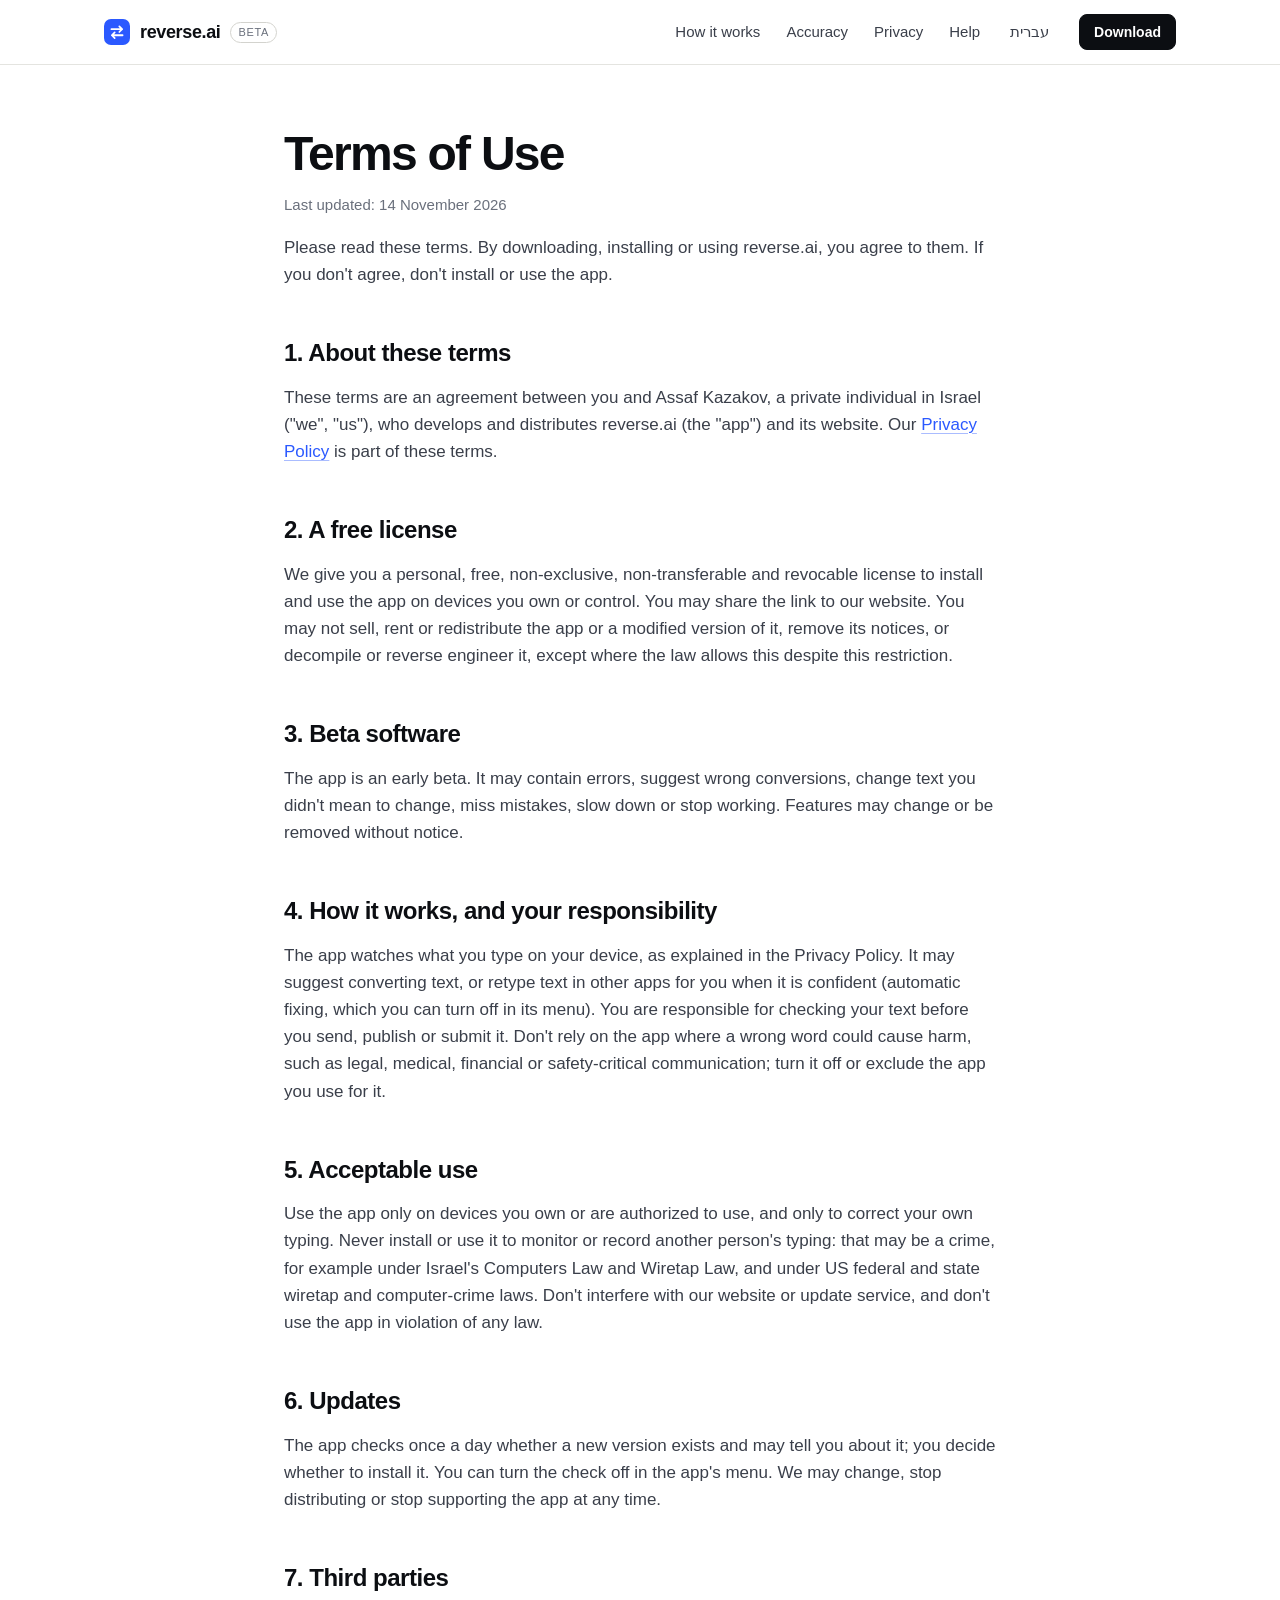
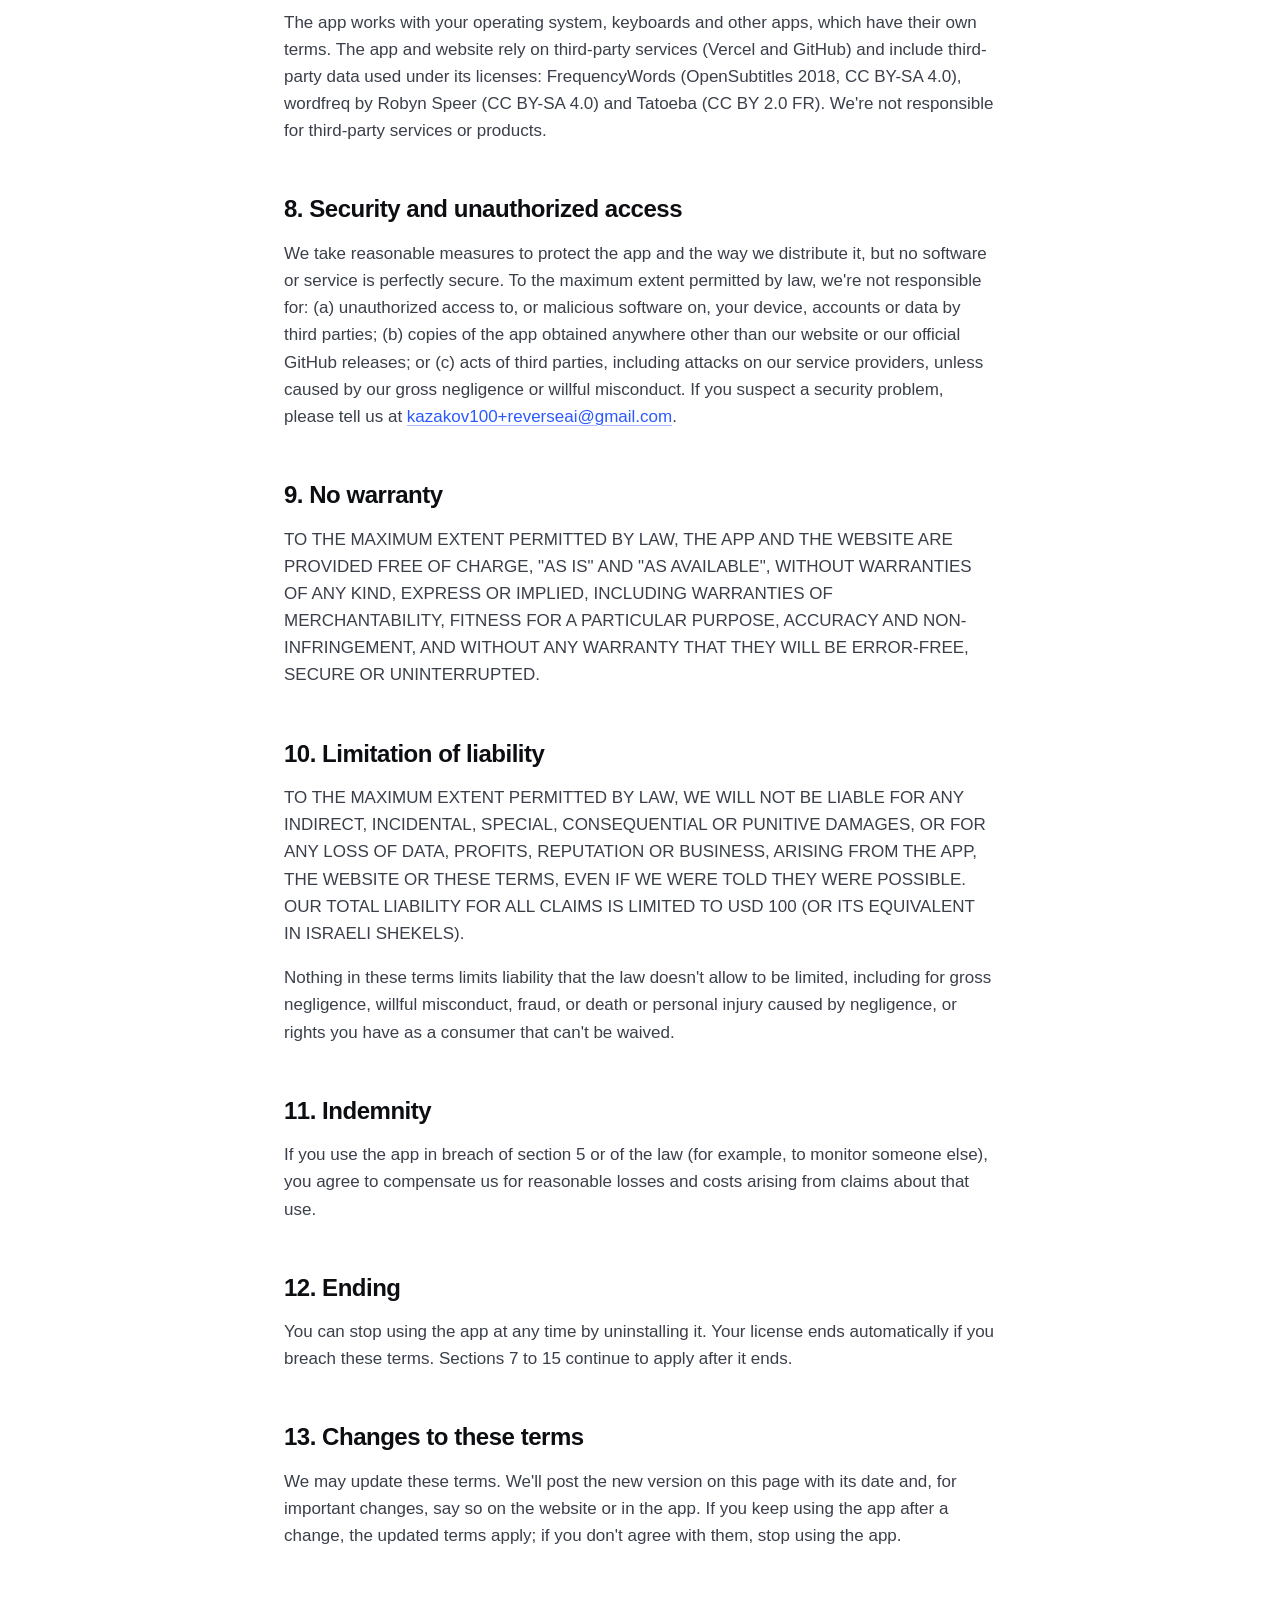
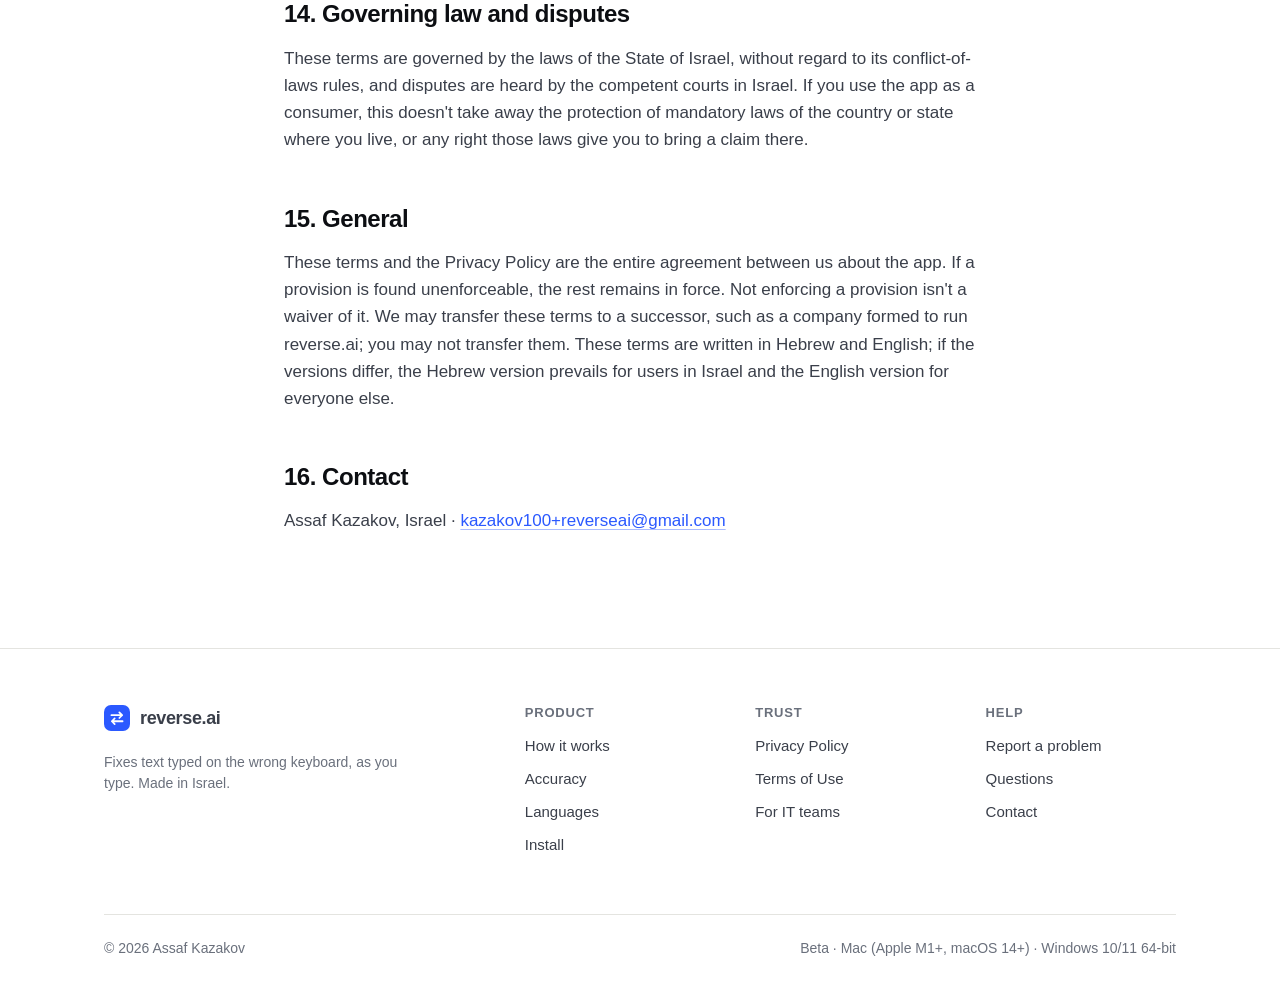
<file: terms.html>
<!doctype html>
<html lang="en" dir="ltr">
<head>
<meta charset="utf-8">
<meta name="viewport" content="width=device-width, initial-scale=1">
<title>Terms of Use · reverse.ai</title>
<meta name="description" content="The terms for using reverse.ai, a free beta for Mac and Windows.">
<meta name="theme-color" content="#ffffff" media="(prefers-color-scheme: light)">
<meta name="theme-color" content="#0b0c0f" media="(prefers-color-scheme: dark)">
<link rel="icon" href="data:image/svg+xml,%3Csvg xmlns='http://www.w3.org/2000/svg' viewBox='0 0 28 28'%3E%3Crect width='28' height='28' rx='7.5' fill='%232b59ff'/%3E%3Cpath d='M8 11h11.5m0 0-3-3m3 3-3 3M20 17.5H8.5m0 0 3-3m-3 3 3 3' fill='none' stroke='%23fff' stroke-width='1.9' stroke-linecap='round' stroke-linejoin='round'/%3E%3C/svg%3E">
<link rel="stylesheet" href="/assets/site.css">
</head>
<body>

<div class="nav">
  <div class="wrap">
    <a class="brand" href="/"><svg viewBox="0 0 28 28" aria-hidden="true"><rect width="28" height="28" rx="7.5" fill="var(--accent)"/><path d="M8 11h11.5m0 0-3-3m3 3-3 3M20 17.5H8.5m0 0 3-3m-3 3 3 3" fill="none" stroke="#fff" stroke-width="1.9" stroke-linecap="round" stroke-linejoin="round"/></svg><span>reverse.ai</span><span class="tag">Beta</span></a>
    <nav aria-label="Sections">
      <a href="/#how"><span class="en">How it works</span><span class="he">איך זה עובד</span></a>
      <a href="/#accuracy"><span class="en">Accuracy</span><span class="he">דיוק</span></a>
      <a href="/#privacy"><span class="en">Privacy</span><span class="he">פרטיות</span></a>
      <a href="/#help"><span class="en">Help</span><span class="he">עזרה</span></a>
    </nav>
    <button class="langbtn" id="lang" type="button"><span class="en">עברית</span><span class="he">English</span></button>
    <a class="btn sm" href="/#install"><span class="en">Download</span><span class="he">הורדה</span></a>
  </div>
</div>

<main class="doc">
  <article class="en" lang="en" dir="ltr">
    <h1>Terms of Use</h1>
    <p class="updated">Last updated: 14 November 2026</p>
    <p>Please read these terms. By downloading, installing or using reverse.ai, you agree to them. If you don't agree, don't install or use the app.</p>

    <h2>1. About these terms</h2>
    <p>These terms are an agreement between you and Assaf Kazakov, a private individual in Israel ("we", "us"), who develops and distributes reverse.ai (the "app") and its website. Our <a href="/privacy">Privacy Policy</a> is part of these terms.</p>

    <h2>2. A free license</h2>
    <p>We give you a personal, free, non-exclusive, non-transferable and revocable license to install and use the app on devices you own or control. You may share the link to our website. You may not sell, rent or redistribute the app or a modified version of it, remove its notices, or decompile or reverse engineer it, except where the law allows this despite this restriction.</p>

    <h2>3. Beta software</h2>
    <p>The app is an early beta. It may contain errors, suggest wrong conversions, change text you didn't mean to change, miss mistakes, slow down or stop working. Features may change or be removed without notice.</p>

    <h2>4. How it works, and your responsibility</h2>
    <p>The app watches what you type on your device, as explained in the Privacy Policy. It may suggest converting text, or retype text in other apps for you when it is confident (automatic fixing, which you can turn off in its menu). You are responsible for checking your text before you send, publish or submit it. Don't rely on the app where a wrong word could cause harm, such as legal, medical, financial or safety-critical communication; turn it off or exclude the app you use for it.</p>

    <h2>5. Acceptable use</h2>
    <p>Use the app only on devices you own or are authorized to use, and only to correct your own typing. Never install or use it to monitor or record another person's typing: that may be a crime, for example under Israel's Computers Law and Wiretap Law, and under US federal and state wiretap and computer-crime laws. Don't interfere with our website or update service, and don't use the app in violation of any law.</p>

    <h2>6. Updates</h2>
    <p>The app checks once a day whether a new version exists and may tell you about it; you decide whether to install it. You can turn the check off in the app's menu. We may change, stop distributing or stop supporting the app at any time.</p>

    <h2>7. Third parties</h2>
    <p>The app works with your operating system, keyboards and other apps, which have their own terms. The app and website rely on third-party services (Vercel and GitHub) and include third-party data used under its licenses: FrequencyWords (OpenSubtitles 2018, CC BY-SA 4.0), wordfreq by Robyn Speer (CC BY-SA 4.0) and Tatoeba (CC BY 2.0 FR). We're not responsible for third-party services or products.</p>

    <h2>8. Security and unauthorized access</h2>
    <p>We take reasonable measures to protect the app and the way we distribute it, but no software or service is perfectly secure. To the maximum extent permitted by law, we're not responsible for: (a) unauthorized access to, or malicious software on, your device, accounts or data by third parties; (b) copies of the app obtained anywhere other than our website or our official GitHub releases; or (c) acts of third parties, including attacks on our service providers, unless caused by our gross negligence or willful misconduct. If you suspect a security problem, please tell us at <a href="mailto:kazakov100+reverseai@gmail.com">kazakov100+reverseai@gmail.com</a>.</p>

    <h2>9. No warranty</h2>
    <p>TO THE MAXIMUM EXTENT PERMITTED BY LAW, THE APP AND THE WEBSITE ARE PROVIDED FREE OF CHARGE, "AS IS" AND "AS AVAILABLE", WITHOUT WARRANTIES OF ANY KIND, EXPRESS OR IMPLIED, INCLUDING WARRANTIES OF MERCHANTABILITY, FITNESS FOR A PARTICULAR PURPOSE, ACCURACY AND NON-INFRINGEMENT, AND WITHOUT ANY WARRANTY THAT THEY WILL BE ERROR-FREE, SECURE OR UNINTERRUPTED.</p>

    <h2>10. Limitation of liability</h2>
    <p>TO THE MAXIMUM EXTENT PERMITTED BY LAW, WE WILL NOT BE LIABLE FOR ANY INDIRECT, INCIDENTAL, SPECIAL, CONSEQUENTIAL OR PUNITIVE DAMAGES, OR FOR ANY LOSS OF DATA, PROFITS, REPUTATION OR BUSINESS, ARISING FROM THE APP, THE WEBSITE OR THESE TERMS, EVEN IF WE WERE TOLD THEY WERE POSSIBLE. OUR TOTAL LIABILITY FOR ALL CLAIMS IS LIMITED TO USD 100 (OR ITS EQUIVALENT IN ISRAELI SHEKELS).</p>
    <p>Nothing in these terms limits liability that the law doesn't allow to be limited, including for gross negligence, willful misconduct, fraud, or death or personal injury caused by negligence, or rights you have as a consumer that can't be waived.</p>

    <h2>11. Indemnity</h2>
    <p>If you use the app in breach of section 5 or of the law (for example, to monitor someone else), you agree to compensate us for reasonable losses and costs arising from claims about that use.</p>

    <h2>12. Ending</h2>
    <p>You can stop using the app at any time by uninstalling it. Your license ends automatically if you breach these terms. Sections 7 to 15 continue to apply after it ends.</p>

    <h2>13. Changes to these terms</h2>
    <p>We may update these terms. We'll post the new version on this page with its date and, for important changes, say so on the website or in the app. If you keep using the app after a change, the updated terms apply; if you don't agree with them, stop using the app.</p>

    <h2>14. Governing law and disputes</h2>
    <p>These terms are governed by the laws of the State of Israel, without regard to its conflict-of-laws rules, and disputes are heard by the competent courts in Israel. If you use the app as a consumer, this doesn't take away the protection of mandatory laws of the country or state where you live, or any right those laws give you to bring a claim there.</p>

    <h2>15. General</h2>
    <p>These terms and the Privacy Policy are the entire agreement between us about the app. If a provision is found unenforceable, the rest remains in force. Not enforcing a provision isn't a waiver of it. We may transfer these terms to a successor, such as a company formed to run reverse.ai; you may not transfer them. These terms are written in Hebrew and English; if the versions differ, the Hebrew version prevails for users in Israel and the English version for everyone else.</p>

    <h2>16. Contact</h2>
    <p>Assaf Kazakov, Israel · <a href="mailto:kazakov100+reverseai@gmail.com">kazakov100+reverseai@gmail.com</a></p>
  </article>

  <article class="he" lang="he" dir="rtl">
    <h1>תנאי שימוש</h1>
    <p class="updated">עדכון אחרון: 14 בנובמבר 2026</p>
    <p>אנא קראו את התנאים האלה. הורדה, התקנה או שימוש ב-reverse.ai מהווים הסכמה להם. אם אינכם מסכימים, אל תתקינו ואל תשתמשו באפליקציה.</p>

    <h2>1. על התנאים</h2>
    <p>תנאים אלה הם הסכם בינכם לבין אסף קזקוב, אדם פרטי בישראל ("אנחנו"), שמפתח ומפיץ את reverse.ai ("האפליקציה") ואת האתר שלה. <a href="/privacy">מדיניות הפרטיות</a> שלנו היא חלק מתנאים אלה.</p>

    <h2>2. רישיון חינמי</h2>
    <p>אנחנו מעניקים לכם רישיון אישי, חינמי, לא בלעדי, שאינו ניתן להעברה וניתן לביטול, להתקין את האפליקציה ולהשתמש בה במכשירים שבבעלותכם או בשליטתכם. מותר לשתף את הקישור לאתר שלנו. אסור למכור, להשכיר או להפיץ את האפליקציה או גרסה משונה שלה, להסיר ממנה הודעות, או לבצע בה הנדסה לאחור, אלא אם הדין מתיר זאת למרות הגבלה זו.</p>

    <h2>3. גרסת בטא</h2>
    <p>האפליקציה היא גרסת בטא מוקדמת. היא עלולה להכיל שגיאות, להציע המרות שגויות, לשנות טקסט שלא התכוונתם לשנות, לפספס טעויות, להאט או להפסיק לפעול. תכונות עשויות להשתנות או להיעלם ללא הודעה מוקדמת.</p>

    <h2>4. איך זה עובד, והאחריות שלכם</h2>
    <p>האפליקציה עוקבת אחר מה שמקלידים במכשיר שלכם, כמוסבר במדיניות הפרטיות. היא עשויה להציע המרת טקסט, או להקליד מחדש טקסט באפליקציות אחרות בשבילכם כשהיא בטוחה (תיקון אוטומטי, שאפשר לכבות בתפריט שלה). האחריות לבדוק את הטקסט לפני שליחה, פרסום או הגשה היא שלכם. אל תסתמכו על האפליקציה במקומות שבהם מילה שגויה עלולה לגרום נזק, כמו תקשורת משפטית, רפואית, פיננסית או בטיחותית; כבו אותה או החריגו את האפליקציה שבה אתם משתמשים לשם כך.</p>

    <h2>5. שימוש מותר</h2>
    <p>השתמשו באפליקציה רק במכשירים שבבעלותכם או שמותר לכם להשתמש בהם, ורק כדי לתקן את ההקלדה שלכם. לעולם אל תתקינו אותה ואל תשתמשו בה כדי לעקוב אחר הקלדה של אדם אחר או להקליט אותה: הדבר עלול להיות עבירה, למשל לפי חוק המחשבים וחוק האזנת סתר בישראל, ולפי חוקי האזנה ועבירות מחשב פדרליים ומדינתיים בארצות הברית. אל תפריעו לפעילות האתר או שירות העדכונים שלנו, ואל תשתמשו באפליקציה בניגוד לדין.</p>

    <h2>6. עדכונים</h2>
    <p>האפליקציה בודקת פעם ביום אם יש גרסה חדשה ועשויה להודיע לכם עליה; אתם מחליטים אם להתקין אותה. אפשר לכבות את הבדיקה בתפריט האפליקציה. אנחנו רשאים לשנות את האפליקציה, להפסיק להפיץ אותה או להפסיק לתמוך בה בכל עת.</p>

    <h2>7. צדדים שלישיים</h2>
    <p>האפליקציה פועלת עם מערכת ההפעלה, המקלדות והאפליקציות האחרות שלכם, שיש להן תנאים משלהן. האפליקציה והאתר נשענים על שירותי צד שלישי (Vercel ו-GitHub) וכוללים נתונים של צד שלישי לפי הרישיונות שלהם: FrequencyWords‏ (OpenSubtitles 2018,‏ CC BY-SA 4.0), ‏wordfreq מאת Robyn Speer‏ (CC BY-SA 4.0) ו-Tatoeba‏ (CC BY 2.0 FR). איננו אחראים לשירותים או מוצרים של צד שלישי.</p>

    <h2>8. אבטחה וגישה בלתי מורשית</h2>
    <p>אנחנו נוקטים אמצעים סבירים כדי להגן על האפליקציה ועל אופן הפצתה, אבל אף תוכנה או שירות אינם מאובטחים לחלוטין. ככל שהדין מתיר, איננו אחראים ל: (א) גישה בלתי מורשית של צד שלישי למכשיר, לחשבונות או למידע שלכם, או לתוכנה זדונית בהם; (ב) עותקים של האפליקציה שהושגו ממקום אחר מלבד האתר שלנו או דף הגרסאות הרשמי שלנו ב-GitHub; או (ג) מעשים של צדדים שלישיים, לרבות התקפות על נותני השירות שלנו, אלא אם נגרמו ברשלנות רבתי או בזדון מצדנו. אם אתם חושדים בבעיית אבטחה, ספרו לנו ב-<a href="mailto:kazakov100+reverseai@gmail.com">kazakov100+reverseai@gmail.com</a>.</p>

    <h2>9. היעדר אחריות</h2>
    <p>ככל שהדין מתיר, האפליקציה והאתר ניתנים בחינם, "כמות שהם" (AS IS) ו"כפי שהם זמינים", ללא כל אחריות, מפורשת או משתמעת, לרבות אחריות לסחירות, להתאמה למטרה מסוימת, לדיוק ולאי-הפרה, וללא אחריות לכך שיפעלו ללא שגיאות, באופן מאובטח או ללא הפסקות.</p>

    <h2>10. הגבלת אחריות</h2>
    <p>ככל שהדין מתיר, לא נישא באחריות לנזקים עקיפים, נלווים, מיוחדים, תוצאתיים או עונשיים, או לאובדן מידע, רווחים, מוניטין או עסקים, הנובעים מהאפליקציה, מהאתר או מתנאים אלה, גם אם נאמר לנו שהם אפשריים. האחריות הכוללת שלנו לכל התביעות מוגבלת ל-100 דולר ארה"ב (או שוויים בשקלים).</p>
    <p>שום דבר בתנאים אלה אינו מגביל אחריות שהדין אינו מתיר להגביל, לרבות בשל רשלנות רבתי, זדון, מרמה, או מוות או נזק גוף שנגרמו ברשלנות, ואינו גורע מזכויות שיש לכם כצרכנים ושלא ניתן לוותר עליהן.</p>

    <h2>11. שיפוי</h2>
    <p>אם תשתמשו באפליקציה בניגוד לסעיף 5 או לדין (למשל כדי לעקוב אחר אדם אחר), אתם מסכימים לפצות אותנו על הפסדים והוצאות סבירים הנובעים מתביעות בגין שימוש כזה.</p>

    <h2>12. סיום</h2>
    <p>אפשר להפסיק להשתמש באפליקציה בכל עת על ידי הסרתה. הרישיון שלכם מסתיים מאליו אם תפרו את התנאים. סעיפים 7 עד 15 ממשיכים לחול גם לאחר סיומו.</p>

    <h2>13. שינויים בתנאים</h2>
    <p>אנחנו רשאים לעדכן תנאים אלה. הגרסה החדשה תפורסם בעמוד זה עם תאריכה, ועל שינויים מהותיים נודיע גם באתר או באפליקציה. המשך שימוש באפליקציה לאחר שינוי מהווה הסכמה לתנאים המעודכנים; אם אינכם מסכימים להם, הפסיקו להשתמש באפליקציה.</p>

    <h2>14. הדין החל וסמכות שיפוט</h2>
    <p>על תנאים אלה חלים דיני מדינת ישראל, ללא תחולת כללי ברירת הדין שלה, וסכסוכים יידונו בבתי המשפט המוסמכים בישראל. אם אתם משתמשים באפליקציה כצרכנים, אין בכך כדי לשלול מכם את הגנת הדינים הקוגנטיים של המדינה שבה אתם גרים, או זכות שדינים אלה מעניקים לכם להגיש תביעה בה.</p>

    <h2>15. כללי</h2>
    <p>תנאים אלה ומדיניות הפרטיות הם ההסכם המלא בינינו בעניין האפליקציה. אם הוראה כלשהי תימצא בלתי אכיפה, יתר ההוראות יישארו בתוקף. אי-אכיפה של הוראה אינה ויתור עליה. אנחנו רשאים להעביר תנאים אלה לגורם שיבוא במקומנו, כמו חברה שתוקם להפעלת reverse.ai; אתם אינכם רשאים להעביר אותם. התנאים נכתבו בעברית ובאנגלית; אם יש סתירה בין הנוסחים, הנוסח העברי גובר למשתמשים בישראל והנוסח האנגלי לכל השאר.</p>

    <h2>16. יצירת קשר</h2>
    <p>אסף קזקוב, ישראל · <a href="mailto:kazakov100+reverseai@gmail.com">kazakov100+reverseai@gmail.com</a></p>
  </article>
</main>

<footer>
  <div class="wrap">
    <div class="fgrid">
      <div>
        <a class="brand" href="/"><svg viewBox="0 0 28 28" aria-hidden="true"><rect width="28" height="28" rx="7.5" fill="var(--accent)"/><path d="M8 11h11.5m0 0-3-3m3 3-3 3M20 17.5H8.5m0 0 3-3m-3 3 3 3" fill="none" stroke="#fff" stroke-width="1.9" stroke-linecap="round" stroke-linejoin="round"/></svg><span>reverse.ai</span></a>
        <p class="small" style="max-width:300px;margin-top:14px"><span class="en">Fixes text typed on the wrong keyboard, as you type. Made in Israel.</span><span class="he">מתקן טקסט שהוקלד במקלדת הלא נכונה, תוך כדי הקלדה. נוצר בישראל.</span></p>
      </div>
      <div><h4><span class="en">Product</span><span class="he">המוצר</span></h4><ul>
        <li><a href="/#how"><span class="en">How it works</span><span class="he">איך זה עובד</span></a></li>
        <li><a href="/#accuracy"><span class="en">Accuracy</span><span class="he">דיוק</span></a></li>
        <li><a href="/#languages"><span class="en">Languages</span><span class="he">שפות</span></a></li>
        <li><a href="/#install"><span class="en">Install</span><span class="he">התקנה</span></a></li>
      </ul></div>
      <div><h4><span class="en">Trust</span><span class="he">אמון</span></h4><ul>
        <li><a href="/privacy"><span class="en">Privacy Policy</span><span class="he">מדיניות פרטיות</span></a></li>
        <li><a href="/terms"><span class="en">Terms of Use</span><span class="he">תנאי שימוש</span></a></li>
        <li><a href="/it"><span class="en">For IT teams</span><span class="he">לצוותי IT</span></a></li>
      </ul></div>
      <div><h4><span class="en">Help</span><span class="he">עזרה</span></h4><ul>
        <li><a href="/#help"><span class="en">Report a problem</span><span class="he">דיווח על בעיה</span></a></li>
        <li><a href="/#questions"><span class="en">Questions</span><span class="he">שאלות</span></a></li>
        <li><a href="mailto:kazakov100+reverseai@gmail.com"><span class="en">Contact</span><span class="he">יצירת קשר</span></a></li>
      </ul></div>
    </div>
    <div class="fnote"><span>© 2026 Assaf Kazakov</span><span dir="ltr">Beta · Mac (Apple M1+, macOS 14+) · Windows 10/11 64-bit</span></div>
  </div>
</footer>

<script>
(function () {
  var root = document.documentElement;
  function setLang(l) { root.lang = l; root.dir = l === 'he' ? 'rtl' : 'ltr'; try { localStorage.setItem('lang', l); } catch (e) {} }
  var saved = null; try { saved = localStorage.getItem('lang'); } catch (e) {}
  setLang(saved === 'he' ? 'he' : 'en');
  document.getElementById('lang').onclick = function () { setLang(root.lang === 'he' ? 'en' : 'he'); };
})();
</script>
</body>
</html>
</file>
<file: assets/site.css>
/* reverse.ai — site styles. One accent (the product's blue), system fonts, no web requests beyond this file. */
:root {
  --bg: #ffffff; --soft: #f6f6f3; --ink: #0c0e12; --ink2: #3a3f4a; --muted: #6a707c; --line: #e4e4e0; --line2: #d3d3ce;
  --accent: #2b59ff; --accent-ink: #ffffff; --ok: #0b7a4b;
  --win: #ffffff; --win-bar: #f1f1ee; --shadow: 0 1px 2px rgba(12,14,18,.06), 0 24px 60px -20px rgba(12,14,18,.22);
  --term: #101216; --term-ink: #e7e9ee;
  --sans: -apple-system, BlinkMacSystemFont, "SF Pro Text", "Segoe UI Variable Text", "Segoe UI", Roboto, "Helvetica Neue", Arial, "Noto Sans Hebrew", sans-serif;
  --display: -apple-system, BlinkMacSystemFont, "SF Pro Display", "Segoe UI Variable Display", "Segoe UI", Roboto, "Helvetica Neue", Arial, "Noto Sans Hebrew", sans-serif;
  --mono: ui-monospace, "SF Mono", SFMono-Regular, Menlo, Consolas, "Liberation Mono", monospace;
  --w: 1120px;
}
@media (prefers-color-scheme: dark) {
  :root {
    --bg: #0b0c0f; --soft: #111318; --ink: #f2f3f5; --ink2: #c4c7ce; --muted: #8a8f9a; --line: #22252b; --line2: #30343c;
    --accent: #6f8cff; --accent-ink: #0b0c0f; --ok: #4cc38a;
    --win: #15171c; --win-bar: #1b1e24; --shadow: 0 1px 2px rgba(0,0,0,.5), 0 30px 70px -20px rgba(0,0,0,.7);
    --term: #07080a;
  }
}
* { box-sizing: border-box; }
html { -webkit-text-size-adjust: 100%; scroll-behavior: smooth; scroll-padding-top: 84px; }
body { margin: 0; background: var(--bg); color: var(--ink); font: 17px/1.6 var(--sans); -webkit-font-smoothing: antialiased; text-rendering: optimizeLegibility; }
[lang=he] .en, [lang=en] .he { display: none !important; }
a { color: inherit; text-decoration-color: var(--line2); text-underline-offset: 3px; text-decoration-thickness: 1px; }
a:hover { text-decoration-color: currentColor; }
b, strong { font-weight: 600; }
code, .k { font-family: var(--mono); font-size: .88em; background: var(--soft); border: 1px solid var(--line); padding: 1px 6px; border-radius: 6px; direction: ltr; unicode-bidi: isolate; white-space: nowrap; }
b[dir], a[dir], span[dir=ltr] { unicode-bidi: isolate; }
b[dir] { white-space: nowrap; }
.wrap { max-width: var(--w); margin: 0 auto; padding: 0 24px; }
:focus-visible { outline: 2px solid var(--accent); outline-offset: 3px; border-radius: 6px; }

/* ---- navigation */
.nav { position: sticky; top: 0; z-index: 20; background: color-mix(in srgb, var(--bg) 82%, transparent); backdrop-filter: saturate(160%) blur(14px); -webkit-backdrop-filter: saturate(160%) blur(14px); border-bottom: 1px solid var(--line); }
.nav .wrap { display: flex; align-items: center; gap: 28px; height: 64px; }
.brand { display: inline-flex; align-items: center; gap: 10px; text-decoration: none; font: 600 18px/1 var(--display); letter-spacing: -.02em; direction: ltr; }
.brand svg { width: 26px; height: 26px; flex: none; }
.brand .tag { font: 500 11px/1 var(--sans); letter-spacing: .06em; text-transform: uppercase; color: var(--muted); border: 1px solid var(--line2); border-radius: 99px; padding: 4px 7px; }
.nav nav { display: flex; gap: 26px; margin-inline-start: auto; }
.nav nav a { font-size: 15px; color: var(--ink2); text-decoration: none; }
.nav nav a:hover { color: var(--ink); }
.langbtn { border: 0; background: none; color: var(--ink2); font: 15px var(--sans); cursor: pointer; padding: 6px 2px; }
.langbtn:hover { color: var(--ink); }
.btn { display: inline-flex; align-items: center; justify-content: center; gap: 9px; height: 46px; padding: 0 20px; border-radius: 10px; background: var(--ink); color: var(--bg); font: 600 16px/1 var(--sans); text-decoration: none; border: 1px solid var(--ink); cursor: pointer; transition: transform .12s ease, opacity .12s ease; white-space: nowrap; }
.btn:hover { opacity: .88; }
.btn:active { transform: translateY(1px); }
.btn svg { width: 17px; height: 17px; flex: none; }
.btn.ghost { background: transparent; color: var(--ink); border-color: var(--line2); }
.btn.ghost:hover { border-color: var(--ink); opacity: 1; }
.btn.sm { height: 36px; padding: 0 14px; font-size: 14px; border-radius: 8px; }
@media (max-width: 860px) { .nav nav { display: none; } .nav .wrap { gap: 14px; } .langbtn { margin-inline-start: auto; } }

/* ---- type */
h1, h2, h3 { font-family: var(--display); margin: 0; text-wrap: balance; }
h1 { font-size: clamp(38px, 4.7vw, 60px); line-height: 1.04; letter-spacing: -.036em; font-weight: 680; }
h2 { font-size: clamp(28px, 3.3vw, 40px); line-height: 1.1; letter-spacing: -.03em; font-weight: 660; }
h3 { font-size: 19px; line-height: 1.3; letter-spacing: -.012em; font-weight: 620; }
[lang=he] h1, [lang=he] h2, [lang=he] h3 { letter-spacing: -.015em; }
.eyebrow { font: 600 13px/1 var(--sans); letter-spacing: .08em; text-transform: uppercase; color: var(--muted); margin: 0 0 18px; }
[lang=he] .eyebrow { letter-spacing: .02em; font-size: 14px; }
.lead { font-size: clamp(18px, 1.5vw, 20px); line-height: 1.55; color: var(--ink2); margin: 22px 0 0; max-width: 34em; text-wrap: pretty; }
.muted { color: var(--muted); }
.small { font-size: 14px; line-height: 1.5; color: var(--muted); }
section { padding: 104px 0; }
section.soft { background: var(--soft); border-block: 1px solid var(--line); }
.head { max-width: 760px; margin-bottom: 56px; }
.head p { color: var(--ink2); font-size: 18px; margin: 16px 0 0; max-width: 36em; text-wrap: pretty; }
@media (max-width: 720px) { section { padding: 72px 0; } .head { margin-bottom: 40px; } }

/* ---- hero */
.hero { padding: 76px 0 96px; }
.hero .wrap { display: grid; grid-template-columns: minmax(0, 1fr) minmax(0, 1fr); gap: 64px; align-items: center; }
.cta { display: flex; flex-wrap: wrap; align-items: center; gap: 12px; margin-top: 34px; }
.sys { margin: 16px 0 0; }
.seg { display: inline-flex; border: 1px solid var(--line2); border-radius: 10px; padding: 3px; gap: 2px; }
.seg button { border: 0; background: none; color: var(--muted); font: 500 14px var(--sans); padding: 0 12px; height: 38px; border-radius: 7px; cursor: pointer; }
.seg button[aria-pressed=true] { background: var(--soft); color: var(--ink); box-shadow: inset 0 0 0 1px var(--line); }
@media (max-width: 980px) { .hero { padding: 48px 0 40px; } .hero .wrap { grid-template-columns: 1fr; gap: 44px; } }

/* ---- the demo: a desktop window, the keyboard indicator, and reverse.ai's bubble */
.demo { direction: ltr; position: relative; }
.window { background: var(--win); border: 1px solid var(--line2); border-radius: 14px; box-shadow: var(--shadow); overflow: hidden; }
.bar { display: flex; align-items: center; gap: 10px; height: 42px; padding: 0 14px; background: var(--win-bar); border-bottom: 1px solid var(--line); }
.lights { display: flex; gap: 7px; }
.lights i { width: 11px; height: 11px; border-radius: 50%; background: var(--line2); display: block; }
.app { display: inline-flex; align-items: center; gap: 8px; font: 500 13px var(--sans); color: var(--ink2); margin-inline-start: 6px; }
.app svg { width: 16px; height: 16px; }
.kb { margin-inline-start: auto; display: inline-flex; align-items: center; gap: 6px; font: 600 12px var(--sans); letter-spacing: .04em; color: var(--ink2); border: 1px solid var(--line2); border-radius: 6px; padding: 3px 8px; transition: background .25s, color .25s, border-color .25s; }
.kb svg { width: 15px; height: 15px; }
.kb.flash { background: var(--accent); border-color: var(--accent); color: var(--accent-ink); }
.screen { height: 236px; display: flex; flex-direction: column; background: var(--win); }
.ctx { flex: 1; min-height: 0; overflow: hidden; padding: 18px 18px 0; font-size: 14px; color: var(--ink2); }
.row { display: flex; align-items: center; gap: 10px; padding: 14px 18px 18px; }
.field { flex: 1; min-width: 0; height: 44px; display: flex; align-items: center; padding: 0 14px; border: 1px solid var(--line2); border-radius: 10px; background: var(--bg); font-size: 16px; white-space: nowrap; overflow: hidden; }
.field.rtl { direction: rtl; }
.field.term { border: 0; background: none; padding: 0; font-family: var(--mono); font-size: 14px; color: var(--term-ink); height: 30px; }
.field.term::before { content: '>'; margin-right: 10px; color: #d97757; }
.caret { width: 2px; height: 20px; background: var(--accent); margin: 0 1px; animation: blink 1.05s steps(1) infinite; flex: none; }
@keyframes blink { 50% { opacity: 0; } }
.send { flex: none; width: 36px; height: 36px; border-radius: 50%; display: grid; place-items: center; background: var(--ink); color: var(--bg); font: 600 13px var(--sans); }
.send svg { width: 16px; height: 16px; fill: currentColor; }
.send.gmail { width: auto; border-radius: 8px; padding: 0 14px; }
.send.term { display: none; }
.msg { display: inline-block; background: var(--soft); border: 1px solid var(--line); border-radius: 12px; padding: 7px 12px; direction: rtl; color: var(--ink); }
.sl-ch { font-weight: 600; color: var(--ink); margin-bottom: 10px; }
.sl-msg { display: flex; gap: 9px; align-items: flex-start; }
.sl-msg .av { width: 26px; height: 26px; border-radius: 7px; background: var(--soft); border: 1px solid var(--line); display: grid; place-items: center; font: 600 12px var(--sans); flex: none; }
.sl-msg b { display: block; font-size: 13px; color: var(--ink); }
.gm-head { font-weight: 600; color: var(--ink); padding-bottom: 10px; border-bottom: 1px solid var(--line); }
.gm-line { padding: 9px 0; border-bottom: 1px solid var(--line); color: var(--muted); }
.gm-line span { margin-left: 10px; color: var(--ink2); }
.screen.term { background: var(--term); }
.screen.term .ctx { font-family: var(--mono); font-size: 13px; color: var(--term-ink); }
.tm-head { display: none; }
.tm-line { margin-bottom: 4px; }
.tm-line.dim { opacity: .55; }
.under { position: relative; height: 150px; }
.hint { position: absolute; inset: 16px 2px auto; margin: 0; font: 500 14px var(--sans); color: var(--ok); opacity: 0; transition: opacity .3s; }
.hint.show { opacity: 1; }
.bubble { position: absolute; top: 12px; left: 22px; width: min(350px, calc(100% - 44px)); background: var(--win); border: 1px solid var(--line2); border-radius: 14px; padding: 12px 14px 14px; box-shadow: var(--shadow); opacity: 0; transform: translateY(-6px) scale(.98); transform-origin: 20% 0; transition: opacity .22s ease, transform .22s ease; pointer-events: none; font-size: 14px; }
.bubble::before { content: ''; position: absolute; top: -6px; left: 28px; width: 10px; height: 10px; background: var(--win); border-left: 1px solid var(--line2); border-top: 1px solid var(--line2); transform: rotate(45deg); }
.bubble.show { opacity: 1; transform: none; }
.bh { display: flex; align-items: center; gap: 8px; color: var(--muted); font-size: 12.5px; }
.bh svg { width: 16px; height: 16px; }
.sug { margin: 8px 0 12px; font-size: 17px; font-weight: 600; color: var(--ink); white-space: nowrap; overflow: hidden; text-overflow: ellipsis; }
.acts { display: flex; flex-wrap: wrap; gap: 6px; }
.act { display: inline-flex; align-items: center; gap: 7px; height: 30px; padding: 0 10px; border-radius: 8px; border: 1px solid var(--line2); color: var(--ink2); font: 500 13px var(--sans); transition: transform .12s; }
.act svg { width: 13px; height: 13px; }
.act.fix { background: var(--accent); border-color: var(--accent); color: var(--accent-ink); font-weight: 600; }
.act.pressed { transform: scale(.95); }
.act.hl { border-color: var(--accent); color: var(--accent); }
.kc { font: 600 10.5px var(--mono); border: 1px solid currentColor; border-radius: 4px; padding: 1px 4px; opacity: .8; }

/* ---- facts row under the hero */
.facts { border-block: 1px solid var(--line); }
.facts .wrap { display: grid; grid-template-columns: repeat(3, 1fr); }
.fact { padding: 26px 28px; display: flex; gap: 14px; align-items: flex-start; border-inline-start: 1px solid var(--line); }
.fact:first-child { border-inline-start: 0; padding-inline-start: 0; }
.fact svg { width: 22px; height: 22px; flex: none; margin-top: 2px; }
.fact b { display: block; font-size: 16px; }
.fact span { color: var(--muted); font-size: 15px; line-height: 1.45; display: block; margin-top: 2px; }
@media (max-width: 860px) { .facts .wrap { grid-template-columns: 1fr; } .fact { border-inline-start: 0; border-top: 1px solid var(--line); padding-inline: 0; } .fact:first-child { border-top: 0; } }

/* ---- how it works */
.steps { display: grid; grid-template-columns: repeat(3, 1fr); gap: 40px; counter-reset: step; }
.step { counter-increment: step; border-top: 1px solid var(--ink); padding-top: 22px; }
.step::before { content: '0' counter(step); font: 600 13px var(--mono); color: var(--muted); display: block; margin-bottom: 18px; }
.step p { color: var(--ink2); margin: 10px 0 0; font-size: 16px; }
.keys { display: flex; flex-wrap: wrap; gap: 6px; margin: 0 0 22px; direction: ltr; min-height: 44px; align-items: center; }
[dir=rtl] .keys { justify-content: flex-end; }
.keys.rtl { direction: rtl; justify-content: flex-end; }
[dir=rtl] .keys.rtl { justify-content: flex-start; }
.key { min-width: 40px; height: 44px; padding: 0 10px; border-radius: 8px; border: 1px solid var(--line2); border-bottom-width: 3px; background: var(--bg); display: grid; place-items: center; font: 500 17px var(--mono); }
.key.on { border-color: var(--accent); color: var(--accent); }
.key.wide { font: 600 13px var(--sans); padding: 0 14px; }
.arrow { color: var(--muted); font-size: 20px; padding: 0 4px; }
@media (max-width: 860px) { .steps { grid-template-columns: 1fr; gap: 36px; } }

/* ---- two-column blocks and hairline lists */
.split { display: grid; grid-template-columns: minmax(0, 5fr) minmax(0, 7fr); gap: 72px; align-items: start; }
.split .head { margin: 0; position: sticky; top: 104px; }
.rows { margin: 0; padding: 0; list-style: none; border-top: 1px solid var(--line2); }
.rows > li, .rows > div { display: grid; grid-template-columns: 220px 1fr; gap: 24px; padding: 24px 0; border-bottom: 1px solid var(--line2); }
.rows h3 { font-size: 17px; }
.rows p { margin: 0; color: var(--ink2); font-size: 16px; }
.rows p + p { margin-top: 8px; }
@media (max-width: 980px) { .split { grid-template-columns: 1fr; gap: 36px; } .split .head { position: static; } }
@media (max-width: 620px) { .rows > li, .rows > div { grid-template-columns: 1fr; gap: 6px; } }

/* ---- numbers */
.stats { display: grid; grid-template-columns: repeat(3, 1fr); border-top: 1px solid var(--ink); }
.stat { padding: 30px 0 6px; padding-inline-end: 32px; border-inline-end: 1px solid var(--line2); }
.stat + .stat { padding-inline-start: 32px; }
.stat:last-child { border-inline-end: 0; }
.stat .n { font: 660 clamp(44px, 5.4vw, 72px)/1 var(--display); letter-spacing: -.045em; direction: ltr; unicode-bidi: isolate; display: block; white-space: nowrap; }
[dir=rtl] .stat .n { text-align: right; }
.stat b { display: block; margin-top: 16px; font-size: 17px; }
.stat p { margin: 6px 0 0; color: var(--ink2); font-size: 15.5px; }
.method { margin-top: 36px; max-width: 760px; }
@media (max-width: 860px) { .stats { grid-template-columns: 1fr; } .stat, .stat + .stat { padding: 26px 0; border-inline-end: 0; border-bottom: 1px solid var(--line2); } }

/* ---- languages */
.langs { display: grid; grid-template-columns: repeat(4, 1fr); gap: 0; border-top: 1px solid var(--line2); border-inline-start: 1px solid var(--line2); }
.langs div { padding: 20px 22px; border-bottom: 1px solid var(--line2); border-inline-end: 1px solid var(--line2); }
.langs b { display: block; font-size: 17px; }
.langs span { font-size: 14px; color: var(--muted); }
.langs .live span { color: var(--ok); }
@media (max-width: 860px) { .langs { grid-template-columns: repeat(2, 1fr); } }

/* ---- privacy */
.dark { background: #0b0c0f; color: #f2f3f5; --ink: #f2f3f5; --ink2: #c4c7ce; --muted: #8a8f9a; --line: #22252b; --line2: #30343c; --soft: #111318; --bg: #0b0c0f; }
.checks { display: grid; grid-template-columns: repeat(2, 1fr); gap: 0 56px; border-top: 1px solid var(--line2); }
.check { padding: 26px 0; border-bottom: 1px solid var(--line2); display: grid; grid-template-columns: 26px 1fr; gap: 14px; }
.check svg { width: 22px; height: 22px; margin-top: 3px; color: var(--ok); }
.dark .check svg { color: #4cc38a; }
.check p { margin: 6px 0 0; color: var(--ink2); font-size: 16px; }
.links { display: flex; flex-wrap: wrap; gap: 12px 28px; margin-top: 36px; font-size: 16px; }
.links a::after { content: ' →'; }
[dir=rtl] .links a::after { content: ' ←'; }
@media (max-width: 860px) { .checks { grid-template-columns: 1fr; } }

/* ---- install */
.tabs { display: inline-flex; border: 1px solid var(--line2); border-radius: 10px; padding: 3px; gap: 2px; margin-bottom: 28px; }
.tab { border: 0; background: none; color: var(--muted); font: 500 15px var(--sans); padding: 0 18px; height: 38px; border-radius: 7px; cursor: pointer; }
.tab[aria-selected=true] { background: var(--bg); color: var(--ink); box-shadow: 0 0 0 1px var(--line2); }
.panel ol { margin: 0; padding: 0; list-style: none; counter-reset: n; border-top: 1px solid var(--line2); }
.panel li { counter-increment: n; position: relative; padding: 18px 0; padding-inline-start: 44px; border-bottom: 1px solid var(--line2); color: var(--ink2); }
.panel li::before { content: counter(n); position: absolute; inset-inline-start: 0; top: 20px; font: 600 14px var(--mono); color: var(--muted); }
.panel p { color: var(--ink2); font-size: 16px; margin: 20px 0 0; }

/* ---- questions */
.faq { border-top: 1px solid var(--line2); }
.faq details { border-bottom: 1px solid var(--line2); }
.faq summary { list-style: none; cursor: pointer; padding: 22px 0; display: flex; justify-content: space-between; gap: 20px; align-items: center; font: 600 18px/1.35 var(--display); letter-spacing: -.01em; }
.faq summary::-webkit-details-marker { display: none; }
.faq summary::after { content: '+'; font: 400 24px/1 var(--sans); color: var(--muted); flex: none; transition: transform .2s; }
.faq details[open] summary::after { transform: rotate(45deg); }
.faq .a { padding: 0 0 24px; color: var(--ink2); max-width: 44em; }
.faq .a p { margin: 0 0 10px; }
.faq .a ol { margin: 0; padding-inline-start: 22px; }
.faq .a li { margin: 4px 0; }

/* ---- reporting: two small product pictures */
.pics { display: grid; grid-template-columns: repeat(2, 1fr); gap: 28px; }
.pic h3 { margin-top: 22px; }
.pic p { margin: 8px 0 0; color: var(--ink2); font-size: 16px; }
.mock { position: relative; height: 270px; border: 1px solid var(--line2); border-radius: 14px; background: var(--bg); overflow: hidden; direction: ltr; }
.mock .bubble { top: 34px; left: 50%; margin-left: -165px; width: 330px; }
.mock .bubble::before { display: none; }
.mbar { height: 30px; display: flex; justify-content: flex-end; align-items: center; gap: 14px; padding: 0 14px; border-bottom: 1px solid var(--line); font: 500 12px var(--sans); color: var(--ink2); background: var(--win-bar); }
.mi { display: grid; place-items: center; width: 24px; height: 22px; border-radius: 5px; }
.mi svg { width: 16px; height: 16px; }
.mi.on { background: var(--line2); }
.menu { position: absolute; top: 34px; right: 54px; width: 238px; background: var(--win); border: 1px solid var(--line2); border-radius: 9px; box-shadow: var(--shadow); padding: 5px; font-size: 13px; opacity: 0; transform: translateY(-4px); transition: opacity .18s, transform .18s; }
.menu.show { opacity: 1; transform: none; }
.menu div { padding: 4px 10px 4px 26px; border-radius: 5px; position: relative; white-space: nowrap; }
.menu .ck::before { content: '✓'; position: absolute; left: 9px; }
.menu .gt::after { content: '›'; position: absolute; right: 9px; color: var(--muted); }
.menu hr { border: 0; border-top: 1px solid var(--line); margin: 4px 0; }
.menu .hi { background: var(--accent); color: var(--accent-ink); }
.dlg { position: absolute; top: 44px; left: 50%; width: 300px; margin-left: -150px; background: var(--win); border: 1px solid var(--line2); border-radius: 12px; box-shadow: var(--shadow); padding: 16px; font-size: 13px; opacity: 0; transform: scale(.97); transition: opacity .2s, transform .2s; }
.dlg.show { opacity: 1; transform: none; }
.dlg b { display: block; font-size: 14px; }
.dlg p { margin: 4px 0 10px; color: var(--muted); font-size: 12.5px; line-height: 1.4; }
.dlg .in { border: 1px solid var(--line2); border-radius: 7px; height: 30px; padding: 0 9px; display: flex; align-items: center; font-family: var(--mono); margin-bottom: 7px; }
.dlg .in.ph { color: var(--muted); font-family: var(--sans); }
.dlg .bt { display: flex; justify-content: flex-end; gap: 8px; margin-top: 10px; }
.dlg .bt span { padding: 5px 12px; border-radius: 7px; border: 1px solid var(--line2); }
.dlg .bt .go { background: var(--accent); border-color: var(--accent); color: var(--accent-ink); font-weight: 600; transition: transform .12s; }
.dlg .bt .go.pressed { transform: scale(.94); }
.toast { position: absolute; left: 50%; bottom: 22px; transform: translate(-50%, 8px); background: var(--ink); color: var(--bg); border-radius: 10px; padding: 9px 14px; font: 500 13px var(--sans); display: flex; align-items: center; gap: 10px; white-space: nowrap; opacity: 0; transition: opacity .2s, transform .2s; overflow: hidden; }
.toast.show { opacity: 1; transform: translate(-50%, 0); }
.toast svg { width: 14px; height: 14px; }
.toast .undo { font-weight: 600; text-decoration: underline; text-underline-offset: 2px; }
.toast .bar { position: absolute; left: 0; bottom: 0; height: 2px; width: 100%; background: var(--accent); transform-origin: left; transform: scaleX(0); }
.toast.run .bar { transform: scaleX(1); transition: transform 4s linear; }
.chips { display: flex; flex-wrap: wrap; gap: 8px; margin: 0 0 14px; }
.chips span { font-size: 14px; border: 1px solid var(--line2); border-radius: 99px; padding: 5px 12px; color: var(--ink2); }
@media (max-width: 860px) { .pics { grid-template-columns: 1fr; } }

/* ---- closing band and footer */
.close { text-align: center; padding: 112px 0; }
.close h2 { font-size: clamp(32px, 4.4vw, 54px); }
.close .cta { justify-content: center; }
footer { border-top: 1px solid var(--line); padding: 56px 0 40px; font-size: 15px; color: var(--ink2); }
.fgrid { display: grid; grid-template-columns: 2fr 1fr 1fr 1fr; gap: 40px; }
.fgrid h4 { margin: 0 0 14px; font: 600 13px var(--sans); letter-spacing: .06em; text-transform: uppercase; color: var(--muted); }
[lang=he] .fgrid h4 { letter-spacing: 0; font-size: 14px; }
.fgrid ul { list-style: none; margin: 0; padding: 0; }
.fgrid li { margin: 9px 0; }
.fgrid a { text-decoration: none; }
.fgrid a:hover { text-decoration: underline; }
.fnote { margin-top: 48px; padding-top: 22px; border-top: 1px solid var(--line); display: flex; flex-wrap: wrap; justify-content: space-between; gap: 10px; color: var(--muted); font-size: 14px; }
@media (max-width: 760px) { .fgrid { grid-template-columns: 1fr 1fr; } .fgrid > div:first-child { grid-column: 1 / -1; } }

/* ---- document pages (privacy, terms, IT) */
.doc { max-width: 760px; margin: 0 auto; padding: 64px 24px 96px; }
.doc h1 { font-size: clamp(34px, 4.6vw, 48px); margin-bottom: 14px; }
.doc h2 { font-size: 24px; margin: 52px 0 12px; letter-spacing: -.02em; }
.doc h3 { margin: 30px 0 8px; }
.doc p, .doc li { color: var(--ink2); }
.doc ul, .doc ol { padding-inline-start: 22px; }
.doc li { margin: 6px 0; }
.doc table { width: 100%; border-collapse: collapse; font-size: 15.5px; margin: 18px 0; display: block; overflow-x: auto; }
.doc th, .doc td { text-align: start; vertical-align: top; padding: 11px 14px 11px 0; border-bottom: 1px solid var(--line2); }
[dir=rtl] .doc th, [dir=rtl] .doc td { padding: 11px 0 11px 14px; }
.doc th { font-weight: 600; color: var(--ink); border-bottom-color: var(--ink); white-space: nowrap; }
.doc pre { background: var(--soft); border: 1px solid var(--line); border-radius: 10px; padding: 14px 16px; overflow-x: auto; font: 13.5px/1.55 var(--mono); direction: ltr; text-align: left; }
.doc pre code { background: none; border: 0; padding: 0; white-space: pre; font-size: inherit; }
.doc .updated { color: var(--muted); font-size: 15px; margin: 0 0 8px; }
.doc a { color: var(--accent); text-decoration-color: color-mix(in srgb, var(--accent) 40%, transparent); }
.doc .card, .doc .box { border: 1px solid var(--line2); border-radius: 12px; padding: 18px 20px; margin: 18px 0; background: var(--soft); }
/* document pages, additions: boxed summary, wrapping code, definition lists */
.doc .box > :first-child { margin-top: 0; }
.doc .box > :last-child { margin-bottom: 0; }
.doc .box h2 { font-size: 19px; }
.doc .box code { background: var(--bg); }
.doc h2 + h3 { margin-top: 18px; }
.doc code, .doc .k { white-space: normal; overflow-wrap: break-word; -webkit-box-decoration-break: clone; box-decoration-break: clone; }
.doc dl { display: grid; grid-template-columns: max-content minmax(0, 1fr); margin: 18px 0; border-top: 1px solid var(--line2); font-size: 15.5px; }
.doc dt, .doc dd { margin: 0; padding: 11px 0; border-bottom: 1px solid var(--line2); }
.doc dt { padding-inline-end: 24px; font-weight: 600; color: var(--ink); }
.doc dd, .doc td { color: var(--ink2); }
@media (max-width: 620px) {
  .doc dl { grid-template-columns: minmax(0, 1fr); } .doc dt { padding-bottom: 0; border-bottom: 0; } .doc dd { padding-top: 2px; }
  /* tables scroll sideways on phones: keep the first column narrow enough that the next one shows, and the last one wide enough to read */
  .doc td:first-child { min-width: 13.5em; } .doc td:first-child code { overflow-wrap: anywhere; } .doc td:last-child { min-width: 14em; }
}

@media (prefers-reduced-motion: reduce) { * { animation: none !important; transition: none !important; } html { scroll-behavior: auto; } }
</file>
